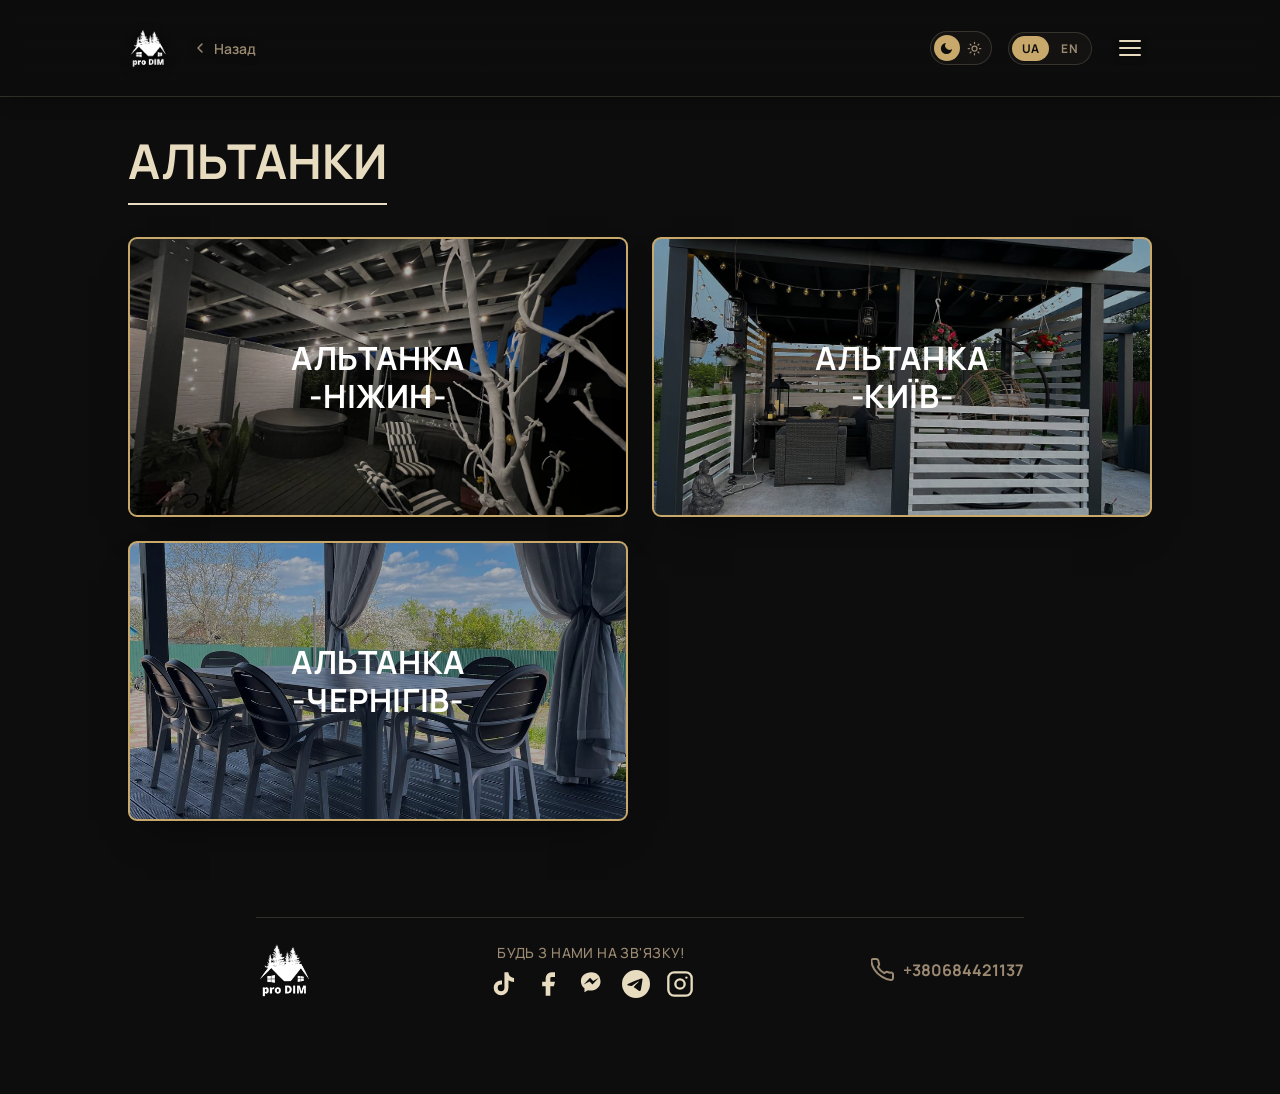
<file: altanka.html>
<!DOCTYPE html>
<html lang="uk">
<head>
<script>(function(){var t=localStorage.getItem("pd-theme");if(t==="light")document.documentElement.setAttribute("data-theme","light");})();</script>
  <meta charset="UTF-8">
  <meta name="viewport" content="width=device-width, initial-scale=1.0">
  <title>pro DIM — Альтанки</title>
  <meta name="description" content="Альтанки proDIM — дерев'яні альтанки під ключ: приклади реалізованих проєктів у різних містах.">
  <link rel="canonical" href="https://prodim.chernihiv.ua/altanka.html">
  <meta property="og:type" content="website">
  <meta property="og:title" content="pro DIM — Альтанки">
  <meta property="og:description" content="Альтанки proDIM — дерев'яні альтанки під ключ: приклади реалізованих проєктів у різних містах.">
  <meta property="og:image" content="https://prodim.chernihiv.ua/img/p-altanka.jpg">
  <meta property="og:url" content="https://prodim.chernihiv.ua/altanka.html">
  <meta name="twitter:card" content="summary_large_image">
  <link rel="apple-touch-icon" href="logo.png">
  <link rel="icon" href="logo.png" type="image/png">
  <link href="https://fonts.googleapis.com/css2?family=Manrope:wght@500;700&display=swap" rel="stylesheet">
  <link rel="stylesheet" href="common.css">
  <link rel="stylesheet" href="altanka.css">
<script src="i18n.js" defer></script>
<script src="theme.js" defer></script>
</head>
<body>

  <input type="checkbox" id="pd-nav-toggle" hidden>

  <header class="pd-header">
    <div class="pd-header-left">
    <a href="index.html" class="pd-logo"><img src="logo.png" alt="pro DIM"></a>
    <button class="pd-back" onclick="history.back()" aria-label="Назад" type="button">
      <svg width="16" height="16" viewBox="0 0 24 24" fill="none" stroke="currentColor" stroke-width="2.2" stroke-linecap="round" stroke-linejoin="round"><path d="M15 18l-6-6 6-6"/></svg>
      <span data-en="Back">Назад</span>
    </button>
    </div>
    <div class="pd-header-right">
    <div class="pd-theme-toggle">
      <span class="pd-theme-btn active" data-theme="dark" aria-label="Темна тема"><svg viewBox="0 0 24 24" fill="currentColor"><path d="M21 12.79A9 9 0 1111.21 3 7 7 0 0021 12.79z"/></svg></span>
      <span class="pd-theme-btn" data-theme="light" aria-label="Світла тема"><svg viewBox="0 0 24 24" fill="none" stroke="currentColor" stroke-width="2" stroke-linecap="round"><circle cx="12" cy="12" r="4"/><path d="M12 2v2M12 20v2M4.93 4.93l1.41 1.41M17.66 17.66l1.41 1.41M2 12h2M20 12h2M6.34 17.66l-1.41 1.41M19.07 4.93l-1.41 1.41"/></svg></span>
    </div>
    <div class="pd-lang-toggle">
      <span class="pd-lang-btn" data-lang="uk">UA</span>
      <span class="pd-lang-btn" data-lang="en">EN</span>
    </div>
    <label for="pd-nav-toggle" class="pd-burger" aria-label="Відкрити меню">
      <span></span><span></span><span></span>
    </label>
  </div>
  </header>

  <div class="pd-nav-overlay">
    <label for="pd-nav-toggle" class="pd-nav-bg" aria-label="Закрити меню"></label>
    <label for="pd-nav-toggle" class="pd-nav-close" aria-label="Закрити меню">
      <svg width="16" height="16" viewBox="0 0 24 24" fill="none" stroke="currentColor" stroke-width="2.4" stroke-linecap="round"><path d="M6 6l12 12M18 6L6 18"/></svg>
    </label>
    <nav class="pd-nav">
        <a href="index.html" data-en="Home">Головна</a>
        <a href="catalog.html" data-en="Catalog">Каталог</a>
        <a href="about.html" data-en="About us">Про нас</a>
        <a href="projects.html" data-en="Our Projects">Реалізовані проєкти</a>
        <a href="offer.html" data-en="Commercial Offer">Комерційна пропозиція</a>
        <a href="contact.html" data-en="Contact">Контакти</a>
    </nav>
  </div>


  <main class="pd-page">
    <h1 data-en="GAZEBOS">АЛЬТАНКИ</h1>
    <div class="grid">
      <a href="project.html?city=nizhyn" class="card" style="--bg:url('img/altanka-nizhyn.jpg')">
        <span data-en="GAZEBO<br>&minus;NIZHYN&minus;">АЛЬТАНКА<br>-НІЖИН-</span>
        <small></small>
      </a>
      <a href="project.html?city=kyiv" class="card" style="--bg:url('img/altanka-kyiv.jpg')">
        <span data-en="GAZEBO<br>&minus;KYIV&minus;">АЛЬТАНКА<br>-КИЇВ-</span>
        <small></small>
      </a>
      <a href="project.html?city=chernihiv" class="card center" style="--bg:url('img/altanka-chernihiv.jpg')">
        <span data-en="GAZEBO<br>&minus;CHERNIHIV&minus;">АЛЬТАНКА<br>-ЧЕРНІГІВ-</span>
        <small></small>
      </a>
    </div>
  </main>

  <footer class="pd-footer">
    <hr>
    <div class="pd-foot">
      <img src="logo.png" alt="pro DIM">
      <div class="pd-socials">
        <strong data-en="STAY IN TOUCH WITH US!">БУДЬ З НАМИ НА ЗВ'ЯЗКУ!</strong>
        <div class="pd-icons">
          <a href="https://www.tiktok.com/@prodim_?_r=1&_t=ZS-94xQqrTevDO" aria-label="TikTok"><svg width="28" height="28" viewBox="0 0 24 24" fill="currentColor"><path d="M19.59 6.69a4.83 4.83 0 01-3.77-4.25V2h-3.45v13.67a2.89 2.89 0 01-2.88 2.5 2.89 2.89 0 01-2.89-2.89 2.89 2.89 0 012.89-2.89c.28 0 .54.04.79.1V9.01a6.27 6.27 0 00-.79-.05 6.34 6.34 0 00-6.34 6.34 6.34 6.34 0 006.34 6.34 6.34 6.34 0 006.33-6.34V8.69a8.18 8.18 0 004.79 1.54V6.78a4.85 4.85 0 01-1.02-.09z"/></svg></a>
          <a href="https://www.facebook.com/share/18eHg71dXW/" aria-label="Facebook"><svg width="28" height="28" viewBox="0 0 24 24" fill="currentColor"><path d="M18 2h-3a5 5 0 00-5 5v3H7v4h3v8h4v-8h3l1-4h-4V7a1 1 0 011-1h3z"/></svg></a>
          <a href="viber://chat?number=%2B380684421138" aria-label="Viber"><svg width="28" height="28" viewBox="0 0 24 24" fill="currentColor"><path d="M11.4 2C6.27 2 2.5 5.28 2.5 9.64c0 2.44 1.15 4.64 3.04 6.09v3.27l2.97-1.63c.58.16 1.2.24 1.84.24h.05c5.13 0 8.9-3.28 8.9-7.64S16.53 2 11.4 2zm1 10.48l-2.55-2.72-4.98 2.72 5.48-5.82 2.61 2.72 4.91-2.72-5.47 5.82z"/></svg></a>
          <a href="https://t.me/makarenko93yuliia" aria-label="Telegram"><svg width="28" height="28" viewBox="0 0 24 24" fill="currentColor"><path d="M11.944 0A12 12 0 000 12a12 12 0 0012 12 12 12 0 0012-12A12 12 0 0012 0a12 12 0 00-.056 0zm4.962 7.224c.1-.002.321.023.465.14a.506.506 0 01.171.325c.016.093.036.306.02.472-.18 1.898-.96 6.502-1.36 8.627-.168.9-.499 1.201-.82 1.23-.696.065-1.225-.46-1.9-.902-1.056-.693-1.653-1.124-2.678-1.8-1.185-.78-.417-1.21.258-1.91.177-.184 3.247-2.977 3.307-3.23.007-.032.014-.15-.056-.212s-.174-.041-.249-.024c-.106.024-1.793 1.14-5.061 3.345-.48.33-.913.49-1.302.48-.428-.008-1.252-.241-1.865-.44-.752-.245-1.349-.374-1.297-.789.027-.216.325-.437.893-.663 3.498-1.524 5.83-2.529 6.998-3.014 3.332-1.386 4.025-1.627 4.476-1.635z"/></svg></a>
          <a href="https://www.instagram.com/_prodim_?igsh=MWplN2h5b3N5bXp5aQ==" aria-label="Instagram"><svg width="28" height="28" viewBox="0 0 24 24" fill="none" stroke="currentColor" stroke-width="2" stroke-linecap="round" stroke-linejoin="round"><rect x="2" y="2" width="20" height="20" rx="5"/><circle cx="12" cy="12" r="4"/><circle cx="17.5" cy="6.5" r="1" fill="currentColor" stroke="none"/></svg></a>
        </div>
      </div>
      <div class="pd-phone">
        <svg width="24" height="24" viewBox="0 0 24 24" fill="none" stroke="currentColor" stroke-width="2" stroke-linecap="round" stroke-linejoin="round"><path d="M22 16.92v3a2 2 0 01-2.18 2 19.79 19.79 0 01-8.63-3.07A19.5 19.5 0 013.4 11.5 19.79 19.79 0 01.34 2.84 2 2 0 012.33 1h3a2 2 0 012 1.72c.127.96.361 1.903.7 2.81a2 2 0 01-.45 2.11L6.91 8.9a16 16 0 006.29 6.29l1.27-.77a2 2 0 012.11-.45c.907.339 1.85.573 2.81.7A2 2 0 0122 16.92z"/></svg>
        <strong><a href="tel:+380684421137" class="pd-phone-n">+380684421137</a></strong>
      </div>
    </div>
  </footer>
</body>
</html>
</file>
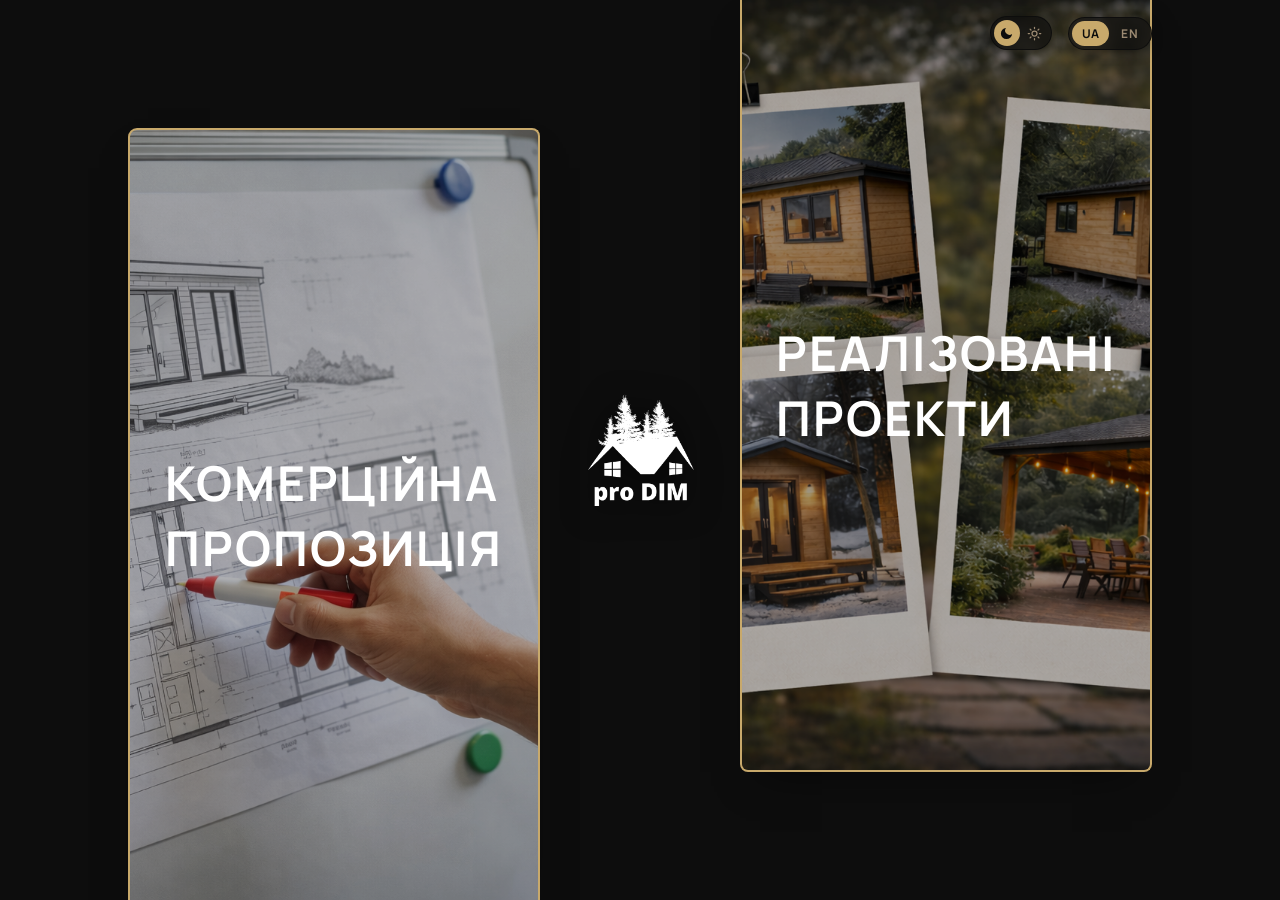
<file: catalog.html>
<!DOCTYPE html>
<html lang="uk">
<head>
<script>(function(){var t=localStorage.getItem("pd-theme");if(t==="light")document.documentElement.setAttribute("data-theme","light");})();</script>
  <meta charset="UTF-8">
  <meta name="viewport" content="width=device-width, initial-scale=1.0">
  <title>pro DIM — Каталог</title>
  <meta name="description" content="Каталог proDIM: комерційна пропозиція на модульні будинки та реалізовані проєкти — альтанки, дитячі майданчики, будиночки для саду.">
  <link rel="canonical" href="https://prodim.chernihiv.ua/catalog.html">
  <meta property="og:type" content="website">
  <meta property="og:title" content="pro DIM — Каталог">
  <meta property="og:description" content="Каталог proDIM: комерційна пропозиція на модульні будинки та реалізовані проєкти — альтанки, дитячі майданчики, будиночки для саду.">
  <meta property="og:image" content="https://prodim.chernihiv.ua/img/catalog.png">
  <meta property="og:url" content="https://prodim.chernihiv.ua/catalog.html">
  <meta name="twitter:card" content="summary_large_image">
  <link rel="apple-touch-icon" href="logo.png">
  <link rel="icon" href="logo.png" type="image/png">
  <link href="https://fonts.googleapis.com/css2?family=Manrope:wght@500;700&display=swap" rel="stylesheet">
  <link rel="stylesheet" href="common.css">
  <link rel="stylesheet" href="catalog.css">
<script src="i18n.js" defer></script>
<script src="theme.js" defer></script>
</head>
<body>

<div class="pd-floating-controls">
<div class="pd-theme-toggle">
  <span class="pd-theme-btn active" data-theme="dark" aria-label="Темна тема"><svg viewBox="0 0 24 24" fill="currentColor"><path d="M21 12.79A9 9 0 1111.21 3 7 7 0 0021 12.79z"/></svg></span>
  <span class="pd-theme-btn" data-theme="light" aria-label="Світла тема"><svg viewBox="0 0 24 24" fill="none" stroke="currentColor" stroke-width="2" stroke-linecap="round"><circle cx="12" cy="12" r="4"/><path d="M12 2v2M12 20v2M4.93 4.93l1.41 1.41M17.66 17.66l1.41 1.41M2 12h2M20 12h2M6.34 17.66l-1.41 1.41M19.07 4.93l-1.41 1.41"/></svg></span>
</div>

<div class="pd-lang-toggle">
  <span class="pd-lang-btn" data-lang="uk">UA</span>
  <span class="pd-lang-btn" data-lang="en">EN</span>
</div>
</div>


<a href="offer.html" class="card left" style="--bg:url('img/offer.png')">
    <span data-en="COMMERCIAL<br>OFFER">КОМЕРЦІЙНА<br>ПРОПОЗИЦІЯ</span>
    <small></small>
  </a>

  <a href="index.html" class="logo-wrap" aria-label="На головну">
    <img src="logo.png" alt="pro DIM">
  </a>

  <a href="projects.html" class="card right" style="--bg:url('img/projects.png')">
    <span data-en="OUR<br>PROJECTS">РЕАЛІЗОВАНІ<br>ПРОЕКТИ</span>
    <small></small>
  </a>
</body>
</html>
</file>
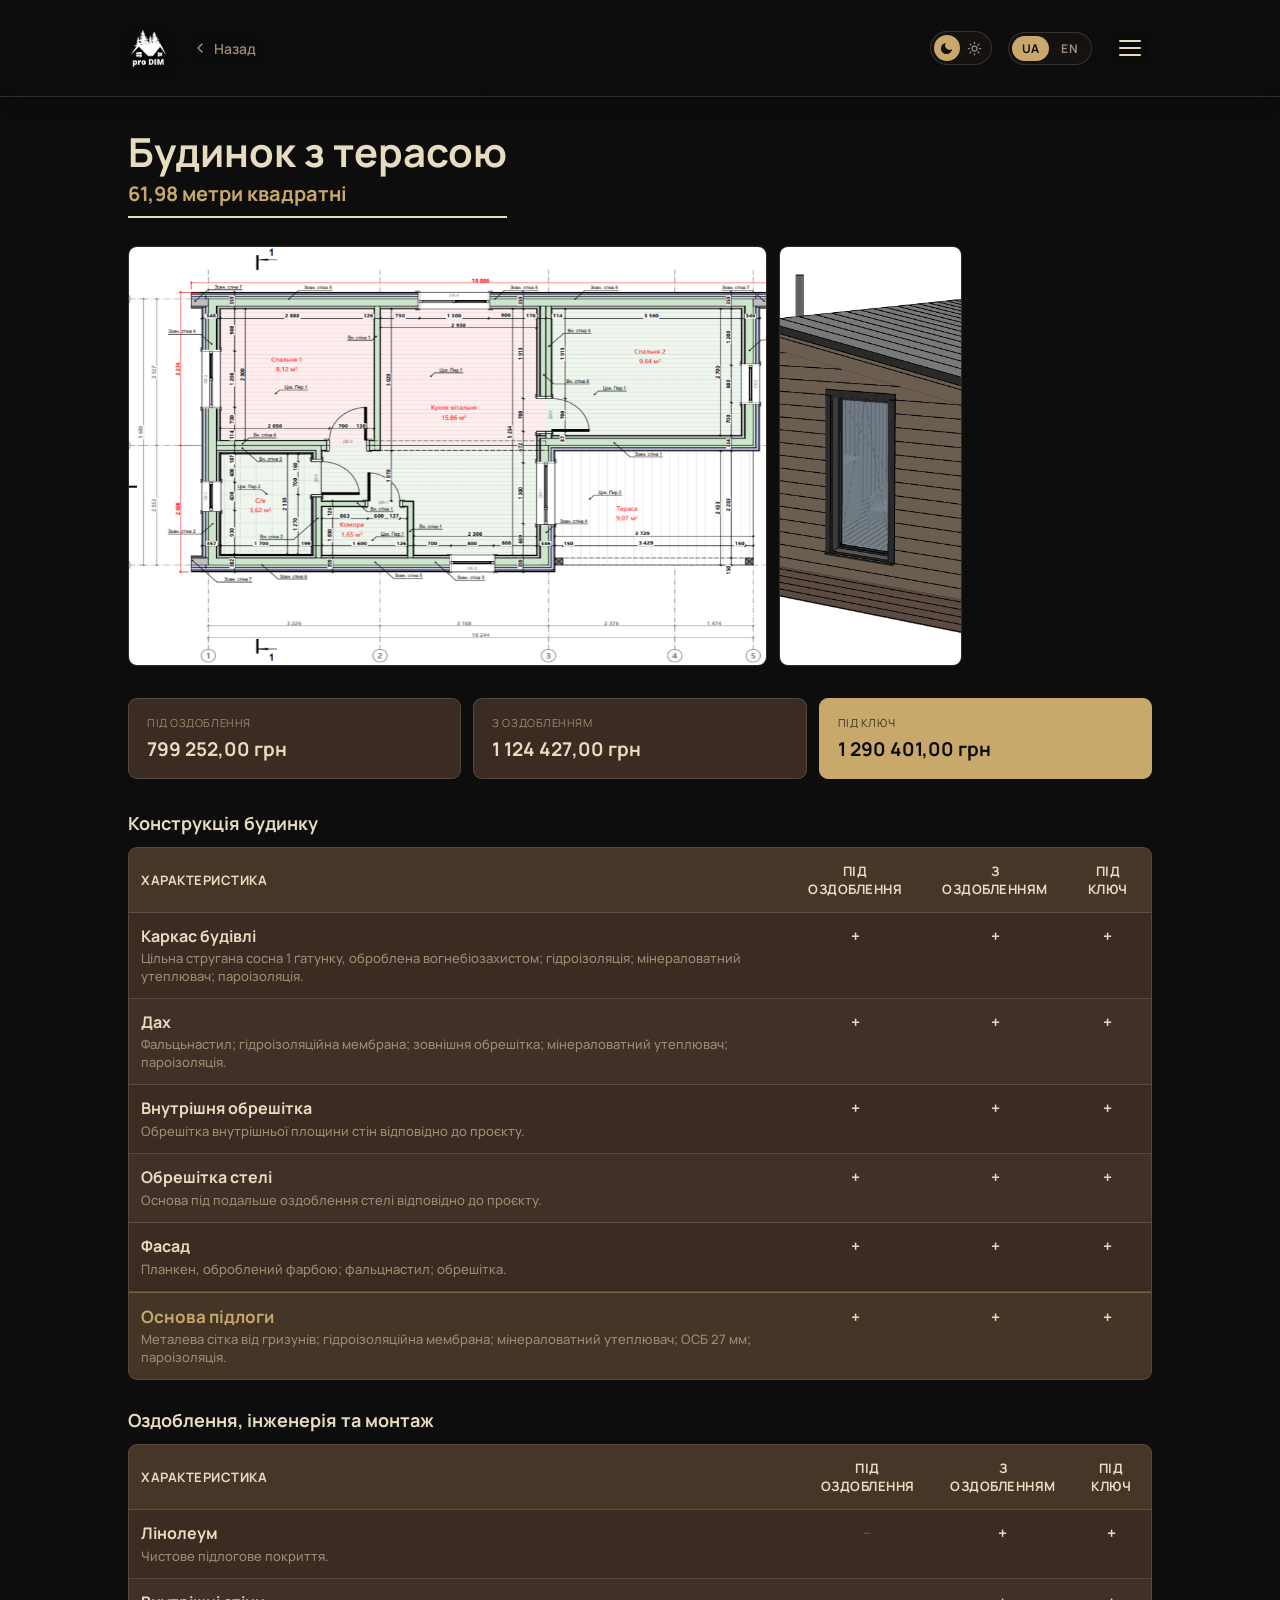
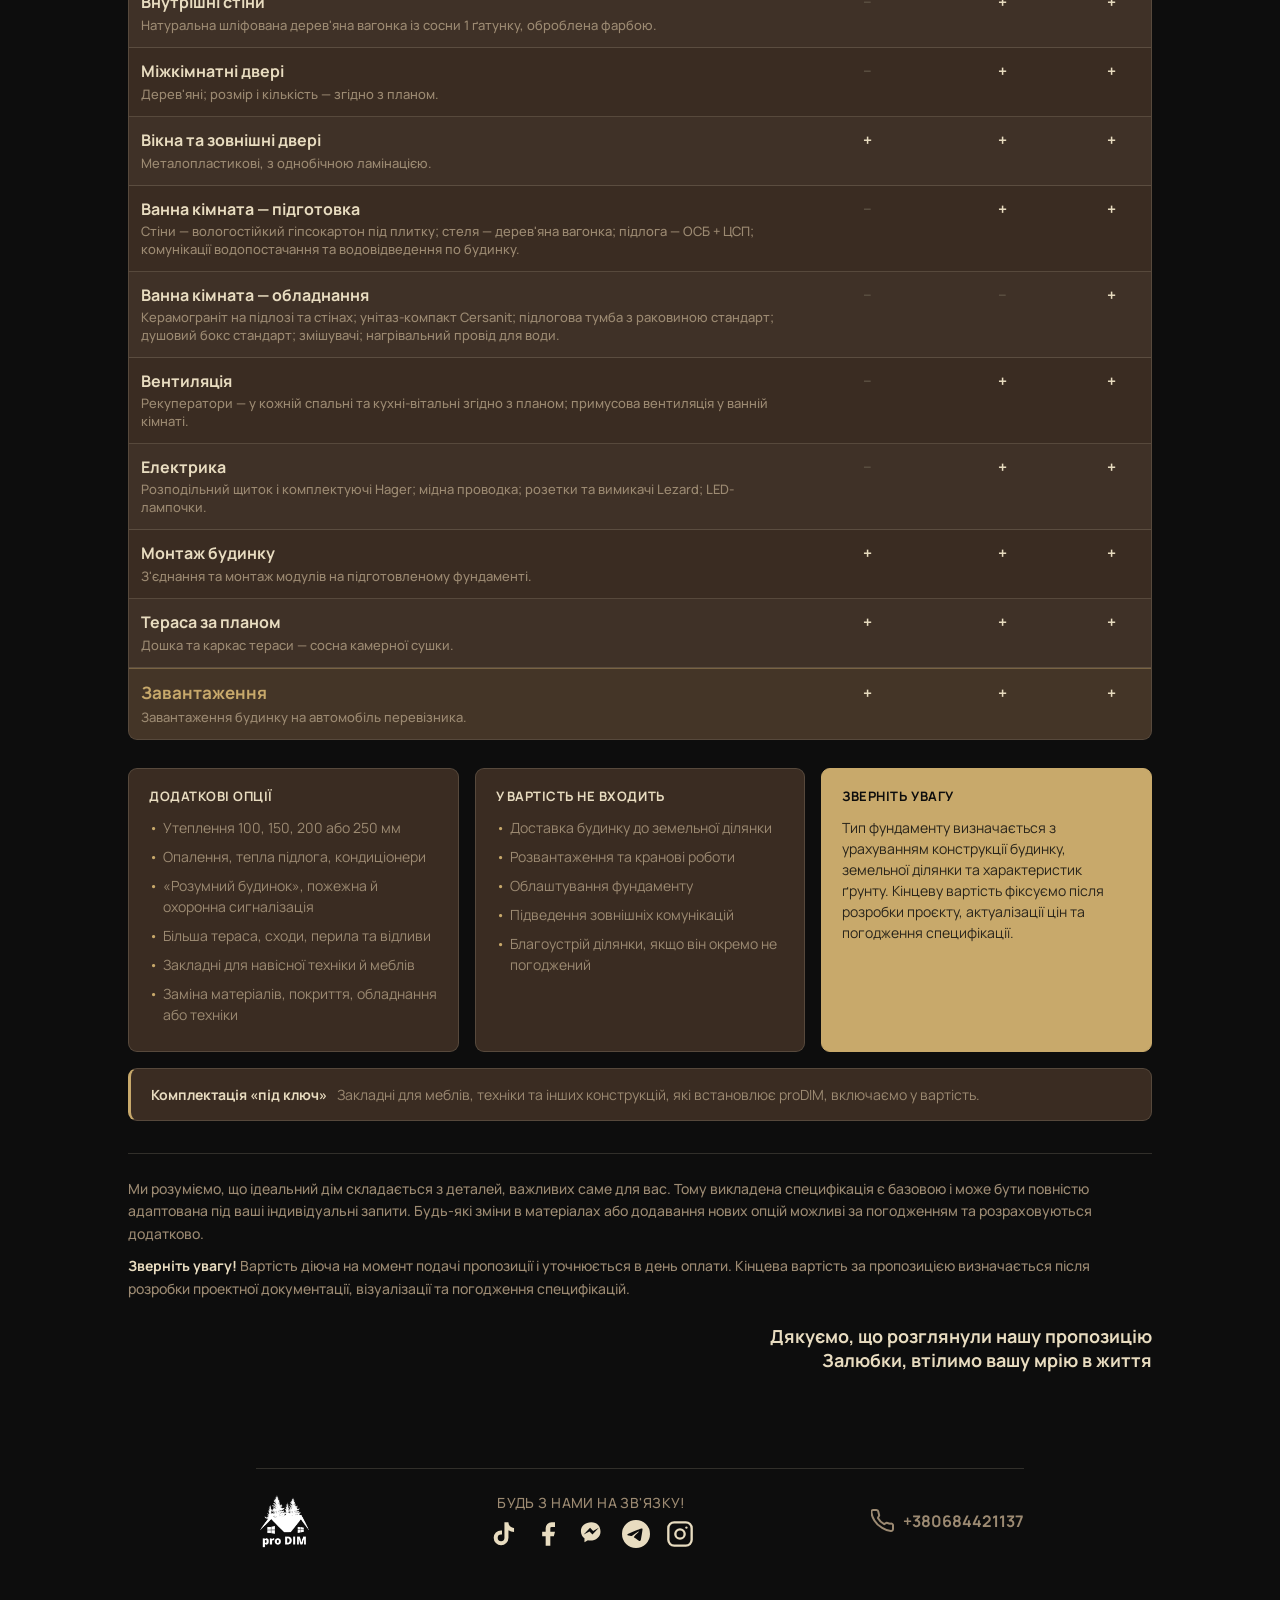
<file: house.html>
<!DOCTYPE html>
<html lang="uk">
<head>
<script>(function(){var t=localStorage.getItem("pd-theme");if(t==="light")document.documentElement.setAttribute("data-theme","light");})();</script>
<meta charset="UTF-8">
<meta name="viewport" content="width=device-width,initial-scale=1.0">
<title>pro DIM — Будинок</title>
  <meta name="description" content="Специфікації та ціни на модульні будинки proDIM — домокомплект, під оздоблення, з оздобленням або під ключ.">
  <link rel="canonical" href="https://prodim.chernihiv.ua/house.html">
  <meta property="og:type" content="website">
  <meta property="og:title" content="pro DIM — Будинок">
  <meta property="og:description" content="Специфікації та ціни на модульні будинки proDIM — домокомплект, під оздоблення, з оздобленням або під ключ.">
  <meta property="og:image" content="https://prodim.chernihiv.ua/logo.png">
  <meta property="og:url" content="https://prodim.chernihiv.ua/house.html">
  <meta name="twitter:card" content="summary_large_image">
  <link rel="apple-touch-icon" href="logo.png">
  <link rel="icon" href="logo.png" type="image/png">
<link href="https://fonts.googleapis.com/css2?family=Manrope:wght@500;700&display=swap" rel="stylesheet">
<link rel="stylesheet" href="common.css">
<link rel="stylesheet" href="house.css">
<script src="i18n.js" defer></script>
<script src="theme.js" defer></script>
</head>
<body>

<input type="checkbox" id="pd-nav-toggle" hidden>

  <header class="pd-header">
    <div class="pd-header-left">
    <a href="index.html" class="pd-logo"><img src="logo.png" alt="pro DIM"></a>
    <button class="pd-back" onclick="history.back()" aria-label="Назад" type="button">
      <svg width="16" height="16" viewBox="0 0 24 24" fill="none" stroke="currentColor" stroke-width="2.2" stroke-linecap="round" stroke-linejoin="round"><path d="M15 18l-6-6 6-6"/></svg>
      <span data-en="Back">Назад</span>
    </button>
    </div>
    <div class="pd-header-right">
    <div class="pd-theme-toggle">
      <span class="pd-theme-btn active" data-theme="dark" aria-label="Темна тема"><svg viewBox="0 0 24 24" fill="currentColor"><path d="M21 12.79A9 9 0 1111.21 3 7 7 0 0021 12.79z"/></svg></span>
      <span class="pd-theme-btn" data-theme="light" aria-label="Світла тема"><svg viewBox="0 0 24 24" fill="none" stroke="currentColor" stroke-width="2" stroke-linecap="round"><circle cx="12" cy="12" r="4"/><path d="M12 2v2M12 20v2M4.93 4.93l1.41 1.41M17.66 17.66l1.41 1.41M2 12h2M20 12h2M6.34 17.66l-1.41 1.41M19.07 4.93l-1.41 1.41"/></svg></span>
    </div>
    <div class="pd-lang-toggle">
      <span class="pd-lang-btn" data-lang="uk">UA</span>
      <span class="pd-lang-btn" data-lang="en">EN</span>
    </div>
    <label for="pd-nav-toggle" class="pd-burger" aria-label="Відкрити меню">
      <span></span><span></span><span></span>
    </label>
  </div>
  </header>

  <div class="pd-nav-overlay">
    <label for="pd-nav-toggle" class="pd-nav-bg" aria-label="Закрити меню"></label>
    <label for="pd-nav-toggle" class="pd-nav-close" aria-label="Закрити меню">
      <svg width="16" height="16" viewBox="0 0 24 24" fill="none" stroke="currentColor" stroke-width="2.4" stroke-linecap="round"><path d="M6 6l12 12M18 6L6 18"/></svg>
    </label>
    <nav class="pd-nav">
        <a href="index.html" data-en="Home">Головна</a>
        <a href="catalog.html" data-en="Catalog">Каталог</a>
        <a href="about.html" data-en="About us">Про нас</a>
        <a href="projects.html" data-en="Our Projects">Реалізовані проєкти</a>
        <a href="offer.html" data-en="Commercial Offer">Комерційна пропозиція</a>
        <a href="contact.html" data-en="Contact">Контакти</a>
    </nav>
  </div>


<main id="main-content" class="pd-page"></main>

 <footer class="pd-footer">
    <hr>
    <div class="pd-foot">
      <img src="logo.png" alt="pro DIM">
      <div class="pd-socials">
        <strong data-en="STAY IN TOUCH WITH US!">БУДЬ З НАМИ НА ЗВ'ЯЗКУ!</strong>
        <div class="pd-icons">
          <a href="https://www.tiktok.com/@prodim_?_r=1&_t=ZS-94xQqrTevDO" aria-label="TikTok"><svg width="28" height="28" viewBox="0 0 24 24" fill="currentColor"><path d="M19.59 6.69a4.83 4.83 0 01-3.77-4.25V2h-3.45v13.67a2.89 2.89 0 01-2.88 2.5 2.89 2.89 0 01-2.89-2.89 2.89 2.89 0 012.89-2.89c.28 0 .54.04.79.1V9.01a6.27 6.27 0 00-.79-.05 6.34 6.34 0 00-6.34 6.34 6.34 6.34 0 006.34 6.34 6.34 6.34 0 006.33-6.34V8.69a8.18 8.18 0 004.79 1.54V6.78a4.85 4.85 0 01-1.02-.09z"/></svg></a>
          <a href="https://www.facebook.com/share/18eHg71dXW/" aria-label="Facebook"><svg width="28" height="28" viewBox="0 0 24 24" fill="currentColor"><path d="M18 2h-3a5 5 0 00-5 5v3H7v4h3v8h4v-8h3l1-4h-4V7a1 1 0 011-1h3z"/></svg></a>
          <a href="viber://chat?number=%2B380684421138" aria-label="Viber"><svg width="28" height="28" viewBox="0 0 24 24" fill="currentColor"><path d="M11.4 2C6.27 2 2.5 5.28 2.5 9.64c0 2.44 1.15 4.64 3.04 6.09v3.27l2.97-1.63c.58.16 1.2.24 1.84.24h.05c5.13 0 8.9-3.28 8.9-7.64S16.53 2 11.4 2zm1 10.48l-2.55-2.72-4.98 2.72 5.48-5.82 2.61 2.72 4.91-2.72-5.47 5.82z"/></svg></a>
          <a href="https://t.me/makarenko93yuliia" aria-label="Telegram"><svg width="28" height="28" viewBox="0 0 24 24" fill="currentColor"><path d="M11.944 0A12 12 0 000 12a12 12 0 0012 12 12 12 0 0012-12A12 12 0 0012 0a12 12 0 00-.056 0zm4.962 7.224c.1-.002.321.023.465.14a.506.506 0 01.171.325c.016.093.036.306.02.472-.18 1.898-.96 6.502-1.36 8.627-.168.9-.499 1.201-.82 1.23-.696.065-1.225-.46-1.9-.902-1.056-.693-1.653-1.124-2.678-1.8-1.185-.78-.417-1.21.258-1.91.177-.184 3.247-2.977 3.307-3.23.007-.032.014-.15-.056-.212s-.174-.041-.249-.024c-.106.024-1.793 1.14-5.061 3.345-.48.33-.913.49-1.302.48-.428-.008-1.252-.241-1.865-.44-.752-.245-1.349-.374-1.297-.789.027-.216.325-.437.893-.663 3.498-1.524 5.83-2.529 6.998-3.014 3.332-1.386 4.025-1.627 4.476-1.635z"/></svg></a>
          <a href="https://www.instagram.com/_prodim_?igsh=MWplN2h5b3N5bXp5aQ==" aria-label="Instagram"><svg width="28" height="28" viewBox="0 0 24 24" fill="none" stroke="currentColor" stroke-width="2" stroke-linecap="round" stroke-linejoin="round"><rect x="2" y="2" width="20" height="20" rx="5"/><circle cx="12" cy="12" r="4"/><circle cx="17.5" cy="6.5" r="1" fill="currentColor" stroke="none"/></svg></a>
        </div>
      </div>
      <div class="pd-phone">
        <svg width="24" height="24" viewBox="0 0 24 24" fill="none" stroke="currentColor" stroke-width="2" stroke-linecap="round" stroke-linejoin="round"><path d="M22 16.92v3a2 2 0 01-2.18 2 19.79 19.79 0 01-8.63-3.07A19.5 19.5 0 013.4 11.5 19.79 19.79 0 01.34 2.84 2 2 0 012.33 1h3a2 2 0 012 1.72c.127.96.361 1.903.7 2.81a2 2 0 01-.45 2.11L6.91 8.9a16 16 0 006.29 6.29l1.27-.77a2 2 0 012.11-.45c.907.339 1.85.573 2.81.7A2 2 0 0122 16.92z"/></svg>
        <strong><a href="tel:+380684421137" class="pd-phone-n">+380684421137</a></strong>
      </div>
    </div>
  </footer>

<script>
const SHARED_TABLE_1 = {
  title: "Конструкція будинку", titleEn: "House construction",
  headers: ["Характеристика","Під оздоблення","З оздобленням","Під ключ"],
  headersEn: ["Feature","Ready for finishing","Finished","Turnkey"],
  rows: [
    {name:"Каркас будівлі", nameEn:"Building frame",
     desc:"Цільна стругана сосна 1 ґатунку, оброблена вогнебіозахистом; гідроізоляція; мінераловатний утеплювач; пароізоляція.",
     descEn:"Solid planed grade-1 pine, fire- and bio-protection treated; waterproofing; mineral wool insulation; vapor barrier.",
     vals:["+","+","+"]},
    {name:"Дах", nameEn:"Roof",
     desc:"Фальцьнастил; гідроізоляційна мембрана; зовнішня обрешітка; мінераловатний утеплювач; пароізоляція.",
     descEn:"Standing-seam roofing; waterproofing membrane; exterior battens; mineral wool insulation; vapor barrier.",
     vals:["+","+","+"]},
    {name:"Внутрішня обрешітка", nameEn:"Interior battens",
     desc:"Обрешітка внутрішньої площини стін відповідно до проєкту.",
     descEn:"Battens across the interior wall surface per the design.",
     vals:["+","+","+"]},
    {name:"Обрешітка стелі", nameEn:"Ceiling battens",
     desc:"Основа під подальше оздоблення стелі відповідно до проєкту.",
     descEn:"Base for further ceiling finishing per the design.",
     vals:["+","+","+"]},
    {name:"Фасад", nameEn:"Facade",
     desc:"Планкен, оброблений фарбою; фальцнастил; обрешітка.",
     descEn:"Painted plank cladding; standing-seam trim; battens.",
     vals:["+","+","+"]},
    {name:"Основа підлоги", nameEn:"Floor base",
     desc:"Металева сітка від гризунів; гідроізоляційна мембрана; мінераловатний утеплювач; ОСБ 27 мм; пароізоляція.",
     descEn:"Metal rodent mesh; waterproofing membrane; mineral wool insulation; 27mm OSB; vapor barrier.",
     vals:["+","+","+"]},
  ]
};

const SHARED_TABLE_2 = {
  title: "Оздоблення, інженерія та монтаж", titleEn: "Finishing, engineering and installation",
  headers: ["Характеристика","Під оздоблення","З оздобленням","Під ключ"],
  headersEn: ["Feature","Ready for finishing","Finished","Turnkey"],
  rows: [
    {name:"Лінолеум", nameEn:"Linoleum",
     desc:"Чистове підлогове покриття.", descEn:"Finish flooring.",
     vals:["−","+","+"]},
    {name:"Внутрішні стіни", nameEn:"Interior walls",
     desc:"Натуральна шліфована дерев'яна вагонка із сосни 1 ґатунку, оброблена фарбою.",
     descEn:"Natural sanded grade-1 pine paneling, painted.",
     vals:["−","+","+"]},
    {name:"Міжкімнатні двері", nameEn:"Interior doors",
     desc:"Дерев'яні; розмір і кількість — згідно з планом.",
     descEn:"Wooden; size and quantity per the floor plan.",
     vals:["−","+","+"]},
    {name:"Вікна та зовнішні двері", nameEn:"Windows and exterior doors",
     desc:"Металопластикові, з однобічною ламінацією.",
     descEn:"PVC, single-side laminated.",
     vals:["+","+","+"]},
    {name:"Ванна кімната — підготовка", nameEn:"Bathroom — preparation",
     desc:"Стіни — вологостійкий гіпсокартон під плитку; стеля — дерев'яна вагонка; підлога — ОСБ + ЦСП; комунікації водопостачання та водовідведення по будинку.",
     descEn:"Walls — moisture-resistant drywall for tiling; ceiling — wood paneling; floor — OSB + cement board; water supply and drainage routed through the house.",
     vals:["−","+","+"]},
    {name:"Ванна кімната — обладнання", nameEn:"Bathroom — fixtures",
     desc:"Керамограніт на підлозі та стінах; унітаз-компакт Cersanit; підлогова тумба з раковиною стандарт; душовий бокс стандарт; змішувачі; нагрівальний провід для води.",
     descEn:"Porcelain tile on floor and walls; Cersanit compact toilet; standard vanity with sink; standard shower enclosure; mixer taps; water heating cable.",
     vals:["−","−","+"]},
    {name:"Вентиляція", nameEn:"Ventilation",
     desc:"Рекуператори — у кожній спальні та кухні-вітальні згідно з планом; примусова вентиляція у ванній кімнаті.",
     descEn:"Heat-recovery units in every bedroom and the kitchen-living room per the plan; forced ventilation in the bathroom.",
     vals:["−","+","+"]},
    {name:"Електрика", nameEn:"Electrical",
     desc:"Розподільний щиток і комплектуючі Hager; мідна проводка; розетки та вимикачі Lezard; LED-лампочки.",
     descEn:"Hager distribution panel and components; copper wiring; Lezard outlets and switches; LED bulbs.",
     vals:["−","+","+"]},
    {name:"Монтаж будинку", nameEn:"House assembly",
     desc:"З'єднання та монтаж модулів на підготовленому фундаменті.",
     descEn:"Joining and installing the modules on the prepared foundation.",
     vals:["+","+","+"]},
    {name:"Тераса за планом", nameEn:"Terrace per plan",
     desc:"Дошка та каркас тераси — сосна камерної сушки.",
     descEn:"Decking boards and terrace frame — kiln-dried pine.",
     vals:["+","+","+"]},
    {name:"Завантаження", nameEn:"Loading",
     desc:"Завантаження будинку на автомобіль перевізника.",
     descEn:"Loading the house onto the carrier's truck.",
     vals:["+","+","+"]},
  ]
};

/* ── Сторінка 32: що можна змінити / що не входить / зверніть увагу (спільне для всіх) ── */
const CHANGE_INFO = {
  optionsTitle:"Додаткові опції", optionsTitleEn:"Additional options",
  options:[
    "Утеплення 100, 150, 200 або 250 мм",
    "Опалення, тепла підлога, кондиціонери",
    "«Розумний будинок», пожежна й охоронна сигналізація",
    "Більша тераса, сходи, перила та відливи",
    "Закладні для навісної техніки й меблів",
    "Заміна матеріалів, покриття, обладнання або техніки"
  ],
  optionsEn:[
    "100, 150, 200 or 250mm insulation",
    "Heating, underfloor heating, air conditioning",
    "Smart-home, fire and security alarm systems",
    "A larger terrace, stairs, railings and drip caps",
    "Embedded fixings for mounted equipment and furniture",
    "Substituting materials, finishes, equipment or appliances"
  ],
  notIncludedTitle:"У вартість не входить", notIncludedTitleEn:"Not included in the price",
  notIncluded:[
    "Доставка будинку до земельної ділянки",
    "Розвантаження та кранові роботи",
    "Облаштування фундаменту",
    "Підведення зовнішніх комунікацій",
    "Благоустрій ділянки, якщо він окремо не погоджений"
  ],
  notIncludedEn:[
    "Delivering the house to the plot",
    "Unloading and crane work",
    "Foundation works",
    "Bringing utilities to the site",
    "Landscaping, unless separately agreed"
  ],
  attentionTitle:"Зверніть увагу", attentionTitleEn:"Please note",
  attentionText:"Тип фундаменту визначається з урахуванням конструкції будинку, земельної ділянки та характеристик ґрунту. Кінцеву вартість фіксуємо після розробки проєкту, актуалізації цін та погодження специфікації.",
  attentionTextEn:"The foundation type is determined based on the house design, the plot, and soil characteristics. The final price is fixed after the design is developed, prices are updated, and the specification is agreed.",
  turnkeyTitle:"Комплектація «під ключ»", turnkeyTitleEn:"\u201cTurnkey\u201d package",
  turnkeyText:"Закладні для меблів, техніки та інших конструкцій, які встановлює proDIM, включаємо у вартість.",
  turnkeyTextEn:"We include in the price the embedded fixings for furniture, appliances and other fittings that proDIM installs."
};

const SHARED_NOTICE = [
  "Ми розуміємо, що ідеальний дім складається з деталей, важливих саме для вас. Тому викладена специфікація є базовою і може бути повністю адаптована під ваші індивідуальні запити. Будь-які зміни в матеріалах або додавання нових опцій можливі за погодженням та розраховуються додатково.",
  "<strong>Зверніть увагу!</strong> Вартість діюча на момент подачі пропозиції і уточнюється в день оплати. Кінцева вартість за пропозицією визначається після розробки проектної документації, візуалізації та погодження специфікацій."
];
const SHARED_NOTICE_EN = [
  "We understand that a perfect home is made of details that matter to you specifically. So this specification is a baseline and can be fully adapted to your individual requests. Any changes to materials or added options are possible by agreement and are calculated separately.",
  "<strong>Please note!</strong> Pricing is valid at the time the offer is issued and is confirmed on the day of payment. The final price is determined after the design documentation, visualization and specification are agreed upon."
];
const SHARED_THANKS = "Дякуємо, що розглянули нашу пропозицію\nЗалюбки, втілимо вашу мрію в життя";
const SHARED_THANKS_EN = "Thank you for reviewing our offer\nWe'd love to bring your dream to life";

const DATA = {
  house61: {
    title: "Будинок з терасою", subtitle: "61,98 метри квадратні",
    titleEn: "House with a terrace", subtitleEn: "61.98 m\u00b2",
    media: ["img/spec-61.png"],
    price: ["799 252,00","1 124 427,00","1 290 401,00"],
    extraText: [
      {type:"h3",text:"Додаткові опції:",textEn:"Additional options:"},
      {type:"ul",items:["Утеплення 150 мм – 172 255,00 грн","Утеплення 200 мм – 344 511,00 грн"],
       itemsEn:["150mm insulation \u2014 UAH 172,255.00","200mm insulation \u2014 UAH 344,511.00"]},
      {type:"h3",text:"У вартість не входить:",textEn:"Not included in the price:"},
      {type:"ul",items:["Розвантаження будинку","Фундамент (Металеві паль/бетоновані труби, геотекстиль, щебінь, бетонування) – орієнтовна вартість 79 500,00 грн","Тераса (Терасна дошка, сосна камерної сушки/фундамент під терасу; каркас тераси – сосна камерної сушки)"],
       itemsEn:["Unloading the house","Foundation (steel piles/concrete-filled pipes, geotextile, gravel, concreting) \u2014 estimated cost UAH 79,500.00","Terrace (decking boards, kiln-dried pine / terrace foundation; terrace frame \u2014 kiln-dried pine)"]},
    ],
    extraImg: "img/spec-61(2).png",
    notice: SHARED_NOTICE, noticeEn: SHARED_NOTICE_EN,
    thanks: SHARED_THANKS, thanksEn: SHARED_THANKS_EN
  },
  house29: {
    title: "Будинок з одного модуля", subtitle: "29,75 метри квадратні",
    titleEn: "Single-module house", subtitleEn: "29.75 m\u00b2",
    media: ["img/spec-29.png"],
    price: ["449 400,00","632 238,00","725 561,00"],
    extraText: [
      {type:"h3",text:"Додаткові опції:",textEn:"Additional options:"},
      {type:"ul",items:["Утеплення 150 мм – 96 855,00 грн","Утеплення 200 мм – 193 710,00 грн"],
       itemsEn:["150mm insulation \u2014 UAH 96,855.00","200mm insulation \u2014 UAH 193,710.00"]},
      {type:"h3",text:"У вартість не входить:",textEn:"Not included in the price:"},
      {type:"ul",items:["Розвантаження будинку","Фундамент (Металеві паль/бетоновані труби, геотекстиль, щебінь, бетонування) – орієнтовна вартість 44 625,00 грн","Тераса (Терасна дошка, сосна камерної сушки/фундамент під терасу; каркас тераси – сосна камерної сушки)"],
       itemsEn:["Unloading the house","Foundation (steel piles/concrete-filled pipes, geotextile, gravel, concreting) \u2014 estimated cost UAH 44,625.00","Terrace (decking boards, kiln-dried pine / terrace foundation; terrace frame \u2014 kiln-dried pine)"]},
    ],
    notice: SHARED_NOTICE, noticeEn: SHARED_NOTICE_EN,
    thanks: SHARED_THANKS, thanksEn: SHARED_THANKS_EN
  },
  house24: {
    title: "Будинок з одного модуля", subtitle: "24 метри квадратні",
    titleEn: "Single-module house", subtitleEn: "24 m\u00b2",
    media: ["img/spec-24.png"],
    price: ["362 541,00","510 041,00","585 327,00"],
    extraText: [
      {type:"h3",text:"Додаткові опції:",textEn:"Additional options:"},
      {type:"ul",items:["Утеплення 150 мм – 78 135,00 грн","Утеплення 200 мм – 156 270,00 грн"],
       itemsEn:["150mm insulation \u2014 UAH 78,135.00","200mm insulation \u2014 UAH 156,270.00"]},
      {type:"h3",text:"У вартість не входить:",textEn:"Not included in the price:"},
      {type:"ul",items:["Розвантаження будинку","Фундамент (Металеві паль/бетоновані труби, геотекстиль, щебінь, бетонування) – орієнтовна вартість 36 000,00 грн","Тераса (Терасна дошка, сосна камерної сушки/фундамент під терасу; каркас тераси – сосна камерної сушки)"],
       itemsEn:["Unloading the house","Foundation (steel piles/concrete-filled pipes, geotextile, gravel, concreting) \u2014 estimated cost UAH 36,000.00","Terrace (decking boards, kiln-dried pine / terrace foundation; terrace frame \u2014 kiln-dried pine)"]},
    ],
    notice: SHARED_NOTICE, noticeEn: SHARED_NOTICE_EN,
    thanks: SHARED_THANKS, thanksEn: SHARED_THANKS_EN
  },
  house84: {
    title: "Будинок з терасою", subtitle: "84,83 метри квадратні",
    titleEn: "House with a terrace", subtitleEn: "84.83 m\u00b2",
    media: ["img/spec-84.png"],
    price: ["1 095 750,00","1 541 550,00","1 829 098,00"],
    extraText: [
      {type:"h3",text:"Додаткові опції:",textEn:"Additional options:"},
      {type:"ul",items:["Утеплення 150 мм – 236 200,00 грн","Утеплення 200 мм – 472 300,00 грн"],
       itemsEn:["150mm insulation \u2014 UAH 236,200.00","200mm insulation \u2014 UAH 472,300.00"]},
      {type:"h3",text:"У вартість не входить:",textEn:"Not included in the price:"},
      {type:"ul",items:["Розвантаження будинку","Фундамент (Металеві паль/бетоновані труби, геотекстиль, щебінь, бетонування) – орієнтовна вартість 109 500,00 грн","Тераса (Терасна дошка, сосна камерної сушки/фундамент під терасу; каркас тераси – сосна камерної сушки)"],
       itemsEn:["Unloading the house","Foundation (steel piles/concrete-filled pipes, geotextile, gravel, concreting) \u2014 estimated cost UAH 109,500.00","Terrace (decking boards, kiln-dried pine / terrace foundation; terrace frame \u2014 kiln-dried pine)"]},
    ],
    extraImg: "img/spec-84(2).png",
    notice: SHARED_NOTICE, noticeEn: SHARED_NOTICE_EN,
    thanks: SHARED_THANKS, thanksEn: SHARED_THANKS_EN
  },

  /* ===== 8 нових моделей — з каталогу proDIM 2026 ===== */
  mini: {
    title:"МІНІ", subtitle:"22,40 метри квадратні", titleEn:"MINI", subtitleEn:"22.40 m\u00b2",
    tagline:"Мінімум площі — усе необхідне для проживання",
    taglineEn:"Minimal footprint — everything you need to live",
    description:"Найкомпактніший будинок у каталозі. Підійде для дачі, гостьового проживання, орендного бізнесу або першого власного простору.",
    descriptionEn:"The most compact house in the catalog. Great for a country house, guest stays, rental business, or your first own space.",
    dims:"7,00 × 3,20 м", dimsEn:"7.00 \u00d7 3.20 m", terrace:"немає", terraceEn:"none", bedrooms:"студія", bedroomsEn:"studio",
    rooms:"Житлова зона - 15,33 м²; санвузол - 2,63 м².",
    roomsEn:"Living area \u2014 15.33 m\u00b2; bathroom \u2014 2.63 m\u00b2.",
    advantages:"Один модуль; швидкий монтаж; зручний формат для невеликої ділянки.",
    advantagesEn:"One module; fast installation; a convenient format for a small plot.",
    insulation:"150 мм", insulationEn:"150 mm",
    media:["img/models/mini-cover.jpg"],
    blueprint: "img/models/mini-blueprint.jpg",
    price:["497 816,00","753 762,00","873 555,00"],
    notice: SHARED_NOTICE, noticeEn: SHARED_NOTICE_EN,
    thanks: SHARED_THANKS, thanksEn: SHARED_THANKS_EN
  },
  ruta: {
    title:"РУТА", subtitle:"32,20 метри квадратні", titleEn:"RUTA", subtitleEn:"32.20 m\u00b2",
    tagline:"Окрема спальня у компактному форматі",
    taglineEn:"A separate bedroom in a compact format",
    description:"Практичний будинок для однієї людини або пари. Є окрема спальня, кухня-вітальня, санвузол і невеликий передпокій.",
    descriptionEn:"A practical house for one person or a couple. Features a separate bedroom, kitchen-living room, bathroom and a small entryway.",
    dims:"3,30 × 9,02 м", dimsEn:"3.30 \u00d7 9.02 m", terrace:"немає", terraceEn:"none", bedrooms:"1", bedroomsEn:"1",
    rooms:"Спальня - 7,08 м²; кухня-вітальня - 11,37 м²; санвузол - 2,73 м²; передпокій - 2,17 м².",
    roomsEn:"Bedroom \u2014 7.08 m\u00b2; kitchen-living room \u2014 11.37 m\u00b2; bathroom \u2014 2.73 m\u00b2; entryway \u2014 2.17 m\u00b2.",
    advantages:"Один модуль; окрема спальня; повноцінна кухня-вітальня.",
    advantagesEn:"One module; a separate bedroom; a full kitchen-living room.",
    insulation:"стіни 150 мм; дах і підлога 200 мм", insulationEn:"walls 150 mm; roof and floor 200 mm",
    media:["img/models/ruta-cover.jpg"],
    blueprint: "img/models/ruta-blueprint.jpg",
    price:["667 903,00","1 011 297,00","1 142 978,00"],
    notice: SHARED_NOTICE, noticeEn: SHARED_NOTICE_EN,
    thanks: SHARED_THANKS, thanksEn: SHARED_THANKS_EN
  },
  lishchyna: {
    title:"ЛІЩИНА", subtitle:"36,05 метри квадратні", titleEn:"LISHCHYNA", subtitleEn:"36.05 m\u00b2",
    tagline:"Одна спальня та простора відкрита тераса",
    taglineEn:"One bedroom and a spacious open terrace",
    description:"Компактний будинок для відпочинку, орендного бізнесу або проживання пари. Велика тераса продовжує кухню-вітальню.",
    descriptionEn:"A compact house for a getaway, rental business, or a couple. A large terrace extends the kitchen-living room.",
    dims:"6,65 × 7,60 м", dimsEn:"6.65 \u00d7 7.60 m", terrace:"16,51 м²", terraceEn:"16.51 m\u00b2", bedrooms:"1", bedroomsEn:"1",
    rooms:"Спальня - 9,00 м²; кухня-вітальня - 13,70 м²; санвузол - 4,32 м²; тераса - 16,51 м².",
    roomsEn:"Bedroom \u2014 9.00 m\u00b2; kitchen-living room \u2014 13.70 m\u00b2; bathroom \u2014 4.32 m\u00b2; terrace \u2014 16.51 m\u00b2.",
    advantages:"Велика тераса; окрема спальня; зручний формат для бази відпочинку.",
    advantagesEn:"A large terrace; a separate bedroom; a convenient format for a rental retreat.",
    insulation:"150 мм", insulationEn:"150 mm",
    media:["img/models/lishchyna-cover.jpg"],
    blueprint: "img/models/lishchyna-blueprint.jpg",
    extraImg:"img/models/lishchyna-realized.jpg",
    gallery: ["img/models/lishchyna-detail-tl.jpg","img/models/lishchyna-detail-tr.jpg","img/models/lishchyna-detail-bl.jpg","img/models/lishchyna-detail-br.jpg"],
    price:["846 821,00","1 231 273,00","1 368 535,00"],
    notice: SHARED_NOTICE, noticeEn: SHARED_NOTICE_EN,
    thanks: SHARED_THANKS, thanksEn: SHARED_THANKS_EN
  },
  verba: {
    title:"ВЕРБА", subtitle:"42,84 метри квадратні", titleEn:"VERBA", subtitleEn:"42.84 m\u00b2",
    tagline:"Простора кухня-вітальня та велика тераса",
    taglineEn:"A spacious kitchen-living room and a large terrace",
    description:"Збалансований проєкт з окремою спальнею, просторою кухнею-вітальнею та великою терасою для щоденного відпочинку.",
    descriptionEn:"A balanced design with a separate bedroom, a spacious kitchen-living room, and a large terrace for everyday relaxation.",
    dims:"7,30 × 8,06 м", dimsEn:"7.30 \u00d7 8.06 m", terrace:"18,12 м²", terraceEn:"18.12 m\u00b2", bedrooms:"1", bedroomsEn:"1",
    rooms:"Спальня - 11,47 м²; кухня-вітальня - 16,69 м²; санвузол - 4,80 м²; тераса - 18,12 м².",
    roomsEn:"Bedroom \u2014 11.47 m\u00b2; kitchen-living room \u2014 16.69 m\u00b2; bathroom \u2014 4.80 m\u00b2; terrace \u2014 18.12 m\u00b2.",
    advantages:"Простора спальня; велика тераса; комфортний сімейний формат.",
    advantagesEn:"A spacious bedroom; a large terrace; a comfortable family format.",
    insulation:"150 мм", insulationEn:"150 mm",
    media:["img/models/verba-cover.jpg"],
    blueprint: "img/models/verba-blueprint.jpg",
    extraImg:"img/models/verba-realized.jpg",
    gallery: ["img/models/verba-detail-top.jpg","img/models/verba-detail-bottom.jpg"],
    price:["997 322,00","1 454 185,00","1 601 290,00"],
    notice: SHARED_NOTICE, noticeEn: SHARED_NOTICE_EN,
    thanks: SHARED_THANKS, thanksEn: SHARED_THANKS_EN
  },
  cheremsha: {
    title:"ЧЕРЕМША", subtitle:"52,91 метри квадратні", titleEn:"CHEREMSHA", subtitleEn:"52.91 m\u00b2",
    tagline:"Дві спальні, комора та тераса",
    taglineEn:"Two bedrooms, a storage room and a terrace",
    description:"Компактний сімейний будинок із двома окремими спальнями. Комора доповнює планування, а тераса поєднує кухню-вітальню з подвір'ям.",
    descriptionEn:"A compact family house with two separate bedrooms. A storage room rounds out the layout, and a terrace connects the kitchen-living room to the yard.",
    dims:"5,68 × 10,24 м", dimsEn:"5.68 \u00d7 10.24 m", terrace:"9,07 м²", terraceEn:"9.07 m\u00b2", bedrooms:"2", bedroomsEn:"2",
    rooms:"Спальні - 8,12 і 9,64 м²; кухня-вітальня - 15,86 м²; санвузол - 3,62 м²; комора - 1,65 м²; тераса - 9,07 м².",
    roomsEn:"Bedrooms \u2014 8.12 and 9.64 m\u00b2; kitchen-living room \u2014 15.86 m\u00b2; bathroom \u2014 3.62 m\u00b2; storage room \u2014 1.65 m\u00b2; terrace \u2014 9.07 m\u00b2.",
    advantages:"Дві спальні; окрема комора; компактне сімейне планування.",
    advantagesEn:"Two bedrooms; a separate storage room; a compact family layout.",
    insulation:"стіни 150 мм; дах і підлога 200 мм", insulationEn:"walls 150 mm; roof and floor 200 mm",
    media:["img/models/cheremsha-cover.jpg"],
    blueprint: "img/models/cheremsha-blueprint.jpg",
    extraImg:"img/models/cheremsha-realized.jpg",
    gallery: ["img/models/cheremsha-detail-1-top.jpg","img/models/cheremsha-detail-1-bottom.jpg","img/models/cheremsha-detail-2-top.jpg","img/models/cheremsha-detail-2-bottom.jpg"],
    price:["1 151 897,00","1 716 151,00","1 877 855,00"],
    notice: SHARED_NOTICE, noticeEn: SHARED_NOTICE_EN,
    thanks: SHARED_THANKS, thanksEn: SHARED_THANKS_EN
  },
  obriy: {
    title:"ОБРІЙ", subtitle:"70,17 метри квадратні", titleEn:"OBRIY", subtitleEn:"70.17 m\u00b2",
    tagline:"Широкі проходи та простір для комфортного пересування",
    taglineEn:"Wide passages and room for comfortable movement",
    description:"Проєкт розроблений з урахуванням потреб маломобільних людей: простора кухня-вітальня, збільшений санвузол і можливість безпорогового виходу.",
    descriptionEn:"Designed with the needs of people with limited mobility in mind: a spacious kitchen-living room, an enlarged bathroom, and a step-free exit.",
    dims:"7,51 × 11,30 м", dimsEn:"7.51 \u00d7 11.30 m", terrace:"18,63 м²", terraceEn:"18.63 m\u00b2", bedrooms:"1", bedroomsEn:"1",
    rooms:"Спальня - 16,04 м²; кухня-вітальня - 27,67 м²; санвузол - 11,26 м²; тераса - 18,63 м².",
    roomsEn:"Bedroom \u2014 16.04 m\u00b2; kitchen-living room \u2014 27.67 m\u00b2; bathroom \u2014 11.26 m\u00b2; terrace \u2014 18.63 m\u00b2.",
    advantages:"Збільшений санвузол; широкі проходи; можливість безпорогового виходу.",
    advantagesEn:"An enlarged bathroom; wide passages; a step-free exit.",
    insulation:"стіни 150 мм; дах і підлога 200 мм", insulationEn:"walls 150 mm; roof and floor 200 mm",
    media:["img/models/obriy-cover.jpg"],
    blueprint: "img/models/obriy-blueprint.jpg",
    extraImg:"img/models/obriy-realized.jpg",
    gallery: ["img/models/obriy-detail-1-tl.jpg","img/models/obriy-detail-1-tr.jpg","img/models/obriy-detail-1-bl.jpg","img/models/obriy-detail-1-br.jpg","img/models/obriy-detail-2-tl.jpg","img/models/obriy-detail-2-tr.jpg","img/models/obriy-detail-2-bl.jpg","img/models/obriy-detail-2-br.jpg"],
    price:["1 567 270,00","2 315 591,00","2 782 317,00"],
    notice: SHARED_NOTICE, noticeEn: SHARED_NOTICE_EN,
    thanks: SHARED_THANKS, thanksEn: SHARED_THANKS_EN
  },
  rodyna: {
    title:"РОДИНА", subtitle:"100,01 метри квадратні", titleEn:"RODYNA", subtitleEn:"100.01 m\u00b2",
    tagline:"Дві спальні, гардероб і кухня-вітальня майже 29 м²",
    taglineEn:"Two bedrooms, a walk-in closet and a nearly 29 m\u00b2 kitchen-living room",
    description:"Сімейний будинок із двома рівноцінними спальнями, окремим гардеробом і великою кухнею-вітальнею. Тераса стає літньою їдальнею або зоною відпочинку.",
    descriptionEn:"A family house with two equal bedrooms, a separate walk-in closet and a large kitchen-living room. The terrace becomes a summer dining area or a place to relax.",
    dims:"9,00 × 13,00 м", dimsEn:"9.00 \u00d7 13.00 m", terrace:"26,10 м²", terraceEn:"26.10 m\u00b2", bedrooms:"2", bedroomsEn:"2",
    rooms:"Спальні - по 11,44 м²; кухня-вітальня - 28,76 м²; гардероб - 5,05 м²; санвузол - 5,11 м²; тераса - 26,10 м²; ганок - 4,76 м².",
    roomsEn:"Bedrooms \u2014 11.44 m\u00b2 each; kitchen-living room \u2014 28.76 m\u00b2; walk-in closet \u2014 5.05 m\u00b2; bathroom \u2014 5.11 m\u00b2; terrace \u2014 26.10 m\u00b2; porch \u2014 4.76 m\u00b2.",
    advantages:"Дві рівноцінні спальні; гардероб; велика кухня-вітальня.",
    advantagesEn:"Two equal bedrooms; a walk-in closet; a large kitchen-living room.",
    insulation:"стіни 150 мм; дах і підлога 200 мм", insulationEn:"walls 150 mm; roof and floor 200 mm",
    media:["img/models/rodyna-cover.jpg"],
    blueprint: "img/models/rodyna-blueprint.jpg",
    extraImg:"img/models/rodyna-realized.jpg",
    gallery: ["img/models/rodyna-detail-1-tl.jpg","img/models/rodyna-detail-1-tr.jpg","img/models/rodyna-detail-1-bl.jpg","img/models/rodyna-detail-1-br.jpg","img/models/rodyna-detail-2-tl.jpg","img/models/rodyna-detail-2-tr.jpg","img/models/rodyna-detail-2-bl.jpg","img/models/rodyna-detail-2-br.jpg"],
    price:["2 231 041,00","3 297 588,00","3 527 574,00"],
    notice: SHARED_NOTICE, noticeEn: SHARED_NOTICE_EN,
    thanks: SHARED_THANKS, thanksEn: SHARED_THANKS_EN
  },
  dibrova: {
    title:"ДІБРОВА", subtitle:"192,00 метри квадратні", titleEn:"DIBROVA", subtitleEn:"192.00 m\u00b2",
    tagline:"Три спальні, дві тераси та повний набір допоміжних приміщень",
    taglineEn:"Three bedrooms, two terraces and a full set of utility rooms",
    description:"Просторий будинок для великої родини: три спальні з гардеробами, два санвузли, пральня, котельня, комора та кухня-вітальня понад 54 м².",
    descriptionEn:"A spacious house for a large family: three bedrooms with walk-in closets, two bathrooms, a laundry room, a boiler room, a storage room, and a kitchen-living room over 54 m\u00b2.",
    dims:"15,88 × 21,78 м", dimsEn:"15.88 \u00d7 21.78 m", terrace:"133,34 м²", terraceEn:"133.34 m\u00b2", bedrooms:"3", bedroomsEn:"3",
    rooms:"3 спальні; 3 гардероби; кухня-вітальня - 54,49 м²; 2 санвузли; пральня; котельня; комора; тераси - 109,44 і 23,90 м².",
    roomsEn:"3 bedrooms; 3 walk-in closets; kitchen-living room \u2014 54.49 m\u00b2; 2 bathrooms; laundry room; boiler room; storage room; terraces \u2014 109.44 and 23.90 m\u00b2.",
    advantages:"Три спальні; два санвузли; пральня, котельня та комора; дві тераси.",
    advantagesEn:"Three bedrooms; two bathrooms; a laundry room, boiler room and storage room; two terraces.",
    insulation:"200 мм", insulationEn:"200 mm",
    media:["img/models/dibrova-cover.jpg"],
    blueprint: "img/models/dibrova-blueprint.jpg",
    extraImg:"img/models/dibrova-interior.jpg",
    price:["4 782 569,00","6 830 135,00","7 233 480,00"],
    notice: SHARED_NOTICE, noticeEn: SHARED_NOTICE_EN,
    thanks: SHARED_THANKS, thanksEn: SHARED_THANKS_EN
  },
};

const project = new URLSearchParams(location.search).get('project') || 'house61';
const d = DATA[project] || DATA.house61;

function formatPriceEn(uaPrice){
  const clean = String(uaPrice).trim();
  const parts = clean.split(',');
  const intPart = parts[0].trim().replace(/\s+/g, ',');
  const decPart = parts[1] || '00';
  return `${intPart}.${decPart}`;
}

// TABLE — приймає одну з двох спільних таблиць, рендерить з заголовком-секцією
function buildTable(table, lang){
  const wrap=document.createElement('div'); wrap.className='table-block';
  const h3=document.createElement('h3'); h3.className='table-title';
  h3.textContent = lang==='en' ? table.titleEn : table.title;
  wrap.appendChild(h3);

  const scroll=document.createElement('div'); scroll.style.overflowX='auto';
  const t=document.createElement('table'); t.className='spec-table';
  const thead=document.createElement('thead');
  const hr=document.createElement('tr');
  const headers = lang==='en' ? table.headersEn : table.headers;
  headers.forEach(h=>{ const th=document.createElement('th'); th.textContent=h; hr.appendChild(th); });
  thead.appendChild(hr); t.appendChild(thead);
  const tbody=document.createElement('tbody');

  table.rows.forEach(row=>{
    const tr=document.createElement('tr');
    const td0=document.createElement('td');
    const name = lang==='en' ? row.nameEn : row.name;
    const desc = lang==='en' ? row.descEn : row.desc;
    td0.innerHTML=`<strong>${name}</strong>${desc?'<br><span class="note">'+desc+'</span>':''}`;
    tr.appendChild(td0);
    row.vals.forEach(v=>{
      const td=document.createElement('td');
      td.innerHTML = v==='+' ? '<span class="plus">+</span>' : v==='−' ? '<span class="minus">−</span>' : v;
      tr.appendChild(td);
    });
    tbody.appendChild(tr);
  });

  t.appendChild(tbody); scroll.appendChild(t); wrap.appendChild(scroll); return wrap;
}

// ЦІНА — три картки, як в оригінальному каталозі (а не рядок таблиці)
function buildPriceBoxes(lang){
  const wrap=document.createElement('div'); wrap.className='price-boxes';
  const labels = lang==='en'
    ? ['Ready for finishing','Finished','Turnkey']
    : ['Під оздоблення','З оздобленням','Під ключ'];
  d.price.forEach((v,i)=>{
    const box=document.createElement('div'); box.className='price-box'+(i===2?' price-box-main':'');
    const lbl=document.createElement('span'); lbl.textContent=labels[i];
    const val=document.createElement('strong'); val.textContent=(lang==='en'?formatPriceEn(v):v)+(lang==='en'?' UAH':' грн');
    box.appendChild(lbl); box.appendChild(val);
    wrap.appendChild(box);
  });
  return wrap;
}

// СТОРІНКА 32: додаткові опції / не входить / зверніть увагу — спільне для всіх моделей
function buildChangeInfo(lang){
  const wrap=document.createElement('div'); wrap.className='change-info';

  const col1=document.createElement('div'); col1.className='change-col';
  const h1_=document.createElement('h4'); h1_.textContent = lang==='en'?CHANGE_INFO.optionsTitleEn:CHANGE_INFO.optionsTitle;
  const ul1=document.createElement('ul');
  (lang==='en'?CHANGE_INFO.optionsEn:CHANGE_INFO.options).forEach(t=>{const li=document.createElement('li');li.textContent=t;ul1.appendChild(li);});
  col1.appendChild(h1_); col1.appendChild(ul1);

  const col2=document.createElement('div'); col2.className='change-col';
  const h2_=document.createElement('h4'); h2_.textContent = lang==='en'?CHANGE_INFO.notIncludedTitleEn:CHANGE_INFO.notIncludedTitle;
  const ul2=document.createElement('ul');
  (lang==='en'?CHANGE_INFO.notIncludedEn:CHANGE_INFO.notIncluded).forEach(t=>{const li=document.createElement('li');li.textContent=t;ul2.appendChild(li);});
  col2.appendChild(h2_); col2.appendChild(ul2);

  const col3=document.createElement('div'); col3.className='change-col change-attention';
  const h3_=document.createElement('h4'); h3_.textContent = lang==='en'?CHANGE_INFO.attentionTitleEn:CHANGE_INFO.attentionTitle;
  const p3=document.createElement('p'); p3.textContent = lang==='en'?CHANGE_INFO.attentionTextEn:CHANGE_INFO.attentionText;
  col3.appendChild(h3_); col3.appendChild(p3);

  wrap.appendChild(col1); wrap.appendChild(col2); wrap.appendChild(col3);

  const turnkey=document.createElement('div'); turnkey.className='change-turnkey';
  turnkey.innerHTML = `<strong>${lang==='en'?CHANGE_INFO.turnkeyTitleEn:CHANGE_INFO.turnkeyTitle}</strong><span>${lang==='en'?CHANGE_INFO.turnkeyTextEn:CHANGE_INFO.turnkeyText}</span>`;

  const outer=document.createElement('div');
  outer.appendChild(wrap);
  outer.appendChild(turnkey);
  return outer;
}

// TEXT (додаткові опції / що не входить) — тільки якщо є в моделі
function buildExtra(lang){
  if(!d.extraText) return null;
  const div=document.createElement('div'); div.className='extra';
  d.extraText.forEach(item=>{
    if(item.type==='h3'){
      const h=document.createElement('h3');
      h.textContent = lang==='en' ? item.textEn : item.text;
      div.appendChild(h);
    } else if(item.type==='ul'){
      const ul=document.createElement('ul');
      const items = lang==='en' ? item.itemsEn : item.items;
      items.forEach(li=>{
        const l=document.createElement('li');
        l.textContent = li;
        ul.appendChild(l);
      });
      div.appendChild(ul);
    }
  });
  return div;
}

// ІНФО-БЛОК (площа/склад приміщень/переваги/утеплення) — для нових моделей з каталогу
function buildInfo(lang){
  if(!d.rooms) return null;
  const div=document.createElement('div'); div.className='house-info';

  if(d.tagline){
    const p=document.createElement('p'); p.className='tagline';
    p.textContent = lang==='en' ? d.taglineEn : d.tagline;
    div.appendChild(p);
  }
  if(d.description){
    const p=document.createElement('p'); p.className='description';
    p.textContent = lang==='en' ? d.descriptionEn : d.description;
    div.appendChild(p);
  }

  const specs=document.createElement('div'); specs.className='mini-specs';
  const items = [
    [lang==='en'?'Dimensions':'Габарит', lang==='en'?d.dimsEn:d.dims],
    [lang==='en'?'Terrace':'Тераса', lang==='en'?d.terraceEn:d.terrace],
    [lang==='en'?'Bedrooms':'Спальні', lang==='en'?d.bedroomsEn:d.bedrooms],
  ];
  items.forEach(([label,val])=>{
    const box=document.createElement('div'); box.className='mini-spec';
    box.innerHTML = `<span>${label}</span><strong>${val}</strong>`;
    specs.appendChild(box);
  });
  div.appendChild(specs);

  const roomsBlock=document.createElement('div'); roomsBlock.className='rooms-block';
  const h4a=document.createElement('h4'); h4a.textContent = lang==='en'?'Room composition':'Склад приміщень';
  const pa=document.createElement('p'); pa.textContent = lang==='en'?d.roomsEn:d.rooms;
  roomsBlock.appendChild(h4a); roomsBlock.appendChild(pa);
  div.appendChild(roomsBlock);

  if(d.advantages){
    const advBlock=document.createElement('div'); advBlock.className='rooms-block';
    const h4b=document.createElement('h4'); h4b.textContent = lang==='en'?'Advantages':'Переваги';
    const pb=document.createElement('p'); pb.textContent = lang==='en'?d.advantagesEn:d.advantages;
    advBlock.appendChild(h4b); advBlock.appendChild(pb);
    div.appendChild(advBlock);
  }

  if(d.insulation){
    const insBox=document.createElement('div'); insBox.className='insulation-box';
    insBox.innerHTML = `<span>${lang==='en'?'Insulation':'Утеплення'}</span><strong>${lang==='en'?d.insulationEn:d.insulation}</strong>`;
    div.appendChild(insBox);
  }

  return div;
}

// HERO: головне фото + мініатюри інших фото праворуч (не додає висоти сторінці)
function buildHero(lang, title){
  const extras = [];
  if(d.extraImg) extras.push(d.extraImg);
  if(d.gallery) extras.push(...d.gallery);

  if(!extras.length){
    const img=document.createElement('img');
    img.src=d.media[0]; img.alt=title; img.className='single-img';
    return img;
  }

  const wrap=document.createElement('div'); wrap.className='hero-wrap';
  const mainImg=document.createElement('img');
  mainImg.src=d.media[0]; mainImg.alt=title; mainImg.className='hero-main';
  wrap.appendChild(mainImg);

  const thumbs=document.createElement('div'); thumbs.className='hero-thumbs';
  thumbs.classList.add(extras.length>=5 ? 'many' : 'few');
  const photoWord = lang==='en' ? 'photo' : 'фото';
  extras.slice(0,5).forEach((src,i)=>{
    const im=document.createElement('img');
    im.src=src; im.alt=`${title} — ${photoWord} ${i+1}`; im.loading='lazy';
    thumbs.appendChild(im);
  });
  wrap.appendChild(thumbs);
  return wrap;
}

// ASSEMBLE (перебудовується при кожній зміні мови)
const main=document.getElementById('main-content');

function render(){
  const lang = window.pdCurrentLang ? window.pdCurrentLang() : 'uk';
  main.innerHTML = '';

  const title = lang==='en' ? d.titleEn : d.title;
  const subtitle = lang==='en' ? d.subtitleEn : d.subtitle;
  document.title = 'pro DIM — ' + title;

  const h1=document.createElement('h1');
  h1.innerHTML=`${title}<small>${subtitle}</small>`;
  main.appendChild(h1);

  const img=buildHero(lang, title);
  main.appendChild(img);

  const info = buildInfo(lang);
  if(info) main.appendChild(info);

  main.appendChild(buildPriceBoxes(lang));

  main.appendChild(buildTable(SHARED_TABLE_1, lang));
  main.appendChild(buildTable(SHARED_TABLE_2, lang));

  if(d.blueprint){
    const bp=document.createElement('img');
    bp.src=d.blueprint;
    bp.alt = title + (lang==='en' ? ' — floor plan' : ' — креслення планування');
    bp.className='blueprint-img';
    bp.loading='lazy';
    main.appendChild(bp);
  }

  main.appendChild(buildChangeInfo(lang));

  const notice=document.createElement('div'); notice.className='notice';
  const noticeArr = lang==='en' ? d.noticeEn : d.notice;
  noticeArr.forEach(n=>{
    const p=document.createElement('p');
    p.innerHTML=n;
    notice.appendChild(p);
  });
  main.appendChild(notice);

  const thanksText = lang==='en' ? d.thanksEn : d.thanks;
  if(thanksText){
    const t=document.createElement('p');
    t.className='thanks';
    t.style.whiteSpace='pre-line';
    t.textContent=thanksText;
    main.appendChild(t);
  }
}

render();
window.pdOnLangChange = render;

</script>
</body>
</html>
</file>
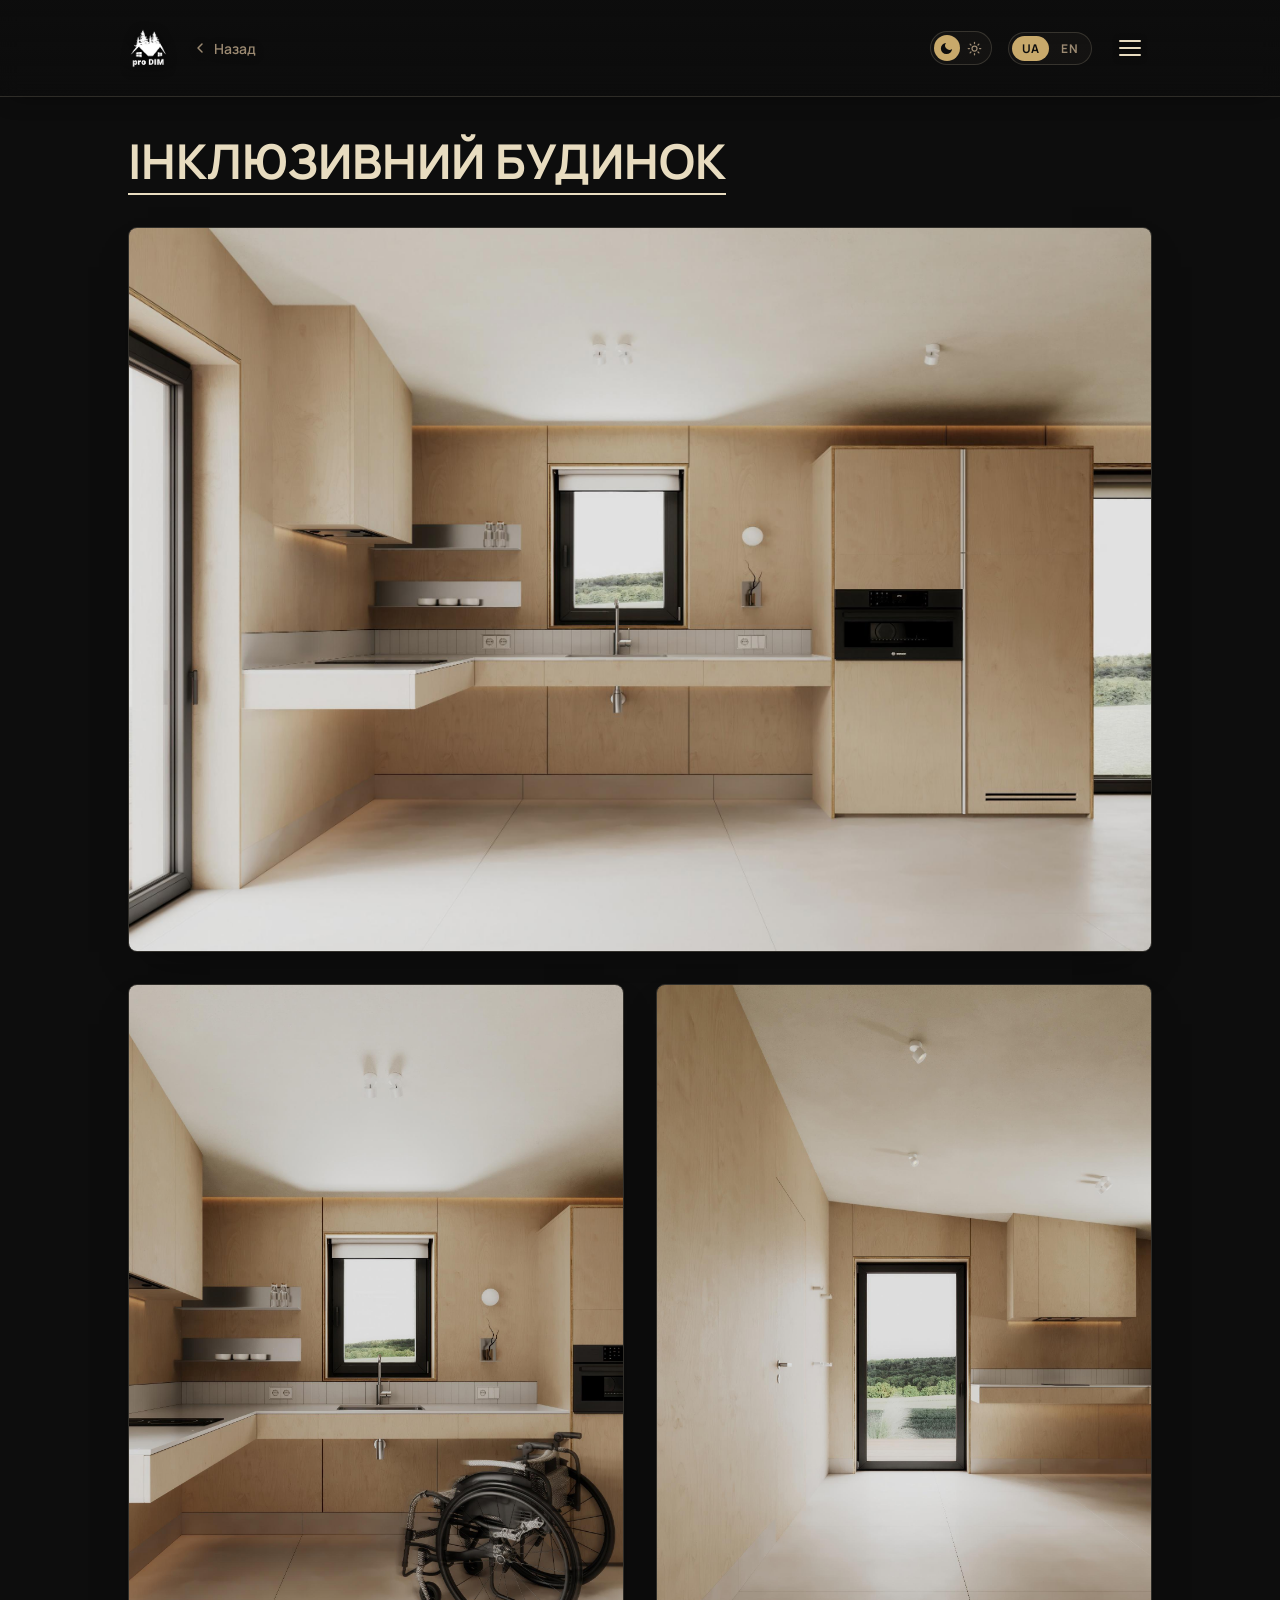
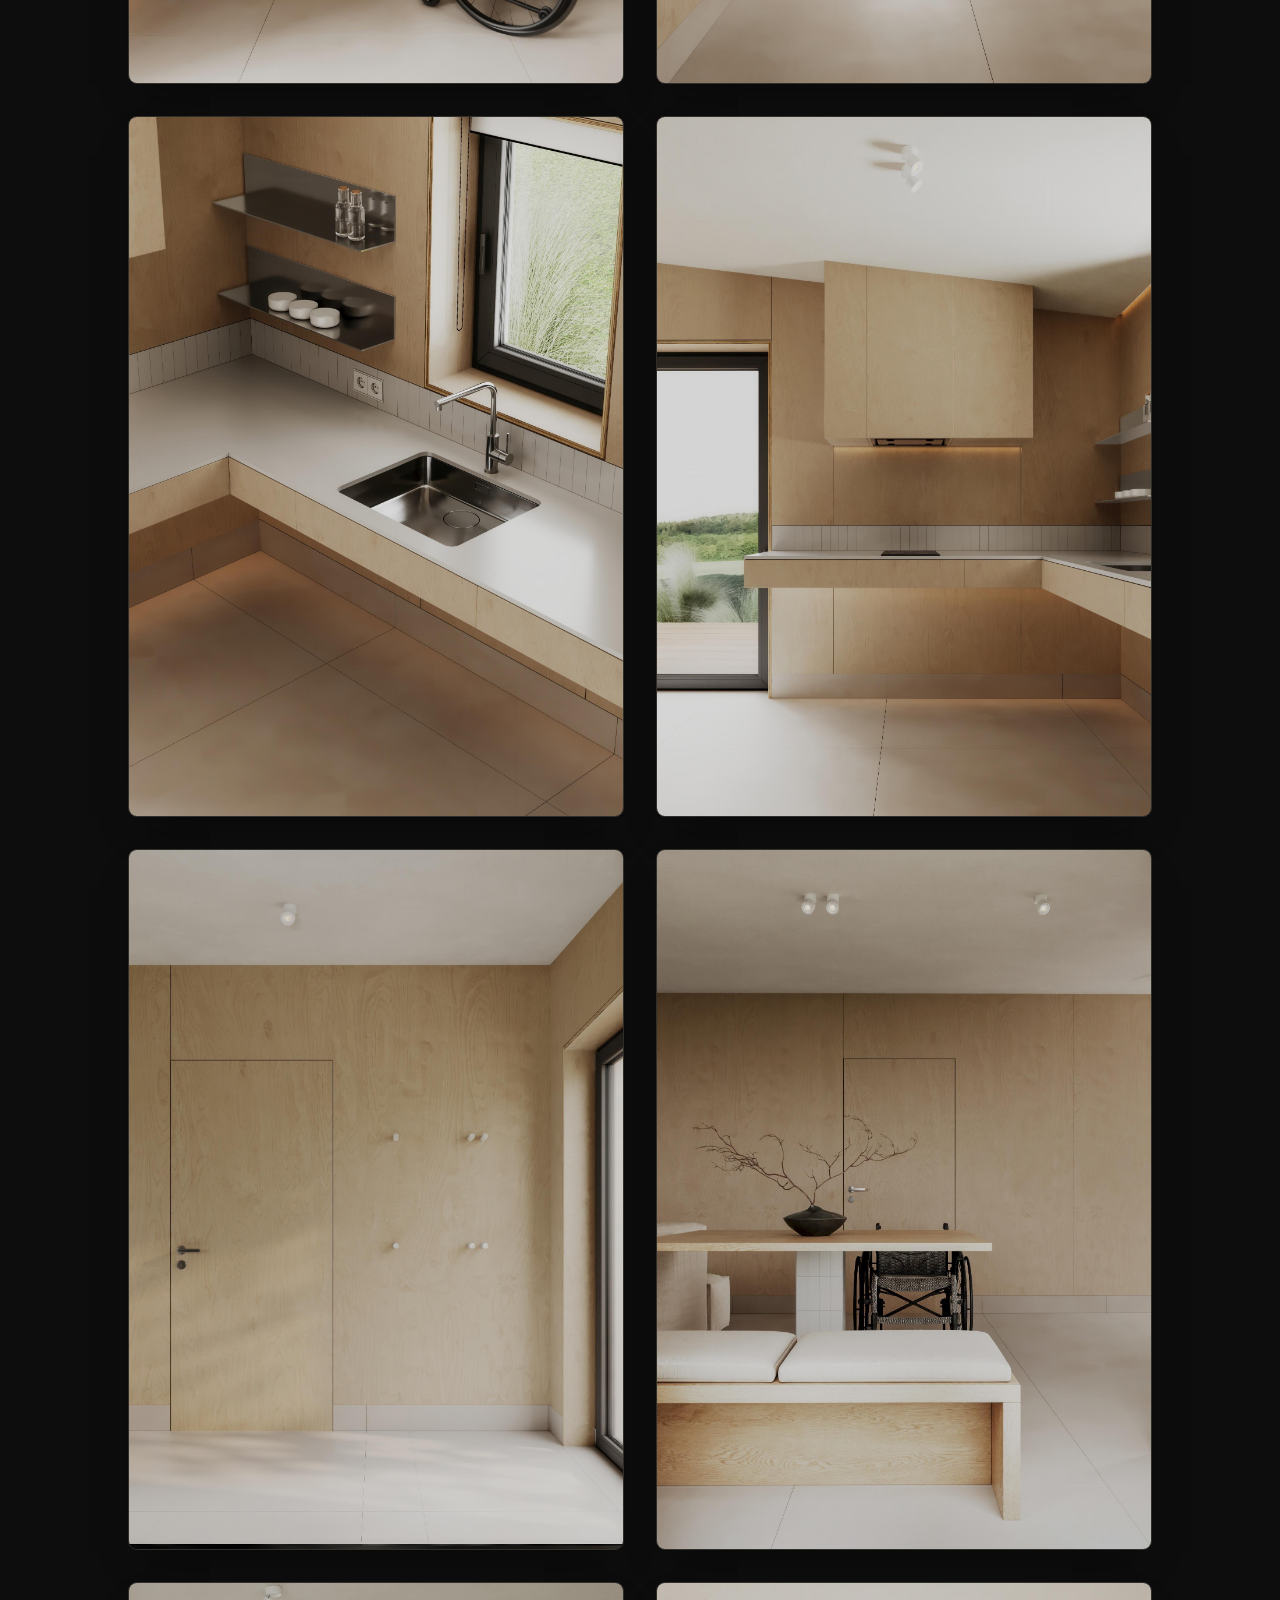
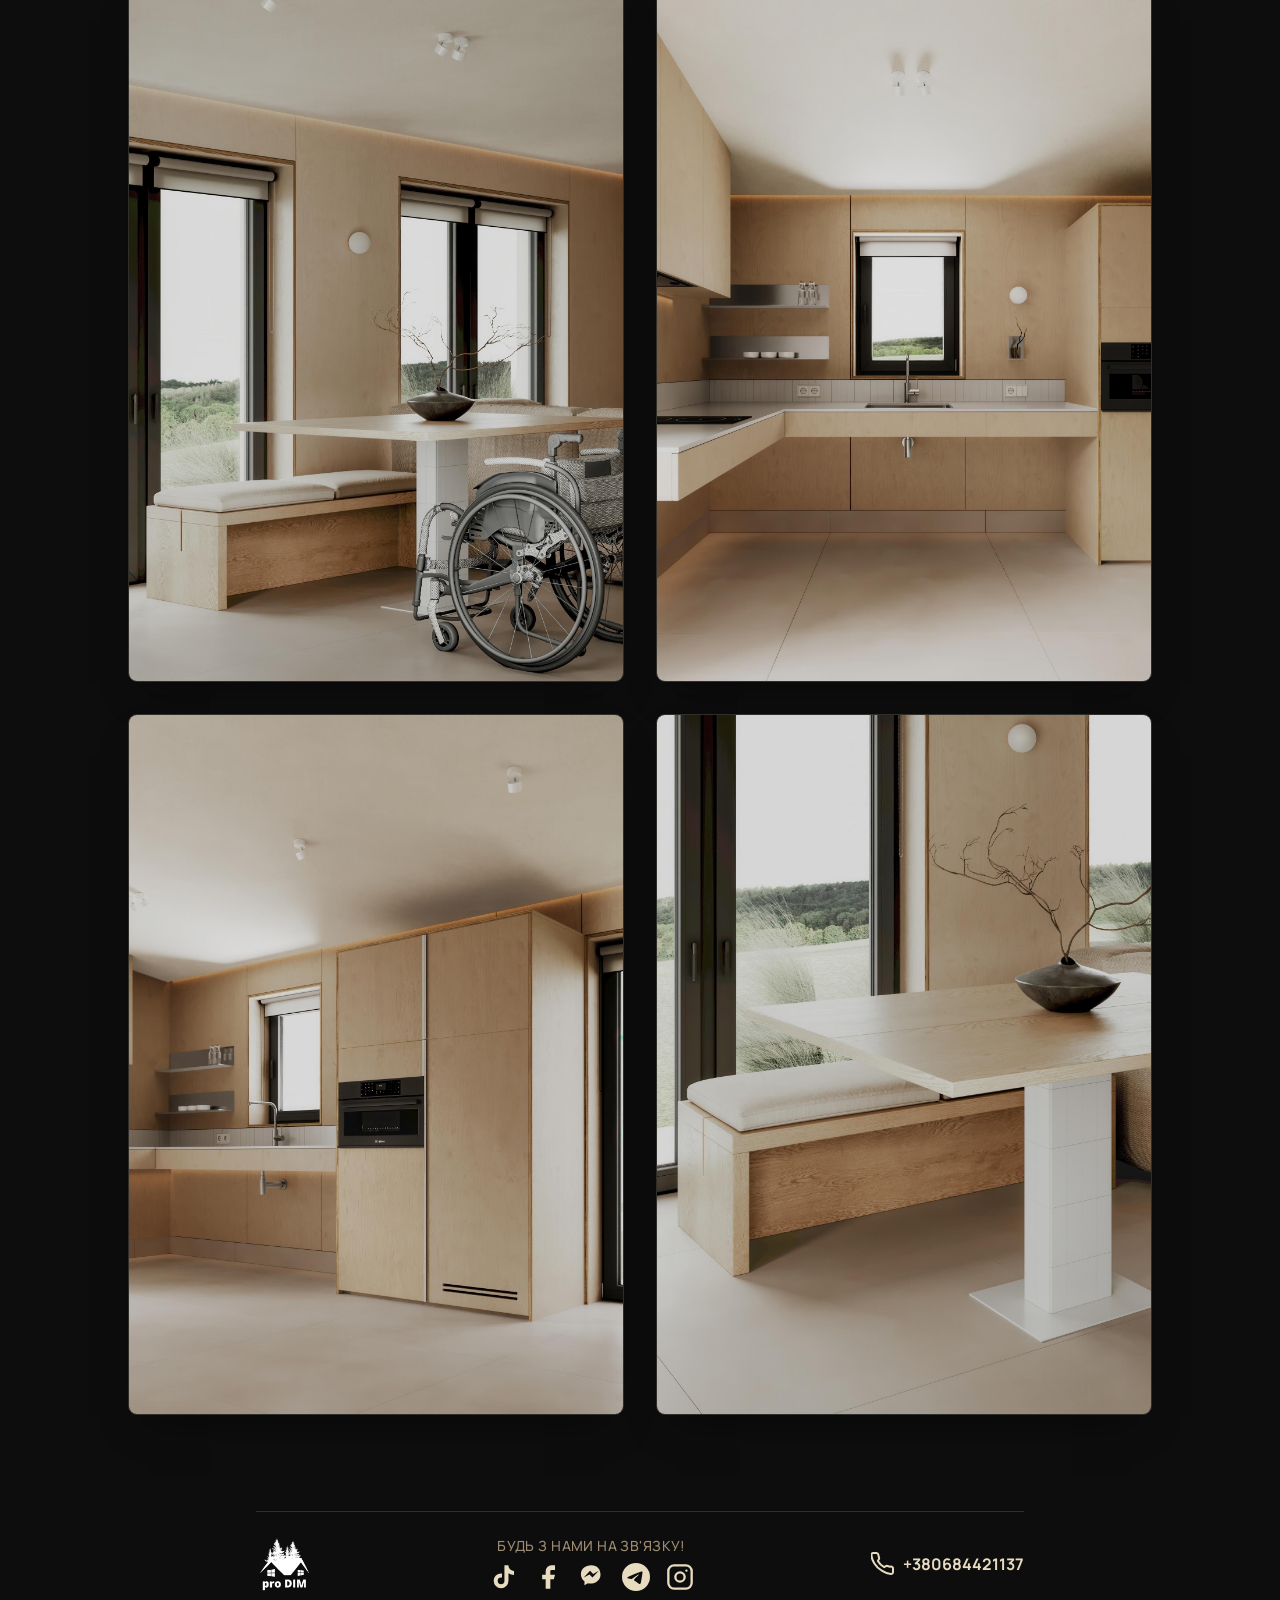
<file: inclusive.html>
<!DOCTYPE html>
<html lang="uk">
<head>
<script>(function(){var t=localStorage.getItem("pd-theme");if(t==="light")document.documentElement.setAttribute("data-theme","light");})();</script>
<meta charset="UTF-8">
<meta name="viewport" content="width=device-width, initial-scale=1.0">
<title>Інклюзивний будинок</title>
  <meta name="description" content="Інклюзивний будинок proDIM — модульне житло, адаптоване для людей з інвалідністю: без порогів і з широкими прорізами.">
  <link rel="canonical" href="https://prodim.chernihiv.ua/inclusive.html">
  <meta property="og:type" content="website">
  <meta property="og:title" content="pro DIM — Інклюзивний будинок">
  <meta property="og:description" content="Інклюзивний будинок proDIM — модульне житло, адаптоване для людей з інвалідністю: без порогів і з широкими прорізами.">
  <meta property="og:image" content="https://prodim.chernihiv.ua/logo.png">
  <meta property="og:url" content="https://prodim.chernihiv.ua/inclusive.html">
  <meta name="twitter:card" content="summary_large_image">
  <link rel="apple-touch-icon" href="logo.png">
  <link rel="icon" href="logo.png" type="image/png">

<link href="https://fonts.googleapis.com/css2?family=Manrope:wght@700&display=swap" rel="stylesheet">
  <link rel="stylesheet" href="common.css">
  <link rel="stylesheet" href="inclusive.css">

<script src="i18n.js" defer></script>
<script src="theme.js" defer></script>
</head>

<body>

  <input type="checkbox" id="pd-nav-toggle" hidden>

  <header class="pd-header">
    <div class="pd-header-left">
    <a href="index.html" class="pd-logo"><img src="logo.png" alt="pro DIM"></a>
    <button class="pd-back" onclick="history.back()" aria-label="Назад" type="button">
      <svg width="16" height="16" viewBox="0 0 24 24" fill="none" stroke="currentColor" stroke-width="2.2" stroke-linecap="round" stroke-linejoin="round"><path d="M15 18l-6-6 6-6"/></svg>
      <span data-en="Back">Назад</span>
    </button>
    </div>
    <div class="pd-header-right">
    <div class="pd-theme-toggle">
      <span class="pd-theme-btn active" data-theme="dark" aria-label="Темна тема"><svg viewBox="0 0 24 24" fill="currentColor"><path d="M21 12.79A9 9 0 1111.21 3 7 7 0 0021 12.79z"/></svg></span>
      <span class="pd-theme-btn" data-theme="light" aria-label="Світла тема"><svg viewBox="0 0 24 24" fill="none" stroke="currentColor" stroke-width="2" stroke-linecap="round"><circle cx="12" cy="12" r="4"/><path d="M12 2v2M12 20v2M4.93 4.93l1.41 1.41M17.66 17.66l1.41 1.41M2 12h2M20 12h2M6.34 17.66l-1.41 1.41M19.07 4.93l-1.41 1.41"/></svg></span>
    </div>
    <div class="pd-lang-toggle">
      <span class="pd-lang-btn" data-lang="uk">UA</span>
      <span class="pd-lang-btn" data-lang="en">EN</span>
    </div>
    <label for="pd-nav-toggle" class="pd-burger" aria-label="Відкрити меню">
      <span></span><span></span><span></span>
    </label>
  </div>
  </header>

  <div class="pd-nav-overlay">
    <label for="pd-nav-toggle" class="pd-nav-bg" aria-label="Закрити меню"></label>
    <label for="pd-nav-toggle" class="pd-nav-close" aria-label="Закрити меню">
      <svg width="16" height="16" viewBox="0 0 24 24" fill="none" stroke="currentColor" stroke-width="2.4" stroke-linecap="round"><path d="M6 6l12 12M18 6L6 18"/></svg>
    </label>
    <nav class="pd-nav">
        <a href="index.html" data-en="Home">Головна</a>
        <a href="catalog.html" data-en="Catalog">Каталог</a>
        <a href="about.html" data-en="About us">Про нас</a>
        <a href="projects.html" data-en="Our Projects">Реалізовані проєкти</a>
        <a href="offer.html" data-en="Commercial Offer">Комерційна пропозиція</a>
        <a href="contact.html" data-en="Contact">Контакти</a>
    </nav>
  </div>


<main class="pd-page">
<h1 data-en="INCLUSIVE HOME">ІНКЛЮЗИВНИЙ БУДИНОК</h1>

<section class="gallery">

  <!-- 1 велике -->
  <img src="img/inclusive/inclusiv (11).jpg" alt="Візуалізація кухні інклюзивного будинку proDIM — стільниця на різній висоті та вбудована техніка">

  <!-- 10 картинок (5 рядів по 2) -->
  <div class="row">
    <img src="img/inclusive/inclusiv (1).jpg" alt="Кухня інклюзивного будинку proDIM: занижена робоча поверхня та вільний простір для інвалідного візка">
    <img src="img/inclusive/inclusiv (2).jpg" alt="Кухня інклюзивного будинку proDIM, вигляд з іншого ракурсу">
  </div>

  <div class="row">
    <img src="img/inclusive/inclusiv (3).jpg" alt="Кухонна зона інклюзивного будинку proDIM з вбудованою духовою шафою">
    <img src="img/inclusive/inclusiv (4).jpg" alt="Кухня інклюзивного будинку proDIM — зона миття та зберігання">
  </div>

  <div class="row">
    <img src="img/inclusive/inclusiv (5).jpg" alt="Широкий дверний проріз без порога в інклюзивному будинку proDIM">
    <img src="img/inclusive/inclusiv (6).jpg" alt="Коридор інклюзивного будинку proDIM з дерев'яним оздобленням">
  </div>

  <div class="row">
    <img src="img/inclusive/inclusiv (7).jpg" alt="Кухня інклюзивного будинку proDIM, загальний вигляд">
    <img src="img/inclusive/inclusiv (8).jpg" alt="Кухня інклюзивного будинку proDIM — робоча стільниця та техніка">
  </div>

  <div class="row">
    <img src="img/inclusive/inclusiv (9).jpg" alt="Кухня інклюзивного будинку proDIM з вбудованою мікрохвильовою піччю">
    <img src="img/inclusive/inclusiv (10).jpg" alt="Кухня інклюзивного будинку proDIM, вид на вікно та стільницю">
  </div>

</section>
</main>

<footer class="pd-footer">
    <hr>
    <div class="pd-foot">
      <img src="logo.png" alt="pro DIM">
      <div class="pd-socials">
        <strong data-en="STAY IN TOUCH WITH US!">БУДЬ З НАМИ НА ЗВ'ЯЗКУ!</strong>
        <div class="pd-icons">
          <a href="https://www.tiktok.com/@prodim_?_r=1&_t=ZS-94xQqrTevDO" aria-label="TikTok"><svg width="28" height="28" viewBox="0 0 24 24" fill="currentColor"><path d="M19.59 6.69a4.83 4.83 0 01-3.77-4.25V2h-3.45v13.67a2.89 2.89 0 01-2.88 2.5 2.89 2.89 0 01-2.89-2.89 2.89 2.89 0 012.89-2.89c.28 0 .54.04.79.1V9.01a6.27 6.27 0 00-.79-.05 6.34 6.34 0 00-6.34 6.34 6.34 6.34 0 006.34 6.34 6.34 6.34 0 006.33-6.34V8.69a8.18 8.18 0 004.79 1.54V6.78a4.85 4.85 0 01-1.02-.09z"/></svg></a>
          <a href="https://www.facebook.com/share/18eHg71dXW/" aria-label="Facebook"><svg width="28" height="28" viewBox="0 0 24 24" fill="currentColor"><path d="M18 2h-3a5 5 0 00-5 5v3H7v4h3v8h4v-8h3l1-4h-4V7a1 1 0 011-1h3z"/></svg></a>
          <a href="viber://chat?number=%2B380684421138" aria-label="Viber"><svg width="28" height="28" viewBox="0 0 24 24" fill="currentColor"><path d="M11.4 2C6.27 2 2.5 5.28 2.5 9.64c0 2.44 1.15 4.64 3.04 6.09v3.27l2.97-1.63c.58.16 1.2.24 1.84.24h.05c5.13 0 8.9-3.28 8.9-7.64S16.53 2 11.4 2zm1 10.48l-2.55-2.72-4.98 2.72 5.48-5.82 2.61 2.72 4.91-2.72-5.47 5.82z"/></svg></a>
          <a href="https://t.me/makarenko93yuliia" aria-label="Telegram"><svg width="28" height="28" viewBox="0 0 24 24" fill="currentColor"><path d="M11.944 0A12 12 0 000 12a12 12 0 0012 12 12 12 0 0012-12A12 12 0 0012 0a12 12 0 00-.056 0zm4.962 7.224c.1-.002.321.023.465.14a.506.506 0 01.171.325c.016.093.036.306.02.472-.18 1.898-.96 6.502-1.36 8.627-.168.9-.499 1.201-.82 1.23-.696.065-1.225-.46-1.9-.902-1.056-.693-1.653-1.124-2.678-1.8-1.185-.78-.417-1.21.258-1.91.177-.184 3.247-2.977 3.307-3.23.007-.032.014-.15-.056-.212s-.174-.041-.249-.024c-.106.024-1.793 1.14-5.061 3.345-.48.33-.913.49-1.302.48-.428-.008-1.252-.241-1.865-.44-.752-.245-1.349-.374-1.297-.789.027-.216.325-.437.893-.663 3.498-1.524 5.83-2.529 6.998-3.014 3.332-1.386 4.025-1.627 4.476-1.635z"/></svg></a>
          <a href="https://www.instagram.com/_prodim_?igsh=MWplN2h5b3N5bXp5aQ==" aria-label="Instagram"><svg width="28" height="28" viewBox="0 0 24 24" fill="none" stroke="currentColor" stroke-width="2" stroke-linecap="round" stroke-linejoin="round"><rect x="2" y="2" width="20" height="20" rx="5"/><circle cx="12" cy="12" r="4"/><circle cx="17.5" cy="6.5" r="1" fill="currentColor" stroke="none"/></svg></a>
        </div>
      </div>
      <div class="pd-phone">
        <svg width="24" height="24" viewBox="0 0 24 24" fill="none" stroke="currentColor" stroke-width="2" stroke-linecap="round" stroke-linejoin="round"><path d="M22 16.92v3a2 2 0 01-2.18 2 19.79 19.79 0 01-8.63-3.07A19.5 19.5 0 013.4 11.5 19.79 19.79 0 01.34 2.84 2 2 0 012.33 1h3a2 2 0 012 1.72c.127.96.361 1.903.7 2.81a2 2 0 01-.45 2.11L6.91 8.9a16 16 0 006.29 6.29l1.27-.77a2 2 0 012.11-.45c.907.339 1.85.573 2.81.7A2 2 0 0122 16.92z"/></svg>
        <strong><a href="tel:+380684421137" class="pd-phone-n">+380684421137</a></strong>
      </div>
    </div>
  </footer>

</body>
</html>
</file>
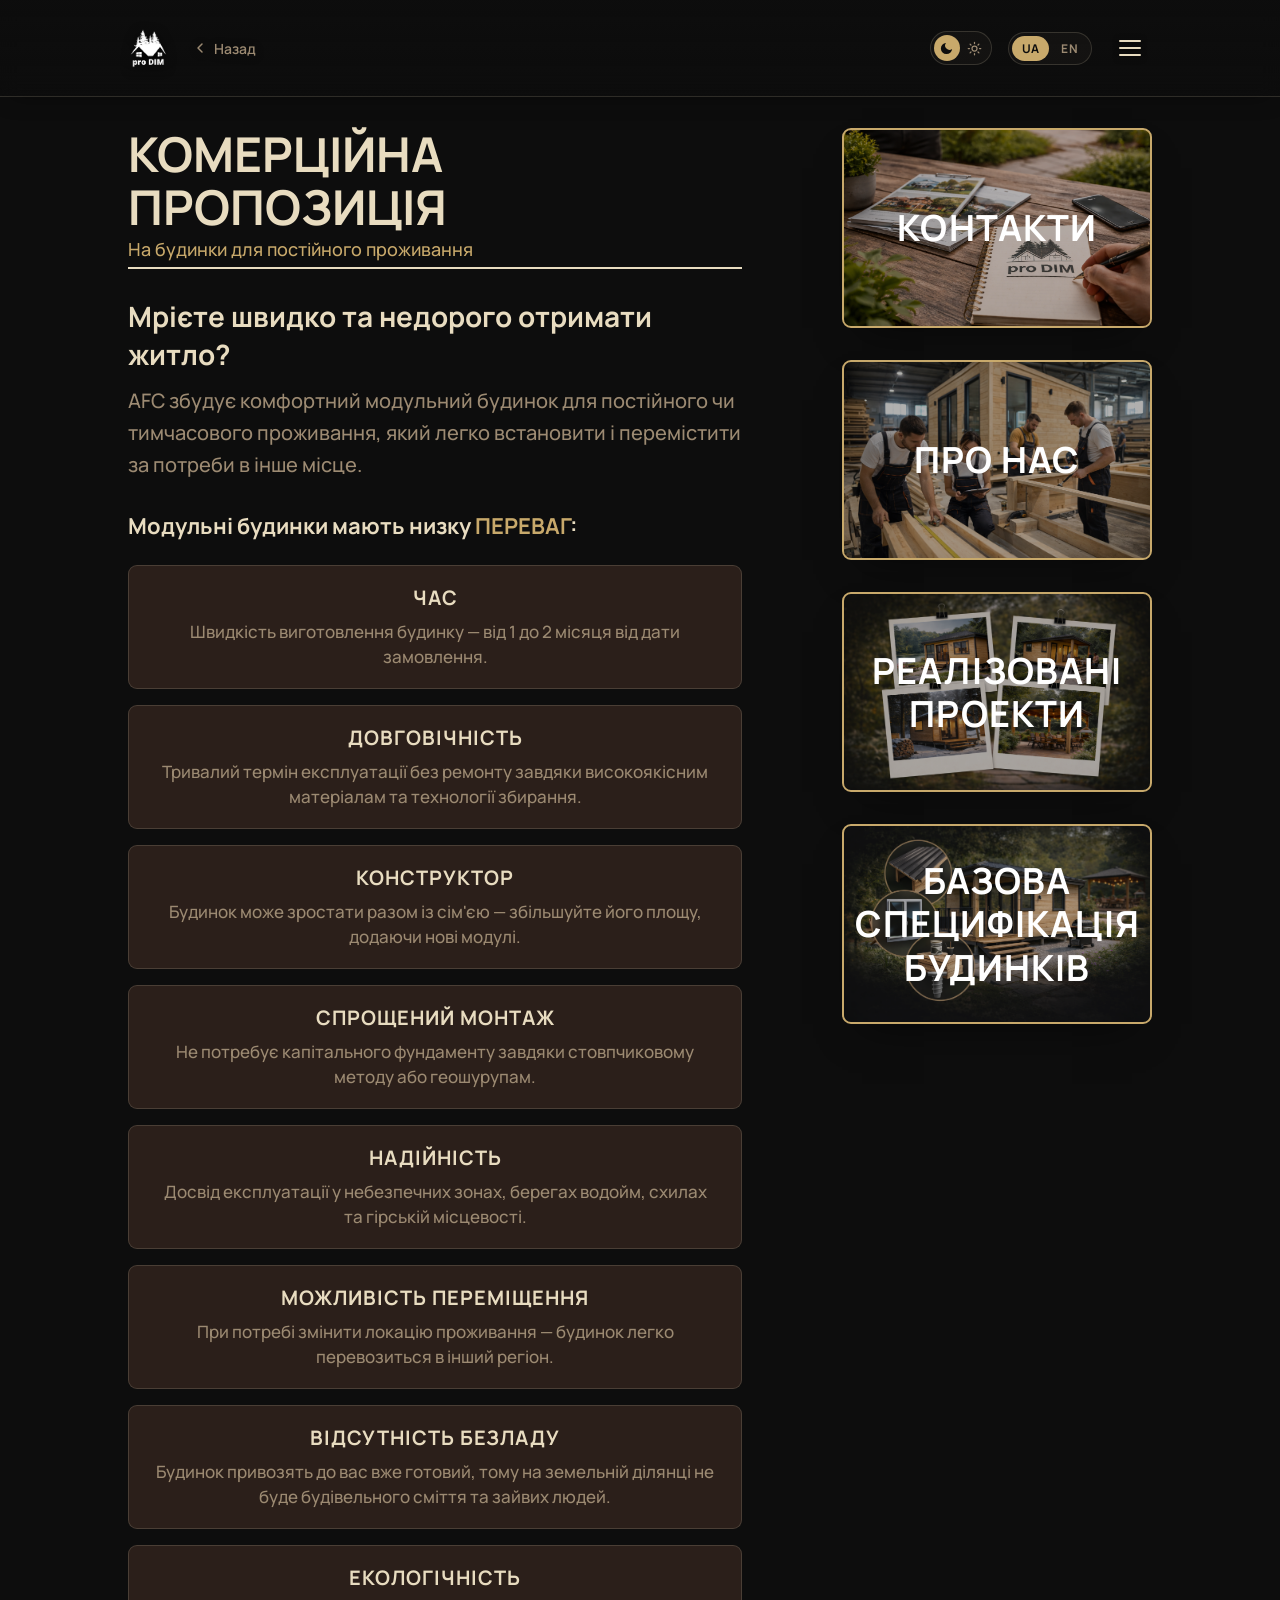
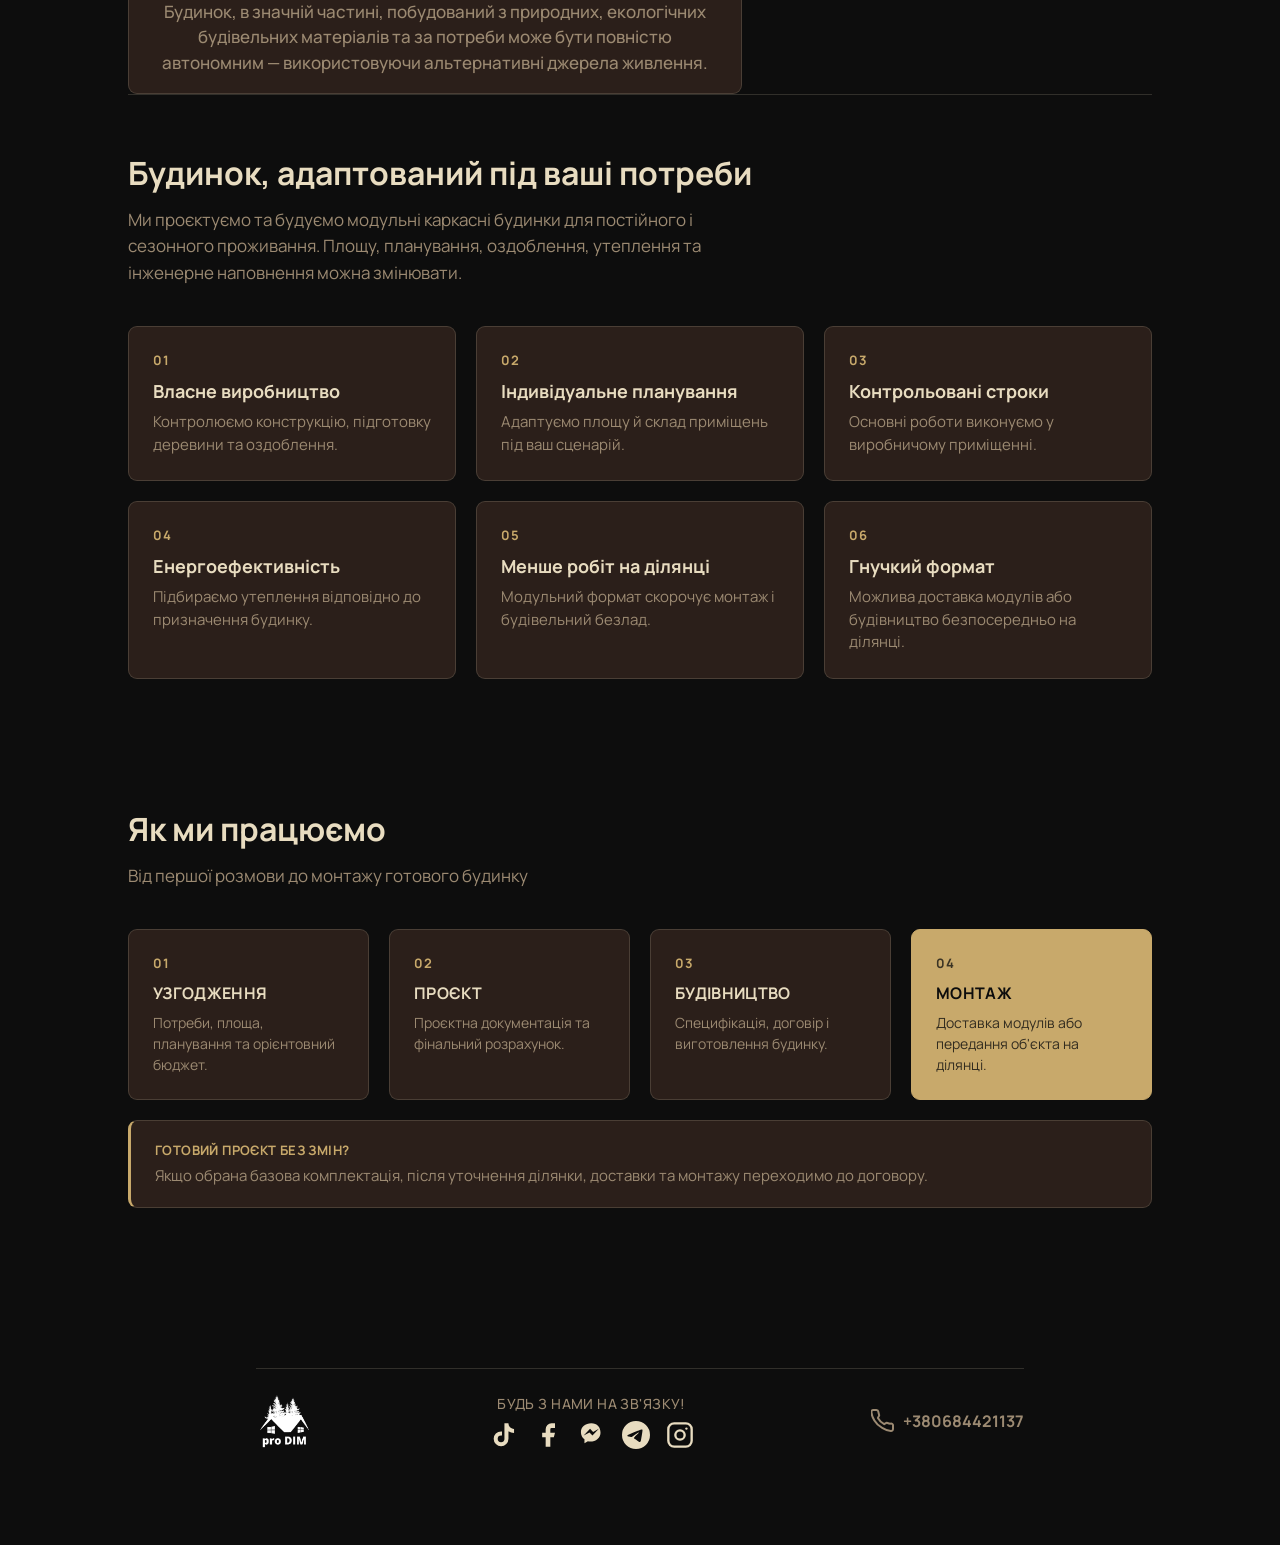
<file: offer.html>
<!DOCTYPE html>
<html lang="uk">
<head>
<script>(function(){var t=localStorage.getItem("pd-theme");if(t==="light")document.documentElement.setAttribute("data-theme","light");})();</script>
  <meta charset="UTF-8">
  <meta name="viewport" content="width=device-width, initial-scale=1.0">
  <title>pro DIM — Комерційна пропозиція</title>
  <meta name="description" content="Комерційна пропозиція proDIM на модульні будинки для постійного проживання — переваги, терміни та умови співпраці.">
  <link rel="canonical" href="https://prodim.chernihiv.ua/offer.html">
  <meta property="og:type" content="website">
  <meta property="og:title" content="pro DIM — Комерційна пропозиція">
  <meta property="og:description" content="Комерційна пропозиція proDIM на модульні будинки для постійного проживання — переваги, терміни та умови співпраці.">
  <meta property="og:image" content="https://prodim.chernihiv.ua/img/offer.png">
  <meta property="og:url" content="https://prodim.chernihiv.ua/offer.html">
  <meta name="twitter:card" content="summary_large_image">
  <link rel="apple-touch-icon" href="logo.png">
  <link rel="icon" href="logo.png" type="image/png">
  <link href="https://fonts.googleapis.com/css2?family=Manrope:wght@500;700&display=swap" rel="stylesheet">
  <link rel="stylesheet" href="common.css">
  <link rel="stylesheet" href="offer.css">
<script src="i18n.js" defer></script>
<script src="theme.js" defer></script>
</head>
<body>

    <input type="checkbox" id="pd-nav-toggle" hidden>

  <header class="pd-header">
    <div class="pd-header-left">
    <a href="index.html" class="pd-logo"><img src="logo.png" alt="pro DIM"></a>
    <button class="pd-back" onclick="history.back()" aria-label="Назад" type="button">
      <svg width="16" height="16" viewBox="0 0 24 24" fill="none" stroke="currentColor" stroke-width="2.2" stroke-linecap="round" stroke-linejoin="round"><path d="M15 18l-6-6 6-6"/></svg>
      <span data-en="Back">Назад</span>
    </button>
    </div>
    <div class="pd-header-right">
    <div class="pd-theme-toggle">
      <span class="pd-theme-btn active" data-theme="dark" aria-label="Темна тема"><svg viewBox="0 0 24 24" fill="currentColor"><path d="M21 12.79A9 9 0 1111.21 3 7 7 0 0021 12.79z"/></svg></span>
      <span class="pd-theme-btn" data-theme="light" aria-label="Світла тема"><svg viewBox="0 0 24 24" fill="none" stroke="currentColor" stroke-width="2" stroke-linecap="round"><circle cx="12" cy="12" r="4"/><path d="M12 2v2M12 20v2M4.93 4.93l1.41 1.41M17.66 17.66l1.41 1.41M2 12h2M20 12h2M6.34 17.66l-1.41 1.41M19.07 4.93l-1.41 1.41"/></svg></span>
    </div>
    <div class="pd-lang-toggle">
      <span class="pd-lang-btn" data-lang="uk">UA</span>
      <span class="pd-lang-btn" data-lang="en">EN</span>
    </div>
    <label for="pd-nav-toggle" class="pd-burger" aria-label="Відкрити меню">
      <span></span><span></span><span></span>
    </label>
  </div>
  </header>

  <div class="pd-nav-overlay">
    <label for="pd-nav-toggle" class="pd-nav-bg" aria-label="Закрити меню"></label>
    <label for="pd-nav-toggle" class="pd-nav-close" aria-label="Закрити меню">
      <svg width="16" height="16" viewBox="0 0 24 24" fill="none" stroke="currentColor" stroke-width="2.4" stroke-linecap="round"><path d="M6 6l12 12M18 6L6 18"/></svg>
    </label>
    <nav class="pd-nav">
        <a href="index.html" data-en="Home">Головна</a>
        <a href="catalog.html" data-en="Catalog">Каталог</a>
        <a href="about.html" data-en="About us">Про нас</a>
        <a href="projects.html" data-en="Our Projects">Реалізовані проєкти</a>
        <a href="offer.html" data-en="Commercial Offer">Комерційна пропозиція</a>
        <a href="contact.html" data-en="Contact">Контакти</a>
    </nav>
  </div>

<main class="pd-page">
    <article>
      <h1 data-en="COMMERCIAL OFFER<br><span>For permanent-residence homes</span>">КОМЕРЦІЙНА ПРОПОЗИЦІЯ<br><span>На будинки для постійного проживання</span></h1>

      <h2 data-en="Dreaming of affordable housing, fast?">Мрієте швидко та недорого отримати житло?</h2>
      <p data-en="AFC builds a comfortable modular home for permanent or temporary living, easy to install and relocate whenever needed.">AFC збудує комфортний модульний будинок для постійного чи тимчасового проживання, який легко встановити і перемістити за потреби в інше місце.</p>

      <p class="lead"><strong data-en='Modular homes offer a range of <mark>ADVANTAGES</mark>:'>Модульні будинки мають низку <mark>ПЕРЕВАГ</mark>:</strong></p>

      <ul>
        <li data-en='<strong>TIME</strong><span>Production takes 1 to 2 months from the order date.</span>'>
          <strong>ЧАС</strong>
          <span>Швидкість виготовлення будинку — від 1 до 2 місяця від дати замовлення.</span>
        </li>
        <li data-en='<strong>DURABILITY</strong><span>A long service life with no repairs, thanks to high-quality materials and assembly technology.</span>'>
          <strong>ДОВГОВІЧНІСТЬ</strong>
          <span>Тривалий термін експлуатації без ремонту завдяки високоякісним матеріалам та технології збирання.</span>
        </li>
        <li data-en="<strong>MODULAR BY DESIGN</strong><span>The house can grow with your family &mdash; expand it by adding new modules.</span>">
          <strong>КОНСТРУКТОР</strong>
          <span>Будинок може зростати разом із сім'єю — збільшуйте його площу, додаючи нові модулі.</span>
        </li>
        <li data-en="<strong>EASY INSTALLATION</strong><span>No heavy foundation needed &mdash; pile or screw-pile footings do the job.</span>">
          <strong>СПРОЩЕНИЙ МОНТАЖ</strong>
          <span>Не потребує капітального фундаменту завдяки стовпчиковому методу або геошурупам.</span>
        </li>
        <li data-en="<strong>RELIABILITY</strong><span>Proven in demanding conditions &mdash; waterfronts, slopes and mountain terrain.</span>">
          <strong>НАДІЙНІСТЬ</strong>
          <span>Досвід експлуатації у небезпечних зонах, берегах водойм, схилах та гірській місцевості.</span>
        </li>
        <li data-en="<strong>RELOCATABLE</strong><span>Need to move? The house is easily transported to another region.</span>">
          <strong>МОЖЛИВІСТЬ ПЕРЕМІЩЕННЯ</strong>
          <span>При потребі змінити локацію проживання — будинок легко перевозиться в інший регіон.</span>
        </li>
        <li data-en="<strong>NO MESS</strong><span>The house arrives ready-made, so there&rsquo;s no construction debris or extra crews on site.</span>">
          <strong>ВІДСУТНІСТЬ БЕЗЛАДУ</strong>
          <span>Будинок привозять до вас вже готовий, тому на земельній ділянці не буде будівельного сміття та зайвих людей.</span>
        </li>
        <li data-en="<strong>ECO-FRIENDLY</strong><span>Built largely from natural, eco-friendly materials, and can go fully off-grid with alternative power sources.</span>">
          <strong>ЕКОЛОГІЧНІСТЬ</strong>
          <span>Будинок, в значній частині, побудований з природних, екологічних будівельних матеріалів та за потреби може бути повністю автономним — використовуючи альтернативні джерела живлення.</span>
        </li>
      </ul>
    </article>

    <aside>
      <a href="contact.html" class="card" style="--bg:url('img/contact.png')">
        <span data-en="CONTACT">КОНТАКТИ</span>
        <small></small>
      </a>
      <a href="about.html" class="card" style="--bg:url('img/about.png')">
        <span data-en="ABOUT US">ПРО НАС</span>
        <small></small>
      </a>
      <a href="projects.html" class="card" style="--bg:url('img/projects.png')">
        <span data-en="OUR<br>PROJECTS">РЕАЛІЗОВАНІ<br>ПРОЕКТИ</span>
        <small></small>
      </a>
      <a href="spec.html" class="card" style="--bg:url('img/spec.png')">
        <span data-en="BASIC<br>HOME<br>SPECS">БАЗОВА<br>СПЕЦИФІКАЦІЯ<br>БУДИНКІВ</span>
        <small></small>
      </a>
    </aside>
  </main>

  <section class="offer-extra">
    <div class="offer-extra-head">
      <h2 data-en="A house adapted to your needs">Будинок, адаптований під ваші потреби</h2>
      <p data-en="We design and build modular frame houses for year-round and seasonal living. Area, layout, finishing, insulation and engineering can all be adjusted.">Ми проєктуємо та будуємо модульні каркасні будинки для постійного і сезонного проживання. Площу, планування, оздоблення, утеплення та інженерне наповнення можна змінювати.</p>
    </div>
    <div class="approach-grid">
      <div class="approach-card">
        <span class="num">01</span>
        <h3 data-en="Own production">Власне виробництво</h3>
        <p data-en="We control the construction, timber preparation and finishing.">Контролюємо конструкцію, підготовку деревини та оздоблення.</p>
      </div>
      <div class="approach-card">
        <span class="num">02</span>
        <h3 data-en="Individual planning">Індивідуальне планування</h3>
        <p data-en="We adapt the area and room layout to your scenario.">Адаптуємо площу й склад приміщень під ваш сценарій.</p>
      </div>
      <div class="approach-card">
        <span class="num">03</span>
        <h3 data-en="Controlled timelines">Контрольовані строки</h3>
        <p data-en="Core work happens in our production facility.">Основні роботи виконуємо у виробничому приміщенні.</p>
      </div>
      <div class="approach-card">
        <span class="num">04</span>
        <h3 data-en="Energy efficiency">Енергоефективність</h3>
        <p data-en="We match insulation to the purpose of the house.">Підбираємо утеплення відповідно до призначення будинку.</p>
      </div>
      <div class="approach-card">
        <span class="num">05</span>
        <h3 data-en="Less work on site">Менше робіт на ділянці</h3>
        <p data-en="The modular format shortens installation and cuts construction mess.">Модульний формат скорочує монтаж і будівельний безлад.</p>
      </div>
      <div class="approach-card">
        <span class="num">06</span>
        <h3 data-en="Flexible format">Гнучкий формат</h3>
        <p data-en="Modules can be delivered, or the house can be built directly on site.">Можлива доставка модулів або будівництво безпосередньо на ділянці.</p>
      </div>
    </div>
  </section>

  <section class="offer-extra">
    <div class="offer-extra-head">
      <h2 data-en="How we work">Як ми працюємо</h2>
      <p data-en="From the first conversation to installing the finished house">Від першої розмови до монтажу готового будинку</p>
    </div>
    <div class="process-grid">
      <div class="process-card">
        <span class="num">01</span>
        <h3 data-en="AGREEMENT">УЗГОДЖЕННЯ</h3>
        <p data-en="Needs, area, layout and an estimated budget.">Потреби, площа, планування та орієнтовний бюджет.</p>
      </div>
      <div class="process-card">
        <span class="num">02</span>
        <h3 data-en="DESIGN">ПРОЄКТ</h3>
        <p data-en="Design documentation and final calculation.">Проєктна документація та фінальний розрахунок.</p>
      </div>
      <div class="process-card">
        <span class="num">03</span>
        <h3 data-en="CONSTRUCTION">БУДІВНИЦТВО</h3>
        <p data-en="Specification, contract and manufacturing the house.">Специфікація, договір і виготовлення будинку.</p>
      </div>
      <div class="process-card accent">
        <span class="num">04</span>
        <h3 data-en="INSTALLATION">МОНТАЖ</h3>
        <p data-en="Delivering the modules or handing over the finished house on site.">Доставка модулів або передання об'єкта на ділянці.</p>
      </div>
    </div>
    <div class="process-note">
      <strong data-en="A ready-made project, unchanged?">Готовий проєкт без змін?</strong>
      <p data-en="If a base configuration is chosen, once the site, delivery and installation are confirmed, we move straight to the contract.">Якщо обрана базова комплектація, після уточнення ділянки, доставки та монтажу переходимо до договору.</p>
    </div>
  </section>

  <footer class="pd-footer">
    <hr>
    <div class="pd-foot">
      <img src="logo.png" alt="pro DIM">
      <div class="pd-socials">
        <strong data-en="STAY IN TOUCH WITH US!">БУДЬ З НАМИ НА ЗВ'ЯЗКУ!</strong>
        <div class="pd-icons">
          <a href="https://www.tiktok.com/@prodim_?_r=1&_t=ZS-94xQqrTevDO" aria-label="TikTok"><svg width="28" height="28" viewBox="0 0 24 24" fill="currentColor"><path d="M19.59 6.69a4.83 4.83 0 01-3.77-4.25V2h-3.45v13.67a2.89 2.89 0 01-2.88 2.5 2.89 2.89 0 01-2.89-2.89 2.89 2.89 0 012.89-2.89c.28 0 .54.04.79.1V9.01a6.27 6.27 0 00-.79-.05 6.34 6.34 0 00-6.34 6.34 6.34 6.34 0 006.34 6.34 6.34 6.34 0 006.33-6.34V8.69a8.18 8.18 0 004.79 1.54V6.78a4.85 4.85 0 01-1.02-.09z"/></svg></a>
          <a href="https://www.facebook.com/share/18eHg71dXW/" aria-label="Facebook"><svg width="28" height="28" viewBox="0 0 24 24" fill="currentColor"><path d="M18 2h-3a5 5 0 00-5 5v3H7v4h3v8h4v-8h3l1-4h-4V7a1 1 0 011-1h3z"/></svg></a>
          <a href="viber://chat?number=%2B380684421138" aria-label="Viber"><svg width="28" height="28" viewBox="0 0 24 24" fill="currentColor"><path d="M11.4 2C6.27 2 2.5 5.28 2.5 9.64c0 2.44 1.15 4.64 3.04 6.09v3.27l2.97-1.63c.58.16 1.2.24 1.84.24h.05c5.13 0 8.9-3.28 8.9-7.64S16.53 2 11.4 2zm1 10.48l-2.55-2.72-4.98 2.72 5.48-5.82 2.61 2.72 4.91-2.72-5.47 5.82z"/></svg></a>
          <a href="https://t.me/makarenko93yuliia" aria-label="Telegram"><svg width="28" height="28" viewBox="0 0 24 24" fill="currentColor"><path d="M11.944 0A12 12 0 000 12a12 12 0 0012 12 12 12 0 0012-12A12 12 0 0012 0a12 12 0 00-.056 0zm4.962 7.224c.1-.002.321.023.465.14a.506.506 0 01.171.325c.016.093.036.306.02.472-.18 1.898-.96 6.502-1.36 8.627-.168.9-.499 1.201-.82 1.23-.696.065-1.225-.46-1.9-.902-1.056-.693-1.653-1.124-2.678-1.8-1.185-.78-.417-1.21.258-1.91.177-.184 3.247-2.977 3.307-3.23.007-.032.014-.15-.056-.212s-.174-.041-.249-.024c-.106.024-1.793 1.14-5.061 3.345-.48.33-.913.49-1.302.48-.428-.008-1.252-.241-1.865-.44-.752-.245-1.349-.374-1.297-.789.027-.216.325-.437.893-.663 3.498-1.524 5.83-2.529 6.998-3.014 3.332-1.386 4.025-1.627 4.476-1.635z"/></svg></a>
          <a href="https://www.instagram.com/_prodim_?igsh=MWplN2h5b3N5bXp5aQ==" aria-label="Instagram"><svg width="28" height="28" viewBox="0 0 24 24" fill="none" stroke="currentColor" stroke-width="2" stroke-linecap="round" stroke-linejoin="round"><rect x="2" y="2" width="20" height="20" rx="5"/><circle cx="12" cy="12" r="4"/><circle cx="17.5" cy="6.5" r="1" fill="currentColor" stroke="none"/></svg></a>
        </div>
      </div>
      <div class="pd-phone">
        <svg width="24" height="24" viewBox="0 0 24 24" fill="none" stroke="currentColor" stroke-width="2" stroke-linecap="round" stroke-linejoin="round"><path d="M22 16.92v3a2 2 0 01-2.18 2 19.79 19.79 0 01-8.63-3.07A19.5 19.5 0 013.4 11.5 19.79 19.79 0 01.34 2.84 2 2 0 012.33 1h3a2 2 0 012 1.72c.127.96.361 1.903.7 2.81a2 2 0 01-.45 2.11L6.91 8.9a16 16 0 006.29 6.29l1.27-.77a2 2 0 012.11-.45c.907.339 1.85.573 2.81.7A2 2 0 0122 16.92z"/></svg>
        <strong><a href="tel:+380684421137" class="pd-phone-n">+380684421137</a></strong>
      </div>
    </div>
  </footer>

</body>
</html>
</file>
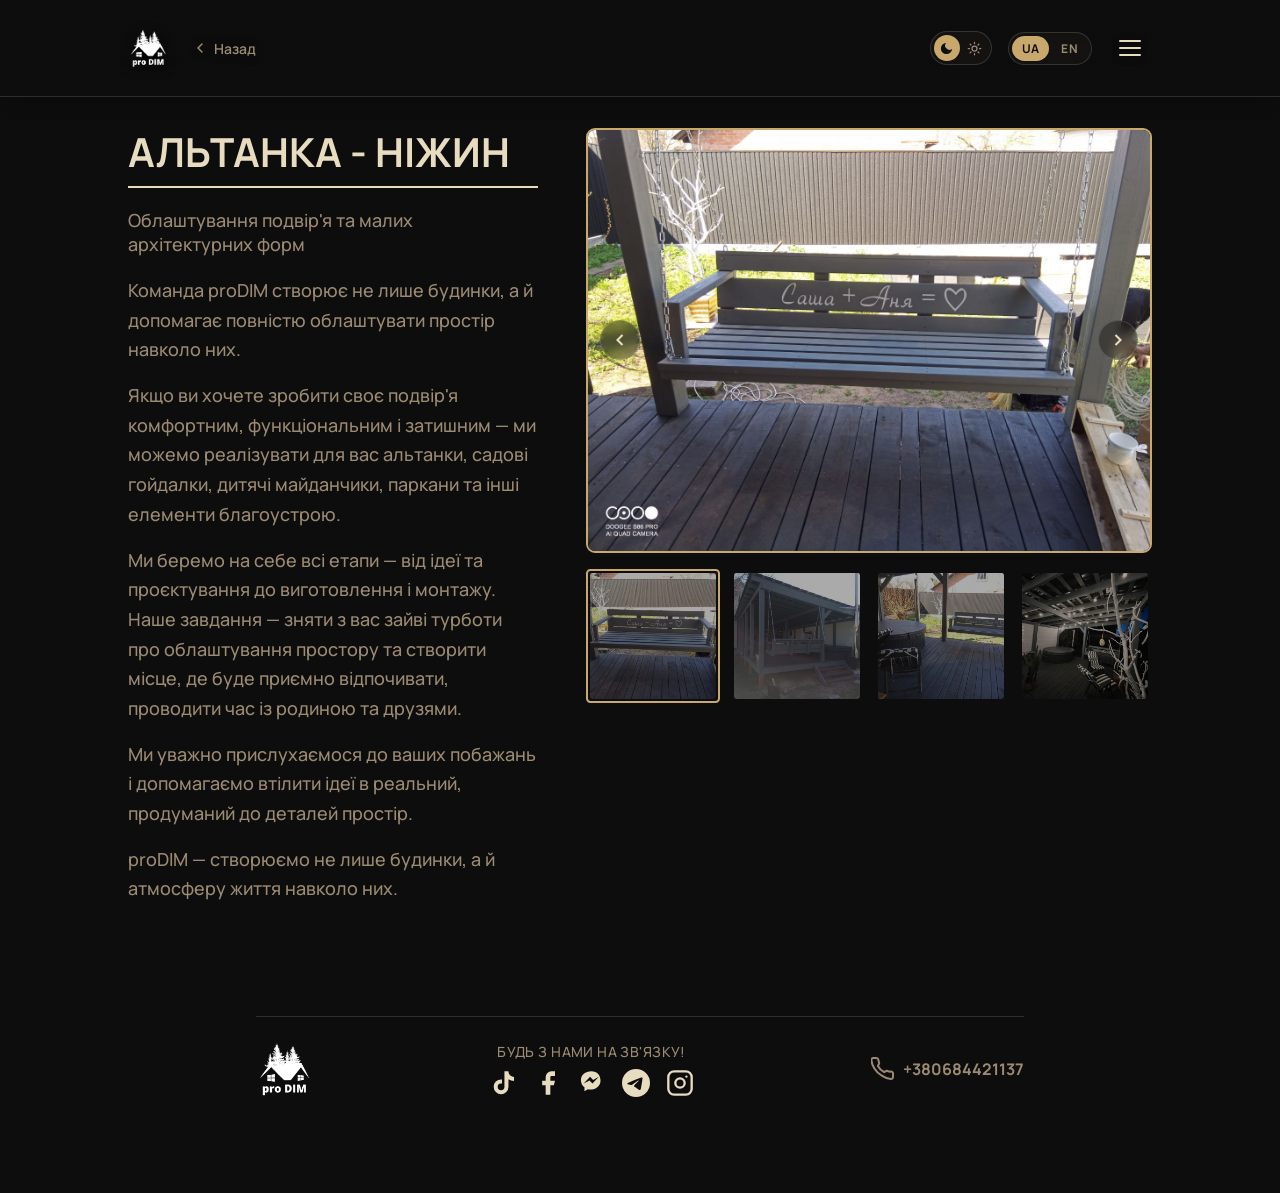
<file: project.html>
<!DOCTYPE html>
<html lang="uk">
<head>
<script>(function(){var t=localStorage.getItem("pd-theme");if(t==="light")document.documentElement.setAttribute("data-theme","light");})();</script>
  <meta charset="UTF-8">
  <meta name="viewport" content="width=device-width, initial-scale=1.0">
  <title>pro DIM — Проект</title>
  <meta name="description" content="Фото та деталі реалізованого проєкту proDIM — модульний будинок, альтанка чи дитячий майданчик для наших клієнтів.">
  <link rel="canonical" href="https://prodim.chernihiv.ua/project.html">
  <meta property="og:type" content="website">
  <meta property="og:title" content="pro DIM — Проєкт">
  <meta property="og:description" content="Фото та деталі реалізованого проєкту proDIM — модульний будинок, альтанка чи дитячий майданчик для наших клієнтів.">
  <meta property="og:image" content="https://prodim.chernihiv.ua/logo.png">
  <meta property="og:url" content="https://prodim.chernihiv.ua/project.html">
  <meta name="twitter:card" content="summary_large_image">
  <link rel="apple-touch-icon" href="logo.png">
  <link rel="icon" href="logo.png" type="image/png">
  <link href="https://fonts.googleapis.com/css2?family=Manrope:wght@500;700&display=swap" rel="stylesheet">
  <link rel="stylesheet" href="common.css">
  <link rel="stylesheet" href="project.css">
<script src="i18n.js" defer></script>
<script src="theme.js" defer></script>
</head>
<body>

  <input type="checkbox" id="pd-nav-toggle" hidden>

  <header class="pd-header">
    <div class="pd-header-left">
    <a href="index.html" class="pd-logo"><img src="logo.png" alt="pro DIM"></a>
    <button class="pd-back" onclick="history.back()" aria-label="Назад" type="button">
      <svg width="16" height="16" viewBox="0 0 24 24" fill="none" stroke="currentColor" stroke-width="2.2" stroke-linecap="round" stroke-linejoin="round"><path d="M15 18l-6-6 6-6"/></svg>
      <span data-en="Back">Назад</span>
    </button>
    </div>
    <div class="pd-header-right">
    <div class="pd-theme-toggle">
      <span class="pd-theme-btn active" data-theme="dark" aria-label="Темна тема"><svg viewBox="0 0 24 24" fill="currentColor"><path d="M21 12.79A9 9 0 1111.21 3 7 7 0 0021 12.79z"/></svg></span>
      <span class="pd-theme-btn" data-theme="light" aria-label="Світла тема"><svg viewBox="0 0 24 24" fill="none" stroke="currentColor" stroke-width="2" stroke-linecap="round"><circle cx="12" cy="12" r="4"/><path d="M12 2v2M12 20v2M4.93 4.93l1.41 1.41M17.66 17.66l1.41 1.41M2 12h2M20 12h2M6.34 17.66l-1.41 1.41M19.07 4.93l-1.41 1.41"/></svg></span>
    </div>
    <div class="pd-lang-toggle">
      <span class="pd-lang-btn" data-lang="uk">UA</span>
      <span class="pd-lang-btn" data-lang="en">EN</span>
    </div>
    <label for="pd-nav-toggle" class="pd-burger" aria-label="Відкрити меню">
      <span></span><span></span><span></span>
    </label>
  </div>
  </header>

  <div class="pd-nav-overlay">
    <label for="pd-nav-toggle" class="pd-nav-bg" aria-label="Закрити меню"></label>
    <label for="pd-nav-toggle" class="pd-nav-close" aria-label="Закрити меню">
      <svg width="16" height="16" viewBox="0 0 24 24" fill="none" stroke="currentColor" stroke-width="2.4" stroke-linecap="round"><path d="M6 6l12 12M18 6L6 18"/></svg>
    </label>
    <nav class="pd-nav">
        <a href="index.html" data-en="Home">Головна</a>
        <a href="catalog.html" data-en="Catalog">Каталог</a>
        <a href="about.html" data-en="About us">Про нас</a>
        <a href="projects.html" data-en="Our Projects">Реалізовані проєкти</a>
        <a href="offer.html" data-en="Commercial Offer">Комерційна пропозиція</a>
        <a href="contact.html" data-en="Contact">Контакти</a>
    </nav>
  </div>


  <div class="lightbox" id="lightbox">
    <div class="lightbox-content">

      <button class="arrow prev" id="lb-prev">
        <svg viewBox="0 0 24 24">
          <path d="M15 6l-6 6 6 6"/>
        </svg>
      </button>

      <div id="lightbox-media"></div>

      <button class="arrow next" id="lb-next">
        <svg viewBox="0 0 24 24">
          <path d="M9 6l6 6-6 6"/>
        </svg>
      </button>

      <button class="lightbox-close" id="lb-close">✕</button>

    </div>
  </div>

  <main class="pd-page">
    <div class="content">
      <div class="text-col">
        <h1 id="proj-title"></h1>
        <p id="proj-subtitle" class="subtitle"></p>
        <div id="proj-text"></div>
      </div>
      <div class="gallery-col">
        <div class="gallery-main">
          <button class="arrow prev" id="prev" aria-label="Попереднє">
  <svg viewBox="0 0 24 24">
    <path d="M15 6l-6 6 6 6"/>
  </svg>
</button>
          <div id="main-media"></div>
          <button class="arrow next" id="next" aria-label="Наступне">
  <svg viewBox="0 0 24 24">
    <path d="M9 6l6 6-6 6"/>
  </svg>
</button>
        </div>
        <div class="thumbs" id="thumbs"></div>
      </div>
    </div>
  </main>

  <footer class="pd-footer">
    <hr>
    <div class="pd-foot">
      <img src="logo.png" alt="pro DIM">
      <div class="pd-socials">
        <strong data-en="STAY IN TOUCH WITH US!">БУДЬ З НАМИ НА ЗВ'ЯЗКУ!</strong>
        <div class="pd-icons">
          <a href="https://www.tiktok.com/@prodim_?_r=1&_t=ZS-94xQqrTevDO" aria-label="TikTok"><svg width="28" height="28" viewBox="0 0 24 24" fill="currentColor"><path d="M19.59 6.69a4.83 4.83 0 01-3.77-4.25V2h-3.45v13.67a2.89 2.89 0 01-2.88 2.5 2.89 2.89 0 01-2.89-2.89 2.89 2.89 0 012.89-2.89c.28 0 .54.04.79.1V9.01a6.27 6.27 0 00-.79-.05 6.34 6.34 0 00-6.34 6.34 6.34 6.34 0 006.34 6.34 6.34 6.34 0 006.33-6.34V8.69a8.18 8.18 0 004.79 1.54V6.78a4.85 4.85 0 01-1.02-.09z"/></svg></a>
          <a href="https://www.facebook.com/share/18eHg71dXW/" aria-label="Facebook"><svg width="28" height="28" viewBox="0 0 24 24" fill="currentColor"><path d="M18 2h-3a5 5 0 00-5 5v3H7v4h3v8h4v-8h3l1-4h-4V7a1 1 0 011-1h3z"/></svg></a>
          <a href="viber://chat?number=%2B380684421138" aria-label="Viber"><svg width="28" height="28" viewBox="0 0 24 24" fill="currentColor"><path d="M11.4 2C6.27 2 2.5 5.28 2.5 9.64c0 2.44 1.15 4.64 3.04 6.09v3.27l2.97-1.63c.58.16 1.2.24 1.84.24h.05c5.13 0 8.9-3.28 8.9-7.64S16.53 2 11.4 2zm1 10.48l-2.55-2.72-4.98 2.72 5.48-5.82 2.61 2.72 4.91-2.72-5.47 5.82z"/></svg></a>
          <a href="https://t.me/makarenko93yuliia" aria-label="Telegram"><svg width="28" height="28" viewBox="0 0 24 24" fill="currentColor"><path d="M11.944 0A12 12 0 000 12a12 12 0 0012 12 12 12 0 0012-12A12 12 0 0012 0a12 12 0 00-.056 0zm4.962 7.224c.1-.002.321.023.465.14a.506.506 0 01.171.325c.016.093.036.306.02.472-.18 1.898-.96 6.502-1.36 8.627-.168.9-.499 1.201-.82 1.23-.696.065-1.225-.46-1.9-.902-1.056-.693-1.653-1.124-2.678-1.8-1.185-.78-.417-1.21.258-1.91.177-.184 3.247-2.977 3.307-3.23.007-.032.014-.15-.056-.212s-.174-.041-.249-.024c-.106.024-1.793 1.14-5.061 3.345-.48.33-.913.49-1.302.48-.428-.008-1.252-.241-1.865-.44-.752-.245-1.349-.374-1.297-.789.027-.216.325-.437.893-.663 3.498-1.524 5.83-2.529 6.998-3.014 3.332-1.386 4.025-1.627 4.476-1.635z"/></svg></a>
          <a href="https://www.instagram.com/_prodim_?igsh=MWplN2h5b3N5bXp5aQ==" aria-label="Instagram"><svg width="28" height="28" viewBox="0 0 24 24" fill="none" stroke="currentColor" stroke-width="2" stroke-linecap="round" stroke-linejoin="round"><rect x="2" y="2" width="20" height="20" rx="5"/><circle cx="12" cy="12" r="4"/><circle cx="17.5" cy="6.5" r="1" fill="currentColor" stroke="none"/></svg></a>
        </div>
      </div>
      <div class="pd-phone">
        <svg width="24" height="24" viewBox="0 0 24 24" fill="none" stroke="currentColor" stroke-width="2" stroke-linecap="round" stroke-linejoin="round"><path d="M22 16.92v3a2 2 0 01-2.18 2 19.79 19.79 0 01-8.63-3.07A19.5 19.5 0 013.4 11.5 19.79 19.79 0 01.34 2.84 2 2 0 012.33 1h3a2 2 0 012 1.72c.127.96.361 1.903.7 2.81a2 2 0 01-.45 2.11L6.91 8.9a16 16 0 006.29 6.29l1.27-.77a2 2 0 012.11-.45c.907.339 1.85.573 2.81.7A2 2 0 0122 16.92z"/></svg>
        <strong><a href="tel:+380684421137" class="pd-phone-n">+380684421137</a></strong>
      </div>
    </div>
  </footer>

  <script>
    const DATA = {
      nizhyn: {
        title: "АЛЬТАНКА - НІЖИН",
        subtitle: "Облаштування подвір'я та малих архітектурних форм",
        text: [
          "Команда proDIM створює не лише будинки, а й допомагає повністю облаштувати простір навколо них.",
          "Якщо ви хочете зробити своє подвір'я комфортним, функціональним і затишним — ми можемо реалізувати для вас альтанки, садові гойдалки, дитячі майданчики, паркани та інші елементи благоустрою.",
          "Ми беремо на себе всі етапи — від ідеї та проєктування до виготовлення і монтажу. Наше завдання — зняти з вас зайві турботи про облаштування простору та створити місце, де буде приємно відпочивати, проводити час із родиною та друзями.",
          "Ми уважно прислухаємося до ваших побажань і допомагаємо втілити ідеї в реальний, продуманий до деталей простір.",
          "proDIM — створюємо не лише будинки, а й атмосферу життя навколо них."
        ],
        media: Array.from({length: 10}, (_, i) => ({
  type: "image",
  src: `img/nizhyn/nizhyn (${i + 1}).jpg` }))
      },
      kyiv: {
        title: "АЛЬТАНКА - КИЇВ",
        subtitle: "Облаштування подвір'я та малих архітектурних форм",
        text: [
          "Команда proDIM створює не лише будинки, а й допомагає повністю облаштувати простір навколо них.",
          "Якщо ви хочете зробити своє подвір'я комфортним, функціональним і затишним — ми можемо реалізувати для вас альтанки, садові гойдалки, дитячі майданчики, паркани та інші елементи благоустрою.",
          "Ми беремо на себе всі етапи — від ідеї та проєктування до виготовлення і монтажу. Наше завдання — зняти з вас зайві турботи про облаштування простору та створити місце, де буде приємно відпочивати, проводити час із родиною та друзями.",
          "Ми уважно прислухаємося до ваших побажань і допомагаємо втілити ідеї в реальний, продуманий до деталей простір.",
          "proDIM — створюємо не лише будинки, а й атмосферу життя навколо них."
        ],
        media: [
  ...Array.from({length: 6}, (_, i) => ({
    type: "image",
    src: `img/kyiv/kyiv (${i + 1}).jpg`
  })),
  ...Array.from({length: 3}, (_, i) => ({
    type: "video",
    src: `img/kyiv/kyiv (${i + 1}).mov`
  })),
  ...Array.from({length: 7}, (_, i) => ({
    type: "video",
    src: `img/kyiv/kyiv (${i + 1}).mp4`
  }))
]
      },
      chernihiv: {
        title: "АЛЬТАНКА - ЧЕРНІГІВ",
        subtitle: "Облаштування подвір'я та малих архітектурних форм",
        text: [
          "Команда proDIM створює не лише будинки, а й допомагає повністю облаштувати простір навколо них.",
          "Якщо ви хочете зробити своє подвір'я комфортним, функціональним і затишним — ми можемо реалізувати для вас альтанки, садові гойдалки, дитячі майданчики, паркани та інші елементи благоустрою.",
          "Ми беремо на себе всі етапи — від ідеї та проєктування до виготовлення і монтажу. Наше завдання — зняти з вас зайві турботи про облаштування простору та створити місце, де буде приємно відпочивати, проводити час із родиною та друзями.",
          "Ми уважно прислухаємося до ваших побажань і допомагаємо втілити ідеї в реальний, продуманий до деталей простір.",
          "proDIM — створюємо не лише будинки, а й атмосферу життя навколо них."
        ],
        media: [
  ...Array.from({length: 9}, (_, i) => ({
    type: "image",
    src: `img/chernihiv/chernihiv (${i + 1}).jpg`
  })),
  ...Array.from({length: 2}, (_, i) => ({
    type: "video",
    src: `img/chernihiv/chernihiv (${i + 1}).mp4`
  }))]
      },
      banket: {
        title: "БАНКЕТНИЙ ЗАЛ -НІЖИН-",
        subtitle: "Банкетний зал — 123 м²",
        text: [
          "Ми реалізували цей проєкт всього за 2 місяці — від концепції до готового простору.",
          "Загальна площа об’єкта — 123 м², і він призначений для проведення святкових подій, урочистостей та важливих для вас моментів.",
          "Це просторий, світлий та функціональний банкетний зал, де сучасний дизайн поєднується з комфортом. Завдяки модульному підходу реалізованого будинку, приміщення було швидко змонтовано без зайвого будівельного безладу на ділянці.",
          "Цей проект демонструє наш підхід: швидко, якісно та з увагою до деталей — для того, щоб кожна подія була особливою."
        ],
        media: Array.from({length: 45}, (_, i) => ({
  type: "image",
  src: `img/banket/banket (${i + 1}).jpg` }))
      },
      mykulychyn: {
        title: "БУДИНОК -МИКУЛИЧИН-",
        subtitle: "Будинок у Карпатах — 62 м²",
        text: [
          "Цей проєкт ми реалізували високо в горах Карпат. Будинок був виготовлений на Чернігівщині та доставлений у гірську місцевість, що стало окремим логістичним викликом для нашої команди.",
          "Загальна площа — 62 м². Будівництво виконано під ключ — від виробництва модулів до повного монтажу та готовності до проживання.",
          "Проєкт демонструє головні переваги модульної технології: можливість транспортування на значні відстані, швидкий монтаж і надійність конструкції навіть у складних природних умовах.",
          "proDIM — будуємо там, де інші лише планують."
        ],
        media: Array.from({length: 63}, (_, i) => ({
  type: "image",
  src: `img/mykulychyn/mykulychyn (${i + 1}).jpg` }))
      },
      khotynivka: {
        title: "БУДИНОК -ХОТИНІВКА-",
        subtitle: "Облаштування подвір'я та малих архітектурних форм",
        text: [
          "Команда proDIM створює не лише будинки, а й допомагає повністю облаштувати простір навколо них.",
          "Якщо ви хочете зробити своє подвір'я комфортним, функціональним і затишним — ми можемо реалізувати для вас альтанки, садові гойдалки, дитячі майданчики, паркани та інші елементи благоустрою.",
          "Ми беремо на себе всі етапи — від ідеї та проєктування до виготовлення і монтажу. Наше завдання — зняти з вас зайві турботи про облаштування простору та створити місце, де буде приємно відпочивати, проводити час із родиною та друзями.",
          "Ми уважно прислухаємося до ваших побажань і допомагаємо втілити ідеї в реальний, продуманий до деталей простір.",
          "proDIM — створюємо не лише будинки, а й атмосферу життя навколо них."
        ],
        media: [
        ]
      },
      nosivka: {
        title: "БУДИНОК -НОСІВКА-",
        subtitle: "Сімейний будинок — 120 м² з терасою та укриттям",
        text: [
          "Просторий будинок площею 120 м², створений для комфортного та безпечного проживання сім’ї. У цьому проєкті ми особливу увагу приділили не лише зручному плануванню, а й питанню безпеки.",
          "Будинок має повноцінне укриття, розраховане на дві кімнати, що забезпечує додатковий рівень захисту та спокою для родини. Це рішення стало важливою частиною концепції — адже сучасний дім має бути не лише комфортним, а й надійним.",
          "Проєкт також включає велику терасу для відпочинку та окрему гардеробну, що додає функціональності у повсякденному житті.",
          "Цей об’єкт демонструє наш підхід: поєднання затишку, продуманості та безпеки в одному просторі.",
          "proDIM — будуємо дім, у якому спокійно жити."
        ],
        media: Array.from({length: 80}, (_, i) => ({
  type: "image",
  src: `img/nosivka/nosivka (${i + 1}).jpg` }))
      },
      playground: {
        title: "ДИТЯЧІ МАЙДАНЧИКИ",
        subtitle: "Облаштування подвір'я та малих архітектурних форм",
        text: [
          "Команда proDIM створює не лише будинки, а й допомагає повністю облаштувати простір навколо них.",
          "Якщо ви хочете зробити своє подвір'я комфортним, функціональним і затишним — ми можемо реалізувати для вас альтанки, садові гойдалки, дитячі майданчики, паркани та інші елементи благоустрою.",
          "Ми беремо на себе всі етапи — від ідеї та проєктування до виготовлення і монтажу. Наше завдання — зняти з вас зайві турботи про облаштування простору та створити місце, де буде приємно відпочивати, проводити час із родиною та друзями.",
          "Ми уважно прислухаємося до ваших побажань і допомагаємо втілити ідеї в реальний, продуманий до деталей простір.",
          "proDIM — створюємо не лише будинки, а й атмосферу життя навколо них."
        ],
        media: Array.from({length: 26}, (_, i) => ({
  type: "image",
  src: `img/playground/playground (${i + 1}).jpg` }))
      },
      garden: {
        title: "САДОВІ ВИРОБИ",
        subtitle: "Облаштування подвір'я та малих архітектурних форм",
        text: [
          "Команда proDIM створює не лише будинки, а й допомагає повністю облаштувати простір навколо них.",
          "Якщо ви хочете зробити своє подвір'я комфортним, функціональним і затишним — ми можемо реалізувати для вас альтанки, садові гойдалки, дитячі майданчики, паркани та інші елементи благоустрою.",
          "Ми беремо на себе всі етапи — від ідеї та проєктування до виготовлення і монтажу. Наше завдання — зняти з вас зайві турботи про облаштування простору та створити місце, де буде приємно відпочивати, проводити час із родиною та друзями.",
          "Ми уважно прислухаємося до ваших побажань і допомагаємо втілити ідеї в реальний, продуманий до деталей простір.",
          "proDIM — створюємо не лише будинки, а й атмосферу життя навколо них."
        ],
        media: [
  ...Array.from({length: 168}, (_, i) => ({
    type: "image",
    src: `img/garden/garden (${i + 1}).jpg`
  })),
  ...Array.from({length: 20}, (_, i) => ({
    type: "video",
    src: `img/garden/garden (${i + 1}).mp4`
  }))
]
      }
    };

    const city = new URLSearchParams(location.search).get('city') || 'nizhyn';
const d = DATA[city];

const GENERIC_TEXT_EN = [
  "The proDIM team doesn't just build houses — we help fully furnish the space around them.",
  "If you want your yard to be comfortable, functional and cozy, we can build gazebos, garden swings, playgrounds, fences and other landscaping elements for you.",
  "We handle every stage — from the initial idea and design to manufacturing and installation. Our goal is to take the hassle of space planning off your hands and create a place that's a pleasure to relax in with family and friends.",
  "We listen closely to your wishes and help turn ideas into a real space, thought through down to the smallest detail.",
  "proDIM — we create not just houses, but the atmosphere of life around them."
];

const TRANSLATIONS = {
  nizhyn:      { title: "GAZEBO \u2212 NIZHYN",       subtitle: "Yard and small architectural forms", text: GENERIC_TEXT_EN },
  kyiv:        { title: "GAZEBO \u2212 KYIV",         subtitle: "Yard and small architectural forms", text: GENERIC_TEXT_EN },
  chernihiv:   { title: "GAZEBO \u2212 CHERNIHIV",     subtitle: "Yard and small architectural forms", text: GENERIC_TEXT_EN },
  khotynivka:  { title: "HOUSE \u2212 KHOTYNIVKA",     subtitle: "Yard and small architectural forms", text: GENERIC_TEXT_EN },
  playground:  { title: "PLAYGROUNDS",                subtitle: "Yard and small architectural forms", text: GENERIC_TEXT_EN },
  garden:      { title: "GARDEN STRUCTURES",           subtitle: "Yard and small architectural forms", text: GENERIC_TEXT_EN },
  banket: {
    title: "BANQUET HALL \u2212 NIZHYN",
    subtitle: "Banquet hall \u2014 123 m\u00b2",
    text: [
      "We completed this project in just 2 months \u2014 from concept to a finished space.",
      "The total area is 123 m\u00b2, and it's designed for celebrations, ceremonies and moments that matter to you.",
      "It's a spacious, bright and functional banquet hall where modern design meets comfort. Thanks to the modular approach, the space was assembled quickly, without construction mess on site.",
      "This project shows our approach: fast, high-quality, and detail-focused \u2014 so every event feels special."
    ]
  },
  mykulychyn: {
    title: "HOUSE \u2212 MYKULYCHYN",
    subtitle: "A house in the Carpathians \u2014 62 m\u00b2",
    text: [
      "We built this project high up in the Carpathian mountains. The house was manufactured in the Chernihiv region and delivered to the mountains \u2014 a logistics challenge in its own right.",
      "Total area \u2014 62 m\u00b2. Built turnkey, from module production to full installation and move-in readiness.",
      "The project shows the key advantages of modular technology: transport over long distances, fast assembly, and reliability even in difficult natural conditions.",
      "proDIM \u2014 we build where others only plan."
    ]
  },
  nosivka: {
    title: "HOUSE \u2212 NOSIVKA",
    subtitle: "Family home \u2014 120 m\u00b2 with a terrace and shelter",
    text: [
      "A spacious 120 m\u00b2 home built for a family's comfortable, safe living. In this project we paid special attention not only to a convenient layout but also to safety.",
      "The house includes a full shelter sized for two rooms, giving the family extra protection and peace of mind. This was a key part of the concept \u2014 a modern home should be both comfortable and reliable.",
      "The project also includes a large terrace for relaxing and a separate walk-in closet, adding everyday functionality.",
      "This project shows our approach: comfort, thoughtful design and safety in one space.",
      "proDIM \u2014 we build a home you can live in peacefully."
    ]
  }
};

function renderProjectText(){
  const lang = window.pdCurrentLang ? window.pdCurrentLang() : 'uk';
  const tr = TRANSLATIONS[city];
  const title = (lang === 'en' && tr) ? tr.title : d.title;
  const subtitle = (lang === 'en' && tr) ? tr.subtitle : d.subtitle;
  const textArr = (lang === 'en' && tr) ? tr.text : d.text;

  document.getElementById('proj-title').textContent = title;
  document.getElementById('proj-subtitle').textContent = subtitle;

  const textEl = document.getElementById('proj-text');
  textEl.innerHTML = "";
  textArr.forEach(t => {
    const p = document.createElement('p');
    p.textContent = t;
    textEl.appendChild(p);
  });
}
renderProjectText();
window.pdOnLangChange = renderProjectText;

const MEDIA_PER_PAGE = 4;
let cur = 0;
let page = 0;

const mainMedia = document.getElementById('main-media');
const thumbsEl = document.getElementById('thumbs');

const pages = getPages(d.media);

function renderThumbs() {
  thumbsEl.innerHTML = "";

  pages[page].forEach((item, i) => {
    const index = page * MEDIA_PER_PAGE + i;

    const el = document.createElement('div');
    el.className = "thumb-item";

    if (item.type === "image") {
      const img = document.createElement('img');
      img.src = item.src;
      el.appendChild(img);
    } else {
      const video = document.createElement('video');
      video.src = item.src;
      video.muted = true;
      video.playsInline = true;
      el.appendChild(video);
    }

    el.onclick = () => setMedia(index);

    if (index === cur) el.classList.add('active');

    thumbsEl.appendChild(el);
  });
}

function setMedia(i) {
  cur = (i + d.media.length) % d.media.length;
  page = Math.floor(cur / MEDIA_PER_PAGE);

  const item = d.media[cur];

  mainMedia.innerHTML = "";

  if (item.type === "image") {
    const img = document.createElement('img');
    img.src = item.src;
    mainMedia.appendChild(img);
  } else {
    const video = document.createElement('video');
    video.src = item.src;
    video.controls = true;
    video.autoplay = true;
    video.playsInline = true;
    mainMedia.appendChild(video);
  }

  renderThumbs();
}

function getPages(arr) {
  const pages = [];
  for (let i = 0; i < arr.length; i += MEDIA_PER_PAGE) {
    pages.push(arr.slice(i, i + MEDIA_PER_PAGE));
  }
  return pages;
}

document.getElementById('prev').onclick = () => {
  setMedia(cur - 1);
};

document.getElementById('next').onclick = () => {
  setMedia(cur + 1);
};

setMedia(0);
const lightbox = document.getElementById('lightbox');
const lbMedia = document.getElementById('lightbox-media');

// відкриття по кліку на головне медіа
mainMedia.onclick = () => {
  openLightbox();
};

function openLightbox() {
  lightbox.classList.add('active');
  renderLightboxMedia();
}

function closeLightbox() {
  lightbox.classList.remove('active');
  lbMedia.innerHTML = "";
}

function renderLightboxMedia() {
  const item = d.media[cur];

  lbMedia.innerHTML = "";

  if (item.type === "image") {
    const img = document.createElement('img');
    img.src = item.src;
    lbMedia.appendChild(img);
  } else {
    const video = document.createElement('video');
    video.src = item.src;
    video.controls = true;
    video.autoplay = true;
    lbMedia.appendChild(video);
  }
}

// кнопки
document.getElementById('lb-prev').onclick = () => {
  setMedia(cur - 1);
  renderLightboxMedia();
};

document.getElementById('lb-next').onclick = () => {
  setMedia(cur + 1);
  renderLightboxMedia();
};

// закриття
document.getElementById('lb-close').onclick = closeLightbox;

// клік по фону
lightbox.onclick = (e) => {
  if (e.target === lightbox) closeLightbox();
};

// ESC
document.addEventListener('keydown', (e) => {
  if (e.key === "Escape") closeLightbox();
});
const video = document.createElement('video');
video.src = item.src;
video.controls = true;
video.autoplay = true;
video.playsInline = true;
video.style.maxHeight = "100%";
video.style.maxWidth = "100%";
</script>
</body>
</html>
</file>
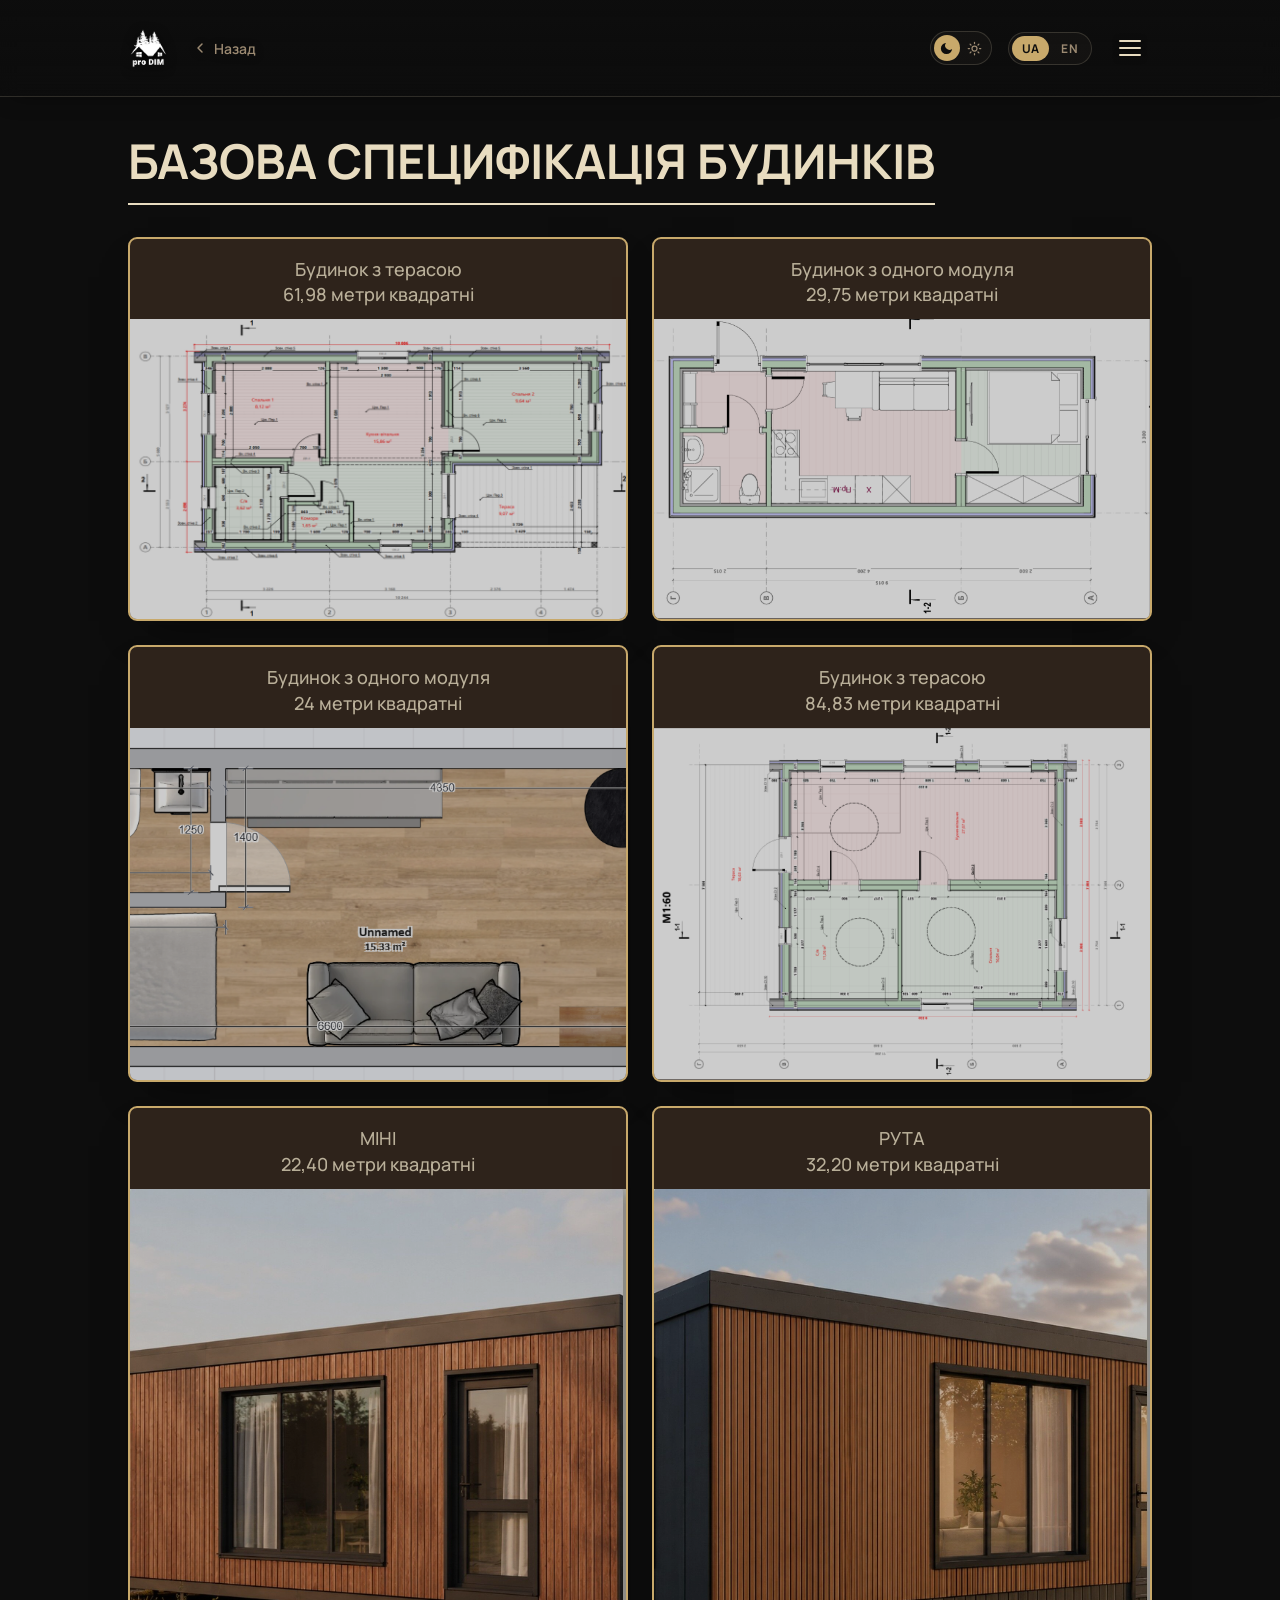
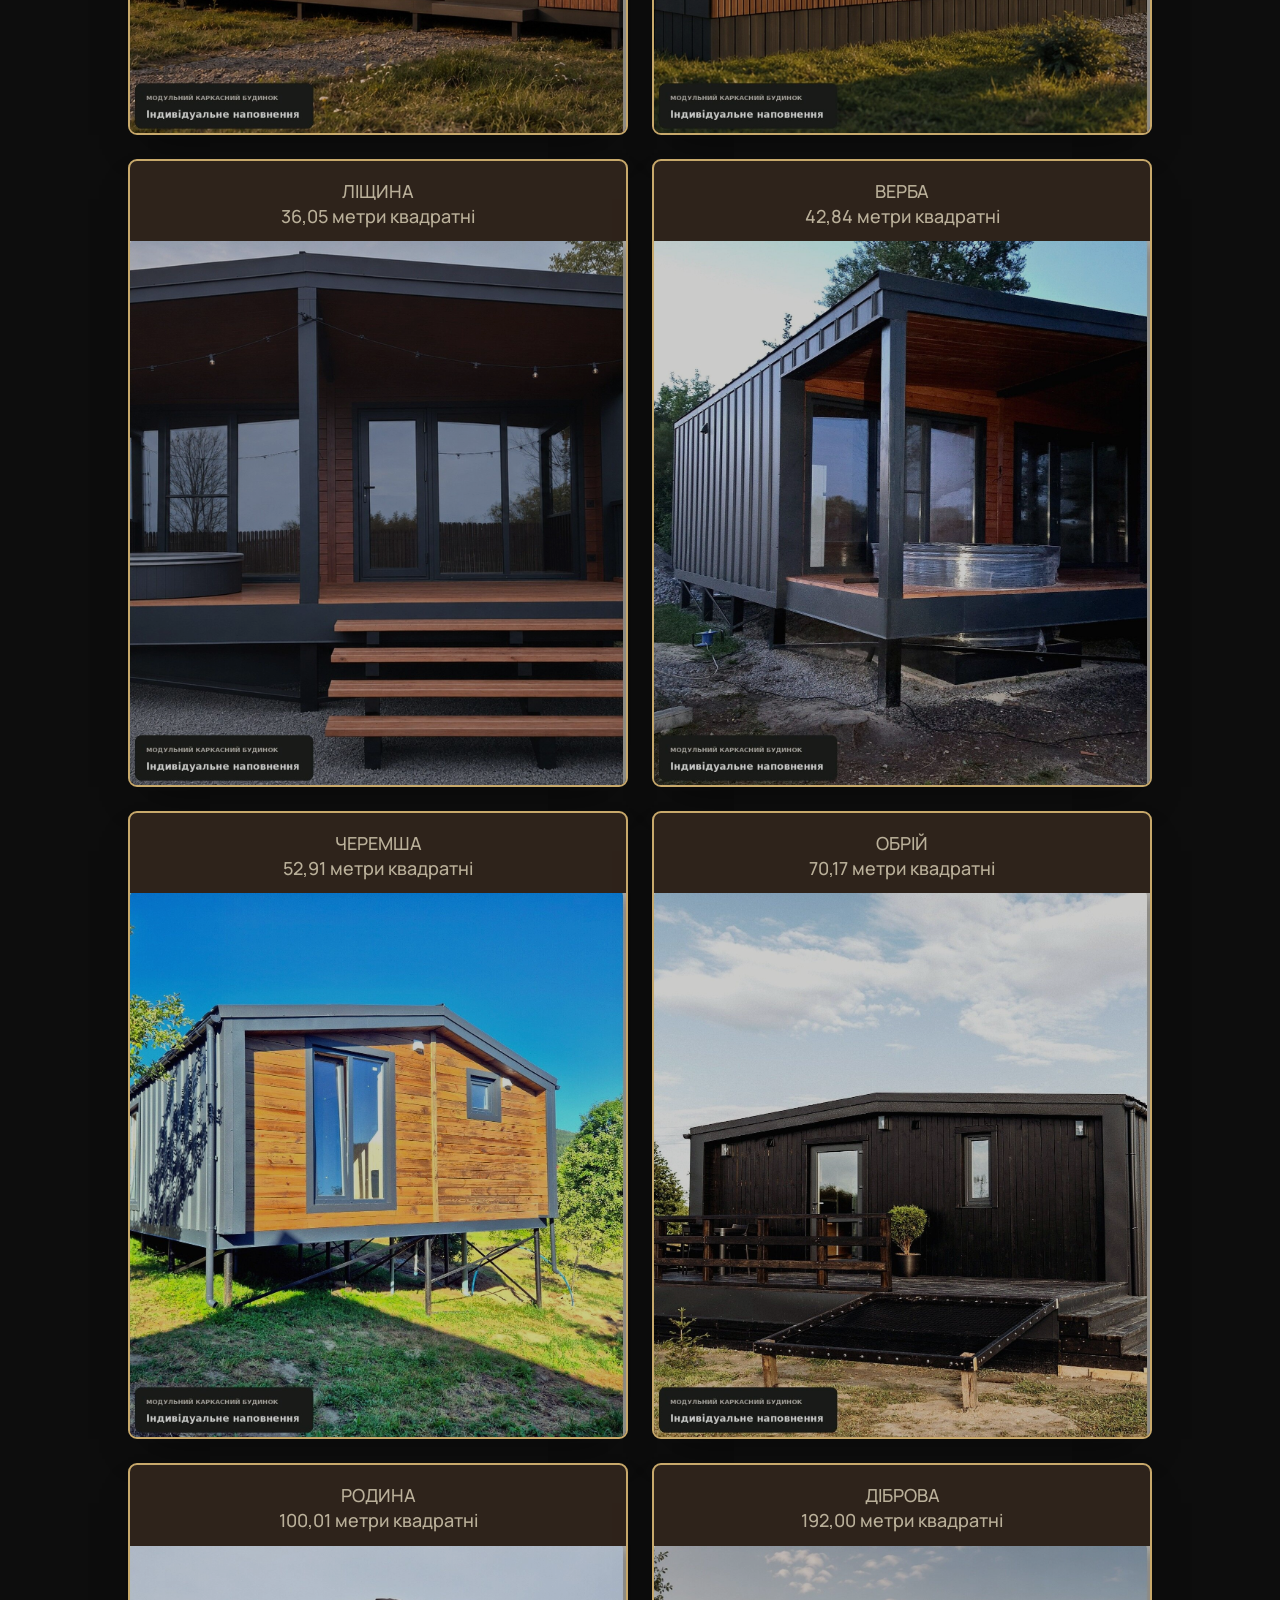
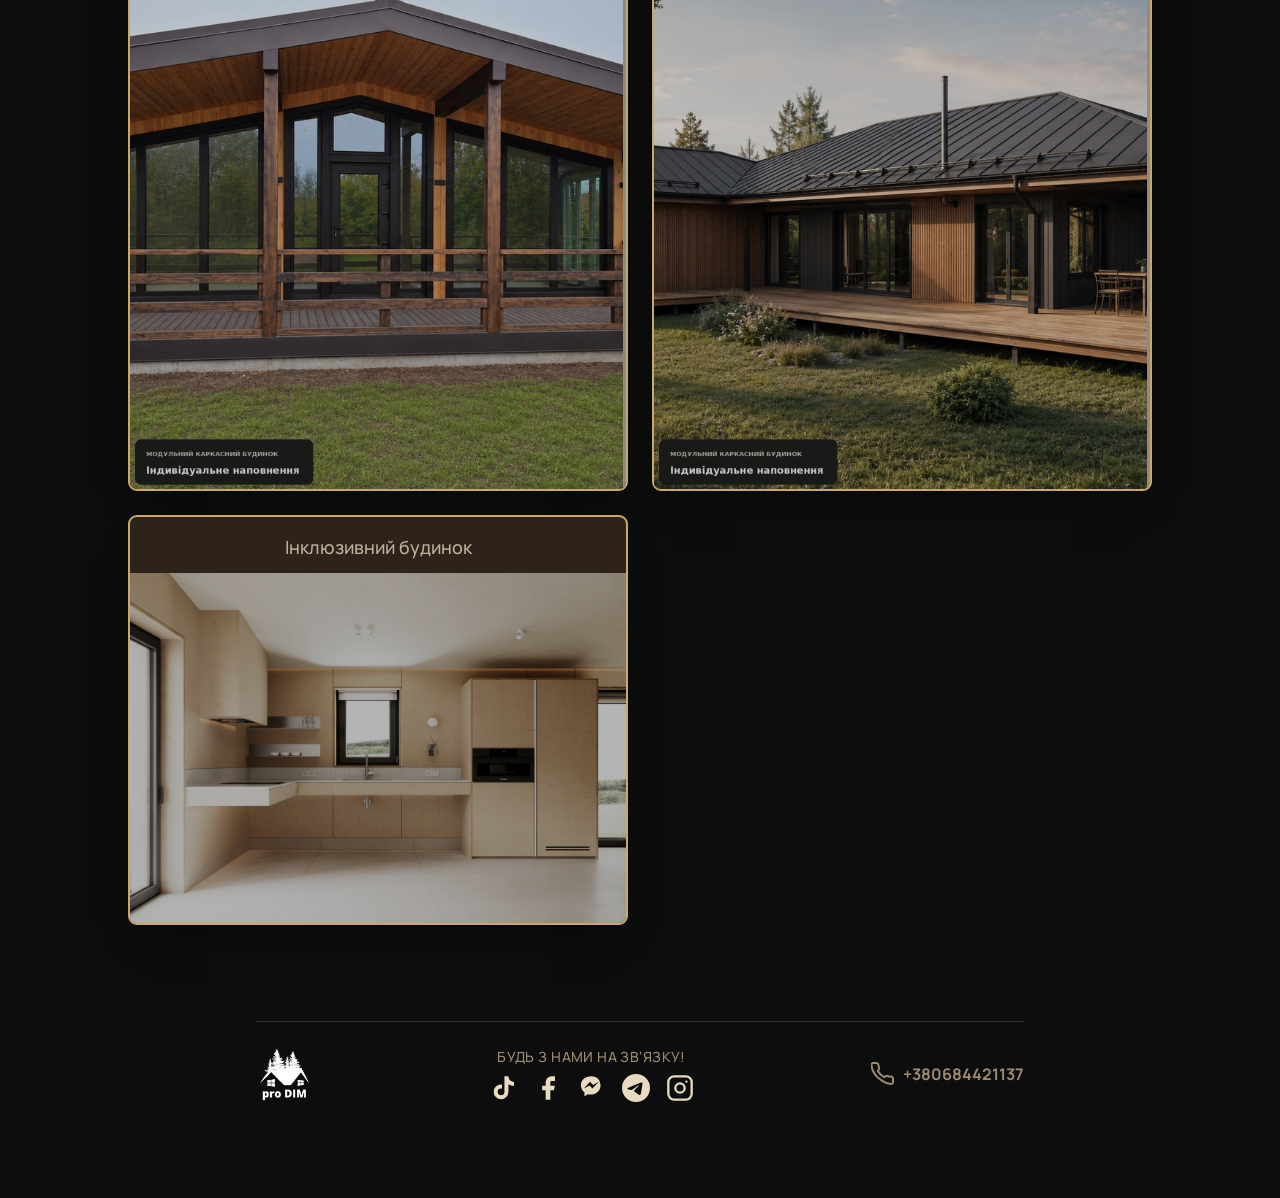
<file: spec.html>
<!DOCTYPE html>
<html lang="uk">
<head>
<script>(function(){var t=localStorage.getItem("pd-theme");if(t==="light")document.documentElement.setAttribute("data-theme","light");})();</script>
  <meta charset="UTF-8">
  <meta name="viewport" content="width=device-width, initial-scale=1.0">
  <title>pro DIM — Базова специфікація будинків</title>
  <meta name="description" content="Базова специфікація будинків proDIM — характеристики каркасу, покрівлі, підлоги, електрики та сантехніки.">
  <link rel="canonical" href="https://prodim.chernihiv.ua/spec.html">
  <meta property="og:type" content="website">
  <meta property="og:title" content="pro DIM — Базова специфікація будинків">
  <meta property="og:description" content="Базова специфікація будинків proDIM — характеристики каркасу, покрівлі, підлоги, електрики та сантехніки.">
  <meta property="og:image" content="https://prodim.chernihiv.ua/img/spec.png">
  <meta property="og:url" content="https://prodim.chernihiv.ua/spec.html">
  <meta name="twitter:card" content="summary_large_image">
  <link rel="apple-touch-icon" href="logo.png">
  <link rel="icon" href="logo.png" type="image/png">
  <link href="https://fonts.googleapis.com/css2?family=Manrope:wght@500;700&display=swap" rel="stylesheet">
  <link rel="stylesheet" href="common.css">
  <link rel="stylesheet" href="spec.css">
<script src="i18n.js" defer></script>
<script src="theme.js" defer></script>
</head>
<body>

  <input type="checkbox" id="pd-nav-toggle" hidden>

  <header class="pd-header">
    <div class="pd-header-left">
    <a href="index.html" class="pd-logo"><img src="logo.png" alt="pro DIM"></a>
    <button class="pd-back" onclick="history.back()" aria-label="Назад" type="button">
      <svg width="16" height="16" viewBox="0 0 24 24" fill="none" stroke="currentColor" stroke-width="2.2" stroke-linecap="round" stroke-linejoin="round"><path d="M15 18l-6-6 6-6"/></svg>
      <span data-en="Back">Назад</span>
    </button>
    </div>
    <div class="pd-header-right">
    <div class="pd-theme-toggle">
      <span class="pd-theme-btn active" data-theme="dark" aria-label="Темна тема"><svg viewBox="0 0 24 24" fill="currentColor"><path d="M21 12.79A9 9 0 1111.21 3 7 7 0 0021 12.79z"/></svg></span>
      <span class="pd-theme-btn" data-theme="light" aria-label="Світла тема"><svg viewBox="0 0 24 24" fill="none" stroke="currentColor" stroke-width="2" stroke-linecap="round"><circle cx="12" cy="12" r="4"/><path d="M12 2v2M12 20v2M4.93 4.93l1.41 1.41M17.66 17.66l1.41 1.41M2 12h2M20 12h2M6.34 17.66l-1.41 1.41M19.07 4.93l-1.41 1.41"/></svg></span>
    </div>
    <div class="pd-lang-toggle">
      <span class="pd-lang-btn" data-lang="uk">UA</span>
      <span class="pd-lang-btn" data-lang="en">EN</span>
    </div>
    <label for="pd-nav-toggle" class="pd-burger" aria-label="Відкрити меню">
      <span></span><span></span><span></span>
    </label>
  </div>
  </header>

  <div class="pd-nav-overlay">
    <label for="pd-nav-toggle" class="pd-nav-bg" aria-label="Закрити меню"></label>
    <label for="pd-nav-toggle" class="pd-nav-close" aria-label="Закрити меню">
      <svg width="16" height="16" viewBox="0 0 24 24" fill="none" stroke="currentColor" stroke-width="2.4" stroke-linecap="round"><path d="M6 6l12 12M18 6L6 18"/></svg>
    </label>
    <nav class="pd-nav">
        <a href="index.html" data-en="Home">Головна</a>
        <a href="catalog.html" data-en="Catalog">Каталог</a>
        <a href="about.html" data-en="About us">Про нас</a>
        <a href="projects.html" data-en="Our Projects">Реалізовані проєкти</a>
        <a href="offer.html" data-en="Commercial Offer">Комерційна пропозиція</a>
        <a href="contact.html" data-en="Contact">Контакти</a>
    </nav>
  </div>


  <main class="pd-page">
    <h1 data-en="BASIC HOME SPECIFICATIONS">БАЗОВА СПЕЦИФІКАЦІЯ БУДИНКІВ</h1>

    <div class="grid">
      <a href="house.html?project=house61" class="card">
        <h3 data-en="House with a terrace<br>61.98 m&sup2;">Будинок з терасою<br>61,98 метри квадратні</h3>
        <img src="img/spec-61.png" alt="Будинок з терасою 61,98 м²">
        <small></small>
      </a>
      <a href="house.html?project=house29" class="card">
        <h3 data-en="Single-module house<br>29.75 m&sup2;">Будинок з одного модуля<br>29,75 метри квадратні</h3>
        <img src="img/spec-29.png" alt="Будинок з одного модуля 29,75 м²">
        <small></small>
      </a>
      <a href="house.html?project=house24" class="card">
        <h3 data-en="Single-module house<br>24 m&sup2;">Будинок з одного модуля<br>24 метри квадратні</h3>
        <img src="img/spec-24.png" alt="Будинок з одного модуля 24 м²">
        <small></small>
      </a>
      <a href="house.html?project=house84" class="card">
        <h3 data-en="House with a terrace<br>84.83 m&sup2;">Будинок з терасою<br>84,83 метри квадратні</h3>
        <img src="img/spec-84.png" alt="Будинок з терасою 84,83 м²">
        <small></small>
      </a>
      <a href="house.html?project=mini" class="card">
        <h3 data-en="MINI<br>22.40 m&sup2;">МІНІ<br>22,40 метри квадратні</h3>
        <img src="img/models/mini-cover.jpg" alt="МІНІ 22,40 м²">
        <small></small>
      </a>
      <a href="house.html?project=ruta" class="card">
        <h3 data-en="RUTA<br>32.20 m&sup2;">РУТА<br>32,20 метри квадратні</h3>
        <img src="img/models/ruta-cover.jpg" alt="РУТА 32,20 м²">
        <small></small>
      </a>
      <a href="house.html?project=lishchyna" class="card">
        <h3 data-en="LISHCHYNA<br>36.05 m&sup2;">ЛІЩИНА<br>36,05 метри квадратні</h3>
        <img src="img/models/lishchyna-cover.jpg" alt="ЛІЩИНА 36,05 м²">
        <small></small>
      </a>
      <a href="house.html?project=verba" class="card">
        <h3 data-en="VERBA<br>42.84 m&sup2;">ВЕРБА<br>42,84 метри квадратні</h3>
        <img src="img/models/verba-cover.jpg" alt="ВЕРБА 42,84 м²">
        <small></small>
      </a>
      <a href="house.html?project=cheremsha" class="card">
        <h3 data-en="CHEREMSHA<br>52.91 m&sup2;">ЧЕРЕМША<br>52,91 метри квадратні</h3>
        <img src="img/models/cheremsha-cover.jpg" alt="ЧЕРЕМША 52,91 м²">
        <small></small>
      </a>
      <a href="house.html?project=obriy" class="card">
        <h3 data-en="OBRIY<br>70.17 m&sup2;">ОБРІЙ<br>70,17 метри квадратні</h3>
        <img src="img/models/obriy-cover.jpg" alt="ОБРІЙ 70,17 м²">
        <small></small>
      </a>
      <a href="house.html?project=rodyna" class="card">
        <h3 data-en="RODYNA<br>100.01 m&sup2;">РОДИНА<br>100,01 метри квадратні</h3>
        <img src="img/models/rodyna-cover.jpg" alt="РОДИНА 100,01 м²">
        <small></small>
      </a>
      <a href="house.html?project=dibrova" class="card">
        <h3 data-en="DIBROVA<br>192.00 m&sup2;">ДІБРОВА<br>192,00 метри квадратні</h3>
        <img src="img/models/dibrova-cover.jpg" alt="ДІБРОВА 192,00 м²">
        <small></small>
      </a>
      <a href="inclusive.html" class="card full">
        <h3 data-en="Inclusive home">Інклюзивний будинок</h3>
        <img src="img/spec-inclusive.jpg" alt="Інклюзивний будинок">
        <small></small>
      </a>
    </div>
  </main>

  <footer class="pd-footer">
    <hr>
    <div class="pd-foot">
      <img src="logo.png" alt="pro DIM">
      <div class="pd-socials">
        <strong data-en="STAY IN TOUCH WITH US!">БУДЬ З НАМИ НА ЗВ'ЯЗКУ!</strong>
        <div class="pd-icons">
          <a href="https://www.tiktok.com/@prodim_?_r=1&_t=ZS-94xQqrTevDO" aria-label="TikTok"><svg width="28" height="28" viewBox="0 0 24 24" fill="currentColor"><path d="M19.59 6.69a4.83 4.83 0 01-3.77-4.25V2h-3.45v13.67a2.89 2.89 0 01-2.88 2.5 2.89 2.89 0 01-2.89-2.89 2.89 2.89 0 012.89-2.89c.28 0 .54.04.79.1V9.01a6.27 6.27 0 00-.79-.05 6.34 6.34 0 00-6.34 6.34 6.34 6.34 0 006.34 6.34 6.34 6.34 0 006.33-6.34V8.69a8.18 8.18 0 004.79 1.54V6.78a4.85 4.85 0 01-1.02-.09z"/></svg></a>
          <a href="https://www.facebook.com/share/18eHg71dXW/" aria-label="Facebook"><svg width="28" height="28" viewBox="0 0 24 24" fill="currentColor"><path d="M18 2h-3a5 5 0 00-5 5v3H7v4h3v8h4v-8h3l1-4h-4V7a1 1 0 011-1h3z"/></svg></a>
          <a href="viber://chat?number=%2B380684421138" aria-label="Viber"><svg width="28" height="28" viewBox="0 0 24 24" fill="currentColor"><path d="M11.4 2C6.27 2 2.5 5.28 2.5 9.64c0 2.44 1.15 4.64 3.04 6.09v3.27l2.97-1.63c.58.16 1.2.24 1.84.24h.05c5.13 0 8.9-3.28 8.9-7.64S16.53 2 11.4 2zm1 10.48l-2.55-2.72-4.98 2.72 5.48-5.82 2.61 2.72 4.91-2.72-5.47 5.82z"/></svg></a>
          <a href="https://t.me/makarenko93yuliia" aria-label="Telegram"><svg width="28" height="28" viewBox="0 0 24 24" fill="currentColor"><path d="M11.944 0A12 12 0 000 12a12 12 0 0012 12 12 12 0 0012-12A12 12 0 0012 0a12 12 0 00-.056 0zm4.962 7.224c.1-.002.321.023.465.14a.506.506 0 01.171.325c.016.093.036.306.02.472-.18 1.898-.96 6.502-1.36 8.627-.168.9-.499 1.201-.82 1.23-.696.065-1.225-.46-1.9-.902-1.056-.693-1.653-1.124-2.678-1.8-1.185-.78-.417-1.21.258-1.91.177-.184 3.247-2.977 3.307-3.23.007-.032.014-.15-.056-.212s-.174-.041-.249-.024c-.106.024-1.793 1.14-5.061 3.345-.48.33-.913.49-1.302.48-.428-.008-1.252-.241-1.865-.44-.752-.245-1.349-.374-1.297-.789.027-.216.325-.437.893-.663 3.498-1.524 5.83-2.529 6.998-3.014 3.332-1.386 4.025-1.627 4.476-1.635z"/></svg></a>
          <a href="https://www.instagram.com/_prodim_?igsh=MWplN2h5b3N5bXp5aQ==" aria-label="Instagram"><svg width="28" height="28" viewBox="0 0 24 24" fill="none" stroke="currentColor" stroke-width="2" stroke-linecap="round" stroke-linejoin="round"><rect x="2" y="2" width="20" height="20" rx="5"/><circle cx="12" cy="12" r="4"/><circle cx="17.5" cy="6.5" r="1" fill="currentColor" stroke="none"/></svg></a>
        </div>
      </div>
      <div class="pd-phone">
        <svg width="24" height="24" viewBox="0 0 24 24" fill="none" stroke="currentColor" stroke-width="2" stroke-linecap="round" stroke-linejoin="round"><path d="M22 16.92v3a2 2 0 01-2.18 2 19.79 19.79 0 01-8.63-3.07A19.5 19.5 0 013.4 11.5 19.79 19.79 0 01.34 2.84 2 2 0 012.33 1h3a2 2 0 012 1.72c.127.96.361 1.903.7 2.81a2 2 0 01-.45 2.11L6.91 8.9a16 16 0 006.29 6.29l1.27-.77a2 2 0 012.11-.45c.907.339 1.85.573 2.81.7A2 2 0 0122 16.92z"/></svg>
        <strong><a href="tel:+380684421137" class="pd-phone-n">+380684421137</a></strong>
      </div>
    </div>
  </footer>

</body>
</html>
</file>
<file: common.css>
/* =========================================================
   pro DIM — спільна дизайн-система (v2)
   ========================================================= */

:root{
  /* ===== Палітра "Rich Look" — dark, warm, luxury, timeless, elegant ===== */
  --c-bg:        #0D0D0D;
  --c-surface:   #3A2C22;
  --c-accent:    #C8A96B;
  --c-accent-dim:#8B7355;
  --c-text:      #E8DCC0;
  --c-muted:     #9C8A72;
  --c-included:  #E8DCC0;
  --c-excluded:  #5A4E40;
  --c-line:      rgba(232,220,192,.16);
  --c-card:      #2B1F1A;
  --c-bg-rgb:    13,13,13;
  --c-text-rgb:  232,220,192;
  --c-accent-rgb:200,169,107;
  --c-shadow-op: 1;

  --fs-2xs: 14px; --fs-xs: 16px; --fs-sm: 18px; --fs-md: 20px;
  --fs-lg:  24px; --fs-xl: 32px; --fs-2xl: 40px; --fs-hero:48px;

  --sp-1: 8px; --sp-2: 16px; --sp-3: 24px; --sp-4: 32px;
  --sp-5: 48px; --sp-6: 64px; --sp-7: 80px;

  /* єдина шкала бокових відступів — і для контенту, і для шапки */
  --pad-x: 128px;
  --pad-bottom: 48px;

  --radius: 9px;
  --header-h: 96px;
  --ease: .3s cubic-bezier(.4,0,.2,1);
}

/* ===== Світла тема — та сама гама, світлі й темні тони поміняні місцями ===== */
:root[data-theme="light"]{
  --c-bg:        #E8DCC0;
  --c-surface:   #FFFFFF;
  --c-accent:    #4A3527;
  --c-accent-dim:#3A2A1E;
  --c-text:      #1A1512;
  --c-muted:     #6B5540;
  --c-included:  #1A1512;
  --c-excluded:  #C2B49B;
  --c-line:      rgba(26,21,18,.22);
  --c-card:      #FFFFFF;
  --c-bg-rgb:    232,220,192;
  --c-text-rgb:  26,21,18;
  --c-accent-rgb:74,53,39;
  --c-shadow-op: 0;
}

@media (max-width:1024px){ :root{ --pad-x:48px; --header-h:88px; } }
@media (max-width:768px) { :root{ --pad-x:32px; --pad-bottom:32px; --header-h:80px; } }
@media (max-width:480px) { :root{ --pad-x:20px; --pad-bottom:28px; } }

/* ===== Reset ===== */
*,*::before,*::after{box-sizing:border-box;margin:0;padding:0}
html{-webkit-text-size-adjust:100%}
html,body{background:var(--c-bg)}
body{
  font-family:'Manrope',sans-serif;
  color:var(--c-text);
  -webkit-font-smoothing:antialiased;
  text-rendering:optimizeLegibility;
  position:relative;
  /* легка штукатурна текстура — чиста CSS/SVG, без запиту зображення */
  background-color:var(--c-bg);
  background-image:url("data:image/svg+xml,%3Csvg xmlns='http://www.w3.org/2000/svg' width='240' height='240'%3E%3Cfilter id='n'%3E%3CfeTurbulence type='fractalNoise' baseFrequency='0.68' numOctaves='3' stitchTiles='stitch' result='t'/%3E%3CfeColorMatrix in='t' type='saturate' values='0'/%3E%3CfeComponentTransfer%3E%3CfeFuncA type='linear' slope='0.5'/%3E%3C/feComponentTransfer%3E%3C/filter%3E%3Crect width='100%25' height='100%25' filter='url(%23n)'/%3E%3C/svg%3E");
  background-blend-mode:overlay;
  background-size:240px 240px;
}
a{color:inherit;text-decoration:none}
img{max-width:100%;display:block}
button{font:inherit;background:none;border:none;color:inherit;cursor:pointer}

a:focus-visible,label:focus-visible,button:focus-visible,input:focus-visible{
  outline:2px solid var(--c-accent);
  outline-offset:3px;
  border-radius:2.2px;
}

@media (prefers-reduced-motion: reduce){
  *,*::before,*::after{animation-duration:.001ms !important;transition-duration:.001ms !important}
}

/* =========================================================
   HEADER — вирівняний рівно з межами контенту, з тінню на скролі
   ========================================================= */
.pd-header{
  position:fixed;
  top:0;left:0;right:0;
  z-index:80;
  display:flex;
  align-items:center;
  justify-content:space-between;
  height:var(--header-h);
  padding:0 var(--pad-x);
  background:linear-gradient(to bottom, rgba(var(--c-bg-rgb),.9) 0%, rgba(var(--c-bg-rgb),.68) 75%, rgba(var(--c-bg-rgb),.35) 100%);
  -webkit-backdrop-filter:blur(10px);
  backdrop-filter:blur(10px);
  box-shadow:0 1px 0 var(--c-line), 0 8px 24px -12px rgba(0,0,0,calc(.6 * var(--c-shadow-op)));
}
.pd-logo{display:flex;align-items:center}
.pd-header-left{display:flex;align-items:center}
.pd-logo img{height:40px;width:auto;filter:drop-shadow(0 2px 6px rgba(0,0,0,var(--c-shadow-op)))}
:root[data-theme="light"] .pd-logo img{filter:invert(1)}

.pd-back{
  display:flex;align-items:center;gap:6px;
  margin-left:var(--sp-3);
  color:var(--c-muted);
  font-family:'Manrope',sans-serif;
  font-size:14px;font-weight:600;
  cursor:pointer;
  transition:color var(--ease);
  filter:drop-shadow(0 1px 4px rgba(0,0,0,calc(.4*var(--c-shadow-op))));
}
@media (hover:hover) and (pointer:fine){
  .pd-back:hover{color:var(--c-text)}
}
.pd-back:active{color:var(--c-text)}
@media (max-width:640px){
  .pd-back span{display:none}
  .pd-back{margin-left:var(--sp-2)}
}
:root[data-theme="light"] .pd-foot>img{filter:invert(1)}

.pd-burger{
  width:44px;height:44px;
  display:flex;flex-direction:column;align-items:center;justify-content:center;gap:5px;
  border-radius:50%;
  cursor:pointer;
  transition:background var(--ease);
  -webkit-tap-highlight-color:transparent;
}
.pd-burger span{
  width:22px;height:2px;background:var(--c-text);border-radius:2.2px;
  filter:drop-shadow(0 1px 3px rgba(0,0,0,calc(.5 * var(--c-shadow-op))));
  transition:transform var(--ease),opacity var(--ease);
}
@media (hover:hover) and (pointer:fine){
  .pd-burger:hover{background:rgba(var(--c-text-rgb),.1)}
}

/* Перемикач мови */
.pd-lang-toggle{
  display:flex;align-items:center;gap:2px;
  border:1px solid var(--c-line);
  border-radius:22px;
  padding:3px;
  background:rgba(var(--c-text-rgb),.03);
}
.pd-lang-btn{
  font-family:'Manrope',sans-serif;
  font-size:12px;font-weight:700;letter-spacing:.03em;
  color:var(--c-muted);
  padding:4px 10px;
  border-radius:18px;
  cursor:pointer;
  transition:background var(--ease), color var(--ease);
}
.pd-lang-btn.active{background:var(--c-accent);color:var(--c-bg)}
@media (hover:hover) and (pointer:fine){
  .pd-lang-btn:not(.active):hover{color:var(--c-text)}
}
.pd-header-right{display:flex;align-items:center;gap:var(--sp-2)}

/* Перемикач теми (темна / світла) */
.pd-theme-toggle{
  display:flex;align-items:center;gap:2px;
  border:1px solid var(--c-line);
  border-radius:22px;
  padding:3px;
  background:rgba(var(--c-text-rgb),.03);
}
.pd-theme-btn{
  display:flex;align-items:center;justify-content:center;
  width:26px;height:26px;
  color:var(--c-muted);
  border-radius:50%;
  cursor:pointer;
  transition:background var(--ease), color var(--ease);
}
.pd-theme-btn svg{width:15px;height:15px}
.pd-theme-btn.active{background:var(--c-accent);color:var(--c-bg)}
@media (hover:hover) and (pointer:fine){
  .pd-theme-btn:not(.active):hover{color:var(--c-text)}
}
.pd-theme-toggle-floating{
  position:static;
}

/* Обгортка для плаваючих кнопок (головна, каталог) — надійний gap замість ручних відступів */
.pd-floating-controls{
  position:fixed;top:var(--sp-2);right:var(--pad-x);
  z-index:80;
  display:flex;align-items:center;gap:var(--sp-2);
}
/* на плаваючих сторінках немає темної підложки хедера позаду —
   тому рамку/фон перемикачів робимо помітнішими самі по собі */
.pd-floating-controls .pd-theme-toggle,
.pd-floating-controls .pd-lang-toggle{
  border-color:rgba(var(--c-bg-rgb),.9);
  background:rgba(var(--c-bg-rgb),.65);
  -webkit-backdrop-filter:blur(8px);
  backdrop-filter:blur(8px);
  box-shadow:0 4px 14px -4px rgba(0,0,0,calc(.5*var(--c-shadow-op)));
}
.pd-lang-toggle-floating{
  position:static;
}

/* сторінки без фіксованого хедера (index) використовують клас no-header —
   тоді ці правила просто ніде не застосовуються */

/* =========================================================
   NAV OVERLAY — відкривається в центр, креативніше, з робочим закриттям
   ========================================================= */
#pd-nav-toggle{position:absolute;opacity:0;pointer-events:none}

.pd-nav-overlay{
  position:fixed;inset:0;
  z-index:90;
  visibility:hidden;
  opacity:0;
  transition:opacity var(--ease), visibility 0s var(--ease);
}
#pd-nav-toggle:checked ~ .pd-nav-overlay{
  visibility:visible;
  opacity:1;
  transition:opacity var(--ease);
}
.pd-nav-bg{
  position:absolute;inset:0;
  background:
    radial-gradient(60% 50% at 50% 45%, rgba(var(--c-accent-rgb),.10), transparent 70%),
    rgba(var(--c-bg-rgb),.96);
  -webkit-backdrop-filter:blur(10px);
  backdrop-filter:blur(10px);
  cursor:pointer;
}
.pd-nav{
  position:relative;
  height:100%;
  display:flex;flex-direction:column;
  align-items:center;justify-content:center;
  gap:var(--sp-3);
  pointer-events:none;
}
.pd-nav a{ pointer-events:auto; }
.pd-nav a{
  font-size:var(--fs-lg);
  font-weight:700;
  letter-spacing:.02em;
  padding:2px 2px 6px;
  position:relative;
  text-align:center;
  opacity:0;
  transform:translateY(10px);
  transition:opacity var(--ease), transform var(--ease), color var(--ease);
}
#pd-nav-toggle:checked ~ .pd-nav-overlay .pd-nav a{opacity:1;transform:translateY(0)}
.pd-nav a:nth-child(1){transition-delay:.05s}
.pd-nav a:nth-child(2){transition-delay:.10s}
.pd-nav a:nth-child(3){transition-delay:.15s}
.pd-nav a:nth-child(4){transition-delay:.20s}
.pd-nav a:nth-child(5){transition-delay:.25s}
.pd-nav a:nth-child(6){transition-delay:.30s}
.pd-nav a::after{
  content:'';
  position:absolute;left:50%;bottom:0;
  width:0;height:2px;
  background:var(--c-accent);
  transition:width var(--ease), left var(--ease);
}
@media (hover:hover) and (pointer:fine){
  .pd-nav a:hover::after{width:100%;left:0}
  .pd-nav a:hover{color:var(--c-accent)}
}
.pd-nav a:active{color:var(--c-accent)}

/* Кнопка закриття — окреме, явно клікабельне коло з іконкою X */
.pd-nav-close{
  position:absolute;top:var(--sp-3);right:var(--pad-x);
  width:44px;height:44px;
  display:flex;align-items:center;justify-content:center;
  border-radius:50%;
  border:1px solid var(--c-line);
  color:var(--c-text);
  cursor:pointer;
  transition:background var(--ease), border-color var(--ease), transform var(--ease);
}
@media (hover:hover) and (pointer:fine){
  .pd-nav-close:hover{background:rgba(var(--c-accent-rgb),.12);border-color:var(--c-accent);color:var(--c-accent)}
}
.pd-nav-close:active{transform:scale(.92)}

/* Бургер → хрестик, коли меню відкрите */
#pd-nav-toggle:checked ~ .pd-header .pd-burger span:nth-child(1){transform:translateY(7px) rotate(45deg)}
#pd-nav-toggle:checked ~ .pd-header .pd-burger span:nth-child(2){opacity:0}
#pd-nav-toggle:checked ~ .pd-header .pd-burger span:nth-child(3){transform:translateY(-7px) rotate(-45deg)}

/* =========================================================
   FOOTER
   ========================================================= */
.pd-footer{
  padding:var(--sp-5) var(--pad-x) var(--pad-bottom);
  margin-top:var(--sp-5);
  background:linear-gradient(to top, rgba(var(--c-bg-rgb),.9) 0%, rgba(var(--c-bg-rgb),.5) 60%, transparent 100%);
  position:relative;
}
.pd-footer hr{border:none;border-top:1px solid var(--c-line);margin-bottom:var(--sp-3)}
.pd-foot{display:flex;align-items:center;justify-content:space-between;gap:var(--sp-3);flex-wrap:wrap}
.pd-foot > img{height:56px}
.pd-socials{display:flex;flex-direction:column;align-items:center;gap:var(--sp-1)}
.pd-socials strong{font-size:var(--fs-2xs);color:var(--c-muted);font-weight:500;letter-spacing:.03em;text-align:center}
.pd-icons{display:flex;gap:var(--sp-2)}
.pd-icons a{display:flex;color:var(--c-text);transition:transform var(--ease),color var(--ease)}
@media (hover:hover) and (pointer:fine){
  .pd-icons a:hover{color:var(--c-accent);transform:translateY(-2px)}
}
.pd-icons a:active{color:var(--c-accent)}
.pd-phone{display:flex;align-items:center;gap:var(--sp-1)}
.pd-phone-n{font-size:var(--fs-xs);font-weight:700}
@media (hover:hover) and (pointer:fine){
  .pd-phone-n:hover{color:var(--c-accent)}
}
.pd-phone-n:active{color:var(--c-accent)}

@media (max-width:640px){
  .pd-foot{flex-direction:column;text-align:center}
}

/* Відступ під фіксовану шапку для контентних сторінок */
.pd-page{padding-top:calc(var(--header-h) + var(--sp-4))}

/* =========================================================
   Інтерактив карток/секцій — темніше + легке стиснення,
   з якорем трансформації в той бік, куди картка "впирається"
   ========================================================= */
.card, .section{
  transition:transform var(--ease), box-shadow var(--ease);
  transform-origin:center;
  box-shadow:0 20px 40px -20px rgba(0,0,0,calc(.55 * var(--c-shadow-op)));
}
@media (hover:hover) and (pointer:fine){
  .card:hover, .section:hover{transform:scale(.975); box-shadow:0 12px 28px -16px rgba(0,0,0,calc(.65 * var(--c-shadow-op)))}
}
.card:active, .section:active{transform:scale(.975)}

.card.left, .section.edge-left  { transform-origin:left center; }
.card.right, .section.edge-right{ transform-origin:right center; }
.section.edge-top   { transform-origin:top center; }
.section.edge-bottom{ transform-origin:bottom center; }
</file>
<file: altanka.css>
*, *::before, *::after { box-sizing: border-box; margin: 0; padding: 0; }

body {
  background: var(--c-bg);
  font-family: 'Manrope', sans-serif;
  color: var(--c-muted);
  padding: 0 128px 48px;
}




/* ── HEADING ── */
h1 {
  color: var(--c-text);
  font-size: 48px;
  font-weight: 700;
  padding-bottom: 10px;
  border-bottom: 2px solid var(--c-text);
  margin-bottom: 32px;
  display: inline-block;
}

/* ── GRID ── */
.grid {
  display: grid;
  grid-template-columns: 1fr 1fr;
  gap: 24px;
}

.card.center {
  grid-column: 1 / 2;
  justify-self: center;
  width: 100%;
}

/* ── CARD ── */
.card {
  min-height: 280px;
  border: 2px solid var(--c-accent);
  border-radius: 9px;
  background: var(--bg) center / cover no-repeat;
  overflow: hidden;
  position: relative;
  text-decoration: none;
  display: flex;
  align-items: center;
  justify-content: center;
}

.card::before {
  content: '';
  position: absolute;
  inset: 0;
  background: rgba(0,0,0,.3);
  transition: background .3s ease;
}

.card span {
  position: relative;
  z-index: 1;
  color: #fff;
  font-size: 32px;
  font-weight: 700;
  text-align: center;
  line-height: 1.2;
  letter-spacing: .02em;
  transition: transform .3s ease;
}

.card small {
  position: absolute;
  bottom: 32px;
  left: 50%;
  transform: translateX(-50%) translateY(8px);
  color: #A0A6AD;
  font-size: 24px;
  font-weight: 500;
  white-space: nowrap;
  text-align: center;
  line-height: 1.4;
  opacity: 0;
  transition: opacity .3s, transform .3s;
  z-index: 2;
}@media (hover:hover) and (pointer:fine){
  .card:hover::before { background: rgba(0,0,0,.8); }
}@media (hover:hover) and (pointer:fine){
  .card:hover small { opacity: 1; transform: translateX(-50%) translateY(0); }
}

/* ── FOOTER ── */
footer { margin-top: 32px; }

hr { width: 1140px; max-width: 100%; margin: 0 auto 32px; border: none; border-top: 1px solid var(--c-muted); }

.foot { display: flex; align-items: center; justify-content: space-between; }
.foot > img { height: 80px; }

.socials { display: flex; flex-direction: column; align-items: center; gap: 16px; }
.socials strong { color: var(--c-text); font-size: 20px; font-weight: 700; letter-spacing: .05em; }

.icons { display: flex; gap: 20px; align-items: center; }
.icons a { display: flex; opacity: .85; transition: opacity .2s; }@media (hover:hover) and (pointer:fine){
  .icons a:hover { opacity: 1; }
}

.phone { display: flex; align-items: center; gap: 12px; color: var(--c-text); text-decoration: none; }
.phone strong { font-size: 24px; font-weight: 700; }

.phone-n {
  text-decoration: none;
  color: var(--c-text);
  transition: 0.3s;
}@media (hover:hover) and (pointer:fine){
  .phone-n:hover {
  color: var(--c-muted);
}
}

/* ── TABLET ── */
@media (max-width: 1024px) {
  body { padding: 0 48px 40px; }
  h1 { font-size: 40px; }
  nav { width: 300px; }
  hr { width: 100%; }
}

/* ── MOBILE ── */
@media (max-width: 768px) {
  body { padding: 0 32px 32px; }

  h1 { font-size: 32px; margin-bottom: 24px; }

  nav { width: 100%; padding: 80px 24px 32px; }

  .grid { grid-template-columns: 1fr; gap: 16px; }
  .card.center { grid-column: 1; width: 100%; justify-self: stretch; }

  .card { min-height: 180px; }
  .card span { font-size: 28px; }

  .card::before { background: rgba(0,0,0,.45); }@media (hover:hover) and (pointer:fine){
  .card:hover::before { background: rgba(0,0,0,.45); }
}@media (hover:hover) and (pointer:fine){
}
  .card:active { transform: scale(.97); }

  hr { width: 100%; margin-bottom: 20px; }
  .foot { flex-wrap: wrap; }
  .foot > img { height: 56px; order: 1; }
  .phone { order: 2; }
  .phone strong { font-size: 16px; }
  .socials { order: 3; width: 100%; margin-top: 20px; }
  .socials strong { font-size: 16px; }
}

@media (max-width: 480px) {
  body { padding: 0 20px 24px; }
  h1 { font-size: 28px; }
  .card span { font-size: 24px; }
  .icons { gap: 14px; }
}


/* тап-фідбек для сенсорних екранів (дзеркалить :hover, але не залипає) */
.card:active::before { background: rgba(0,0,0,.8); }
.card:active small { opacity: 1; transform: translateX(-50%) translateY(0); }
.card:active::before { background: rgba(0,0,0,.45); }
.card:active span { transform: none; }
</file>
<file: catalog.css>
*, *::before, *::after { box-sizing: border-box; margin: 0; padding: 0; }

body {
  background: var(--c-bg);
  font-family: 'Manrope', sans-serif;
  display: flex;
  align-items: center;
  justify-content: center;
  min-height: 100vh;
  gap: 0;
  padding: 0 128px;
  position: relative;
}

.logo-wrap {
  flex-shrink: 0;
  display: flex;
  align-items: center;
  justify-content: center;
  padding: 0 40px;
  z-index: 2;
  transition: transform .3s ease;
}

:root[data-theme="light"] .logo-wrap img{filter:invert(1)}

.logo-wrap img {
  height: 120px;
  filter: drop-shadow(0 4px 16px rgba(0,0,0,calc(.7 * var(--c-shadow-op))));
}

@media (hover:hover) and (pointer:fine){
  .logo-wrap:hover { transform: scale(1.06); }
}
.logo-wrap:active { transform: scale(1.06); }

.card {
  flex: 1;
  border: 2px solid var(--c-accent);
  border-radius: 9px;
  background: var(--bg) center / cover no-repeat;
  overflow: hidden;
  position: relative;
  text-decoration: none;
  display: flex;
  align-items: center;
  justify-content: center;
}

.card.left {
  height: calc(100vh - 128px);
  align-self: flex-end;
  margin-bottom: 0;
  border-radius:9px 8px 0 0;
  border-bottom: none;
  transform-origin: bottom center;
}

.card.right {
  height: calc(100vh - 128px);
  align-self: flex-start;
  margin-top: 0;
  border-radius:0 0 8px 8px;
  border-top:none;
  transform-origin: top center;
}

.card::before {
  content: '';
  position: absolute;
  inset: 0;
  background: rgba(0,0,0,0.3);
  transition: background .3s ease;
}

.card span {
  color: #fff;
  font-size: 48px;
  font-weight: 700;
  letter-spacing: .04em;
  position: relative;
  z-index: 1;
  transition: transform .3s ease;
}

.card small {
  position: absolute;
  bottom: 48px;
  left: 50%;
  transform: translateX(-50%) translateY(20px);
  color: #A0A6AD;
  font-size: 24px;
  font-weight: 500;
  white-space: nowrap;
  text-align: center;
  line-height: 1.4;
  opacity: 0;
  transition: opacity .3s ease, transform .3s ease;
  z-index: 2;
}@media (hover:hover) and (pointer:fine){
  .card:hover::before { background: rgba(0,0,0,.8); }
}@media (hover:hover) and (pointer:fine){
  .card:hover small { opacity: 1; transform: translateX(-50%) translateY(0); }
}

/* ── TABLET / MOBILE ── */
@media (max-width: 1024px) {
  body {
    flex-direction: column;
    align-items: stretch;
    padding: 32px 0;
    min-height: 100vh;
    gap: 0;
    justify-content: flex-start;
  }

  .logo-wrap {
    order: 2;
    padding: 32px 0;
  }

  .card.left {
    order: 1;
    height: 45vh;
    align-self: stretch;
    margin-left: 0;
    margin-right: 64px;
    border-radius: 0 4px 4px 0;
    border-left: none;
    transform-origin: left center;
  }

  .card.right {
    order: 3;
    height: 45vh;
    align-self: stretch;
    margin-left: 64px;
    margin-right: 0;
    border-radius: 4.4px 0 0 4px;
    border-right: none;
    transform-origin: right center;
  }

  .card span { font-size: 32px; padding: 0 24px 32px; }
}

@media (max-width: 768px) {
  .card.left { height: 40vh; }
  .card.right { height: 40vh; }
  .card span { font-size: 28px; }
}

@media (max-width: 480px) {
  .card.left { height: 38vh; margin-right: 48px; }
  .card.right { height: 38vh; margin-left: 48px; }
  .card span { font-size: 24px; padding: 0 16px 24px; }
  .logo-wrap img { height: 80px; }
}


/* тап-фідбек для сенсорних екранів (дзеркалить :hover, але не залипає) */
.card:active::before { background: rgba(0,0,0,.8); }
.card:active small { opacity: 1; transform: translateX(-50%) translateY(0); }
</file>
<file: house.css>
*,*::before,*::after{box-sizing:border-box;margin:0;padding:0}
body{background:var(--c-bg);font-family:'Manrope',sans-serif;color:var(--c-muted);padding:0 128px 48px}
a{text-decoration:none;color:inherit}

/* ── HEADING ── */
h1{color:var(--c-text);font-size:40px;font-weight:700;line-height:1.2;padding-bottom:10px;border-bottom:2px solid var(--c-text);margin-bottom:28px;display:inline-block}
h1 small{display:block;font-size:20px;font-weight:700;color:var(--c-accent);margin-top:6px}

/* ── HERO: головне фото + мініатюри праворуч (не розтягує сторінку) ── */
.hero-wrap{display:flex;gap:12px;height:420px;margin-bottom:32px}
.hero-main{
  flex:1 1 62%;height:100%;width:auto;min-width:0;
  object-fit:cover;border-radius:var(--radius);
  border:1px solid var(--c-line);
}
.hero-thumbs{
  flex:1 1 36%;height:100%;display:grid;
  grid-template-columns:1fr 1fr;grid-auto-rows:1fr;gap:8px;
  min-height:0;overflow:hidden;
}
.hero-thumbs img{
  width:100%;height:100%;object-fit:cover;min-height:0;
  border-radius:var(--radius);border:1px solid var(--c-line);
}
@media(max-width:768px){
  .hero-wrap{flex-direction:column;height:auto}
  .hero-main{height:260px;flex:none}
  .hero-thumbs{height:180px;flex:none}
}

.blueprint-img{
  width:100%;max-width:600px;display:block;margin:0 auto 32px;
  border:1px solid var(--c-line);border-radius:var(--radius);
  background:#fff;
}

/* ── ЗОБРАЖЕННЯ (менші, заокруглені, в тон блокам сайту) ── */
.single-img{
  width:55%;
  max-width:480px;
  border:1px solid var(--c-line);
  border-radius:var(--radius);
  overflow:hidden;
  margin-bottom:32px;
  box-shadow:0 20px 40px -20px rgba(0,0,0,calc(.55 * var(--c-shadow-op)));
}
.single-img img{display:block;width:100%;height:auto}

.extra-img{
  width:42%;
  max-width:400px;
  border:1px solid var(--c-line);
  border-radius:var(--radius);
  margin:28px 0;
  display:block;
  box-shadow:0 20px 40px -20px rgba(0,0,0,calc(.55 * var(--c-shadow-op)));
}

/* ── ТАБЛИЦЯ СПЕЦИФІКАЦІЙ — у рамці-картці, з чергуванням рядків ── */
.spec-table{
  width:100%;
  border-collapse:separate;
  border-spacing:0;
  margin-bottom:32px;
  font-size:15px;
  border:1px solid var(--c-line);
  border-radius:var(--radius);
  overflow:hidden;
  background:var(--c-surface);
}
.spec-table th{
  color:var(--c-text);font-weight:700;text-align:center;
  padding:14px 12px;
  background:rgba(var(--c-accent-rgb),.08);
  border-bottom:1px solid var(--c-line);
  font-size:13px;letter-spacing:.04em;text-transform:uppercase;
}
.spec-table th:first-child{text-align:left}
.spec-table td{
  padding:12px;
  border-bottom:1px solid var(--c-line);
  text-align:center;vertical-align:top;
  color:var(--c-muted);
}
.spec-table tr:nth-child(even) td{background:rgba(255,255,255,.025)}
.spec-table td:first-child{text-align:left;color:var(--c-text);font-size:16px;font-weight:500}
.spec-table tr:last-child td{
  color:var(--c-accent);font-weight:700;font-size:17px;
  background:rgba(var(--c-accent-rgb),.07);
  border-bottom:none;
  border-top:1px solid rgba(var(--c-accent-rgb),.4);
}
.plus{color:var(--c-text);font-weight:700;font-size:16px}
.minus{color:var(--c-excluded);font-weight:700;font-size:16px}
.note{font-size:13px;color:var(--c-muted);font-weight:500;display:inline-block;margin-top:2px}

/* ── ДОДАТКОВИЙ ТЕКСТ ── */
.extra{font-size:17px;font-weight:500;line-height:1.7;margin-bottom:28px;color:var(--c-muted)}
.extra p{margin-bottom:16px}
.extra h3{color:var(--c-text);font-size:20px;font-weight:700;margin-bottom:12px}
.extra ul{padding-left:20px;margin-bottom:16px}
.extra ul li{margin-bottom:8px}
.notice{font-size:14px;font-weight:500;line-height:1.6;color:var(--c-muted);border-top:1px solid var(--c-line);padding-top:24px;margin-top:8px}
.notice p{margin-bottom:10px}
.notice strong{color:var(--c-text)}
.thanks{color:var(--c-text);font-size:18px;font-weight:700;text-align:right;margin-top:24px}

.house-gallery{
  display:grid;grid-template-columns:1fr 1fr;gap:16px;
  margin-bottom:32px;
}
.house-gallery img{
  width:100%;aspect-ratio:1;object-fit:cover;
  border:1px solid var(--c-line);border-radius:var(--radius);
  box-shadow:0 14px 28px -16px rgba(0,0,0,calc(.5 * var(--c-shadow-op)));
}
@media(max-width:768px){
  .house-gallery{grid-template-columns:1fr 1fr;gap:10px}
}

/* TABLET */
@media(max-width:1024px){
  body{padding:0 48px 40px}
  h1{font-size:32px}
  h1 small{font-size:18px}
  .single-img{width:70%}
  .extra-img{width:55%}
}

/* ── ЦІНА — три картки (як в оригінальному каталозі) ── */
.price-boxes{display:grid;grid-template-columns:repeat(3,1fr);gap:12px;margin-bottom:32px}
.price-box{background:var(--c-surface);border:1px solid var(--c-line);border-radius:var(--radius);padding:16px 18px}
.price-box span{display:block;font-size:11px;color:var(--c-muted);text-transform:uppercase;letter-spacing:.05em;margin-bottom:6px}
.price-box strong{color:var(--c-text);font-size:19px;font-weight:700}
.price-box-main{background:var(--c-accent);border-color:var(--c-accent)}
.price-box-main span{color:var(--c-bg);opacity:.75}
.price-box-main strong{color:var(--c-bg)}

/* ── ЗАГОЛОВКИ ТАБЛИЦЬ ── */
.table-block{margin-bottom:28px}
.table-title{color:var(--c-text);font-size:18px;font-weight:700;margin-bottom:12px}
.table-block .spec-table{margin-bottom:0}

/* ── СТОРІНКА 32: що можна змінити / не входить / зверніть увагу ── */
.change-info{display:grid;grid-template-columns:1fr 1fr 1fr;gap:16px;margin-top:8px;margin-bottom:16px}
.change-col{background:var(--c-surface);border:1px solid var(--c-line);border-radius:var(--radius);padding:18px 20px}
.change-col h4{color:var(--c-text);font-size:13px;font-weight:700;text-transform:uppercase;letter-spacing:.04em;margin-bottom:12px}
.change-col ul{list-style:none;padding:0}
.change-col li{color:var(--c-muted);font-size:14px;line-height:1.5;padding-left:14px;position:relative;margin-bottom:8px}
.change-col li::before{content:'•';color:var(--c-accent);position:absolute;left:0}
.change-attention{background:var(--c-accent);border-color:var(--c-accent)}
.change-attention h4{color:var(--c-bg)}
.change-attention p{color:var(--c-bg);opacity:.85;font-size:14px;line-height:1.5}
.change-turnkey{
  background:var(--c-surface);border:1px solid var(--c-line);border-left:3px solid var(--c-accent);
  border-radius:var(--radius);padding:16px 20px;margin-bottom:32px;
  display:flex;flex-wrap:wrap;gap:6px 10px;align-items:baseline;
}
.change-turnkey strong{color:var(--c-text);font-size:14px;font-weight:700}
.change-turnkey span{color:var(--c-muted);font-size:14px}

@media(max-width:1024px){
  .price-boxes{grid-template-columns:1fr}
  .change-info{grid-template-columns:1fr}
}
.house-info{margin-bottom:8px}
.house-info .tagline{color:var(--c-accent);font-size:20px;font-weight:700;margin-bottom:12px;line-height:1.35}
.house-info .description{color:var(--c-muted);font-size:16px;line-height:1.6;margin-bottom:24px}

.mini-specs{display:grid;grid-template-columns:repeat(3,1fr);gap:12px;margin-bottom:24px}
.mini-spec{
  background:var(--c-surface);border:1px solid var(--c-line);border-radius:var(--radius);
  padding:12px 14px;
}
.mini-spec span{display:block;font-size:11px;color:var(--c-muted);text-transform:uppercase;letter-spacing:.04em;margin-bottom:4px}
.mini-spec strong{color:var(--c-text);font-size:16px;font-weight:700}

.rooms-block{margin-bottom:20px}
.rooms-block h4{color:var(--c-text);font-size:13px;font-weight:700;text-transform:uppercase;letter-spacing:.04em;margin-bottom:6px}
.rooms-block p{color:var(--c-muted);font-size:15px;line-height:1.55}

.insulation-box{
  display:flex;align-items:center;justify-content:space-between;
  background:rgba(var(--c-accent-rgb),.1);border:1px solid rgba(var(--c-accent-rgb),.3);
  border-radius:var(--radius);padding:12px 16px;margin-bottom:28px;
}
.insulation-box span{font-size:12px;color:var(--c-muted);text-transform:uppercase;letter-spacing:.04em}
.insulation-box strong{color:var(--c-accent);font-size:16px;font-weight:700}

@media(max-width:768px){
  body{padding:0 32px 32px}
  h1{font-size:24px}
  h1 small{font-size:15px}
  .spec-table{font-size:14px}
  .spec-table th,.spec-table td{padding:8px 6px;font-size:13px}
  .spec-table td:first-child{font-size:14px}
  .spec-table tr:last-child td{font-size:14px}
  .single-img,.extra-img{width:100%;max-width:none}
  .extra{font-size:15px}
  .mini-specs{grid-template-columns:1fr 1fr}
  .house-info .tagline{font-size:17px}
}

@media(max-width:480px){
  body{padding:0 20px 24px}
  h1{font-size:20px}
}
</file>
<file: inclusive.css>
*{margin:0;padding:0;box-sizing:border-box}

body{
  background:var(--c-bg);
  font-family:'Manrope',sans-serif;
  padding:0 128px 48px;
  color:var(--c-text);
}

/* ── TITLE ── */
h1{
  font-size:48px;
  margin-bottom:32px;
  border-bottom:2px solid var(--c-text);
  display:inline-block;
}

/* ── GALLERY ── */
.gallery{
  display:flex;
  flex-direction:column;
  gap:32px;
}

.gallery img{
  width:100%;
  display:block;
  border: 1px solid var(--c-line);
  border-radius: var(--radius);
  box-shadow:0 20px 40px -20px rgba(0,0,0,calc(.55 * var(--c-shadow-op)));
}

.row{
  display:grid;
  grid-template-columns:1fr 1fr;
  gap:32px;
}

/* TABLET */
@media(max-width:1024px){
  body{padding:0 48px 40px}
  h1{font-size:36px}
}

/* MOBILE */
@media(max-width:768px){
  body{padding:0 32px 32px}
  h1{font-size:28px}
  .row{grid-template-columns:1fr;gap:20px}
  .gallery{gap:20px}
}

@media(max-width:480px){
  body{padding:0 20px 24px}
  h1{font-size:24px}
}
</file>
<file: offer.css>
*, *::before, *::after { box-sizing: border-box; margin: 0; padding: 0; }

body {
  background: var(--c-bg);
  font-family: 'Manrope', sans-serif;
  color: var(--c-muted);
  padding: 0 128px 48px;
}

.logo { height: 80px; display: block; margin-bottom: 32px; filter: drop-shadow(0 4px 12px rgba(0,0,0,calc(.6 * var(--c-shadow-op)))); }

main { display: flex; gap: 100px;}

article { flex: 0 0 60%; }

h1 {
  color: var(--c-text);
  font-size: 48px;
  font-weight: 700;
  line-height: 1.1;
  padding-bottom: 8px;
  border-bottom: 2px solid var(--c-text);
  margin-bottom: 28px;
  display: inline-block;
}

h1 span {
  display: block;
  font-size: 18px;
  font-weight: 500;
  color: var(--c-accent);
  margin-top: 6px;
}

h2 {
  color: var(--c-text);
  font-size: 28px;
  font-weight: 700;
  margin-bottom: 12px;
}

article > p {
  font-size: 20px;
  font-weight: 500;
  line-height: 1.6;
  margin-bottom: 28px;
}

.lead {
  font-size: 22px !important;
  font-weight: 700 !important;
  color: var(--c-text);
  margin-bottom: 20px !important;
}

mark {
  background: none;
  color: var(--c-accent);
}

ul {
  list-style: none;
  display: flex;
  flex-direction: column;
  gap: 16px;
}

ul li {
  background: var(--c-card);
  border: 1px solid var(--c-line);
  border-radius: 9px;
  padding: 18px 24px;
  text-align: center;
}

ul li strong {
  display: block;
  color: var(--c-text);
  font-size: 20px;
  font-weight: 700;
  letter-spacing: .05em;
  margin-bottom: 8px;
}

ul li span {
  font-size: 17px;
  font-weight: 500;
  line-height: 1.5;
}

/* ── ASIDE ── */
aside {
  flex: 1;
  display: flex;
  flex-direction: column;
  gap: 32px;
}

.card {
  flex: 0 0 200px;
  min-height: 200px;
  border: 2px solid var(--c-accent);
  border-radius: 9px;
  background: var(--bg) center / cover no-repeat;
  overflow: hidden;
  position: relative;
  text-decoration: none;
  display: flex;
  align-items: center;
  justify-content: center;
}

.card::before {
  content: '';
  position: absolute;
  inset: 0;
  background: rgba(0,0,0,0.3);
  transition: background .3s ease;
}

.card span {
  position: relative;
  z-index: 1;
  color: #fff;
  font-size: 36px;
  font-weight: 700;
  letter-spacing: .03em;
  text-align: center;
  line-height: 1.2;
  transition: transform .3s ease;
}

.card small {
  position: absolute;
  bottom: 32px;
  left: 50%;
  transform: translateX(-50%) translateY(10px);
  color: #A0A6AD;
  font-size: 24px;
  font-weight: 500;
  white-space: nowrap;
  text-align: center;
  line-height: 1.4;
  opacity: 0;
  transition: opacity .3s, transform .3s;
  z-index: 2;
}@media (hover:hover) and (pointer:fine){
  .card:hover::before { background: rgba(0,0,0,.8); }
}@media (hover:hover) and (pointer:fine){
  .card:hover small { opacity: 1; transform: translateX(-50%) translateY(0); }
}

/* ── FOOTER ── */
footer { margin-top: 32px; }

hr { width: 1140px; max-width: 100%; margin: 0 auto 32px; border: none; border-top: 1px solid var(--c-muted); }

.foot { display: flex; align-items: center; justify-content: space-between; }
.foot > img { height: 80px; }

.socials { display: flex; flex-direction: column; align-items: center; gap: 16px; }
.socials strong { color: var(--c-text); font-size: 20px; font-weight: 700; letter-spacing: .05em; }

.icons { display: flex; gap: 20px; align-items: center; }
.icons a { display: flex; opacity: .85; transition: opacity .2s; }@media (hover:hover) and (pointer:fine){
  .icons a:hover { opacity: 1; }
}

.phone { display: flex; align-items: center; gap: 12px; color: var(--c-text); text-decoration: none; }
.phone strong { font-size: 24px; font-weight: 700; }

.phone-n {
  text-decoration: none;
  color: var(--c-text);
  transition: 0.3s;
}@media (hover:hover) and (pointer:fine){
  .phone-n:hover {
  color: var(--c-muted);
}
}


/* ── TABLET ── */
@media (max-width: 1024px) {
  body { padding: 0 48px 40px; }
  main { gap: 48px; }
  h1 { font-size: 40px; }
  h2 { font-size: 24px; }
  article > p { font-size: 18px; }
  .card span { font-size: 30px; }
  hr { width: 100%; }
  aside { position: static; }
}

/* ── MOBILE ── */
@media (max-width: 768px) {
  body { padding: 0 32px 32px; }

  main { flex-direction: column; gap: 32px; }

  article { flex: none; width: 100%; }

  h1 { font-size: 32px; }
  h1 span { font-size: 15px; }
  h2 { font-size: 20px; }
  article > p { font-size: 16px; }
  .lead { font-size: 18px !important; }

  ul li strong { font-size: 17px; }
  ul li span { font-size: 15px; }
  ul li { padding: 14px 18px; }

  aside { gap: 16px; padding-top: 24px; }
  .card { min-height: 140px; }
  .card span { font-size: 28px; }
  .card::before { background: rgba(0,0,0,.3); }@media (hover:hover) and (pointer:fine){
  .card:hover::before { background: rgba(0,0,0,.3); }
}@media (hover:hover) and (pointer:fine){
}
  .card:active { transform: scale(.97); }

  hr { width: 100%; margin-bottom: 20px; }
  .foot { flex-wrap: wrap; }
  .foot > img { height: 56px; order: 1; }
  .phone { order: 2; }
  .phone strong { font-size: 16px; }
  .socials { order: 3; width: 100%; margin-top: 20px; }
  .socials strong { font-size: 16px; }
}

@media (max-width: 480px) {
  body { padding: 0 20px 24px; }
  h1 { font-size: 26px; }
  .card span { font-size: 24px; }
  .icons { gap: 14px; }
}


/* тап-фідбек для сенсорних екранів (дзеркалить :hover, але не залипає) */
.card:active::before { background: rgba(0,0,0,.8); }
.card:active small { opacity: 1; transform: translateX(-50%) translateY(0); }
.card:active::before { background: rgba(0,0,0,.3); }
.card:active span { transform: none; }

/* ── ПІДХІД / ПРОЦЕС (зі сторінок 2-3 каталогу) ── */
.offer-extra{padding:64px 0}
.offer-extra:first-of-type{padding-top:56px;border-top:1px solid var(--c-line)}
.offer-extra-head{max-width:640px;margin-bottom:40px}
.offer-extra-head h2{color:var(--c-text);font-size:32px;font-weight:700;margin-bottom:12px}
.offer-extra-head p{color:var(--c-muted);font-size:17px;line-height:1.55}

.approach-grid{display:grid;grid-template-columns:repeat(3,1fr);gap:20px}
.approach-card{
  background:var(--c-card);border:1px solid var(--c-line);border-radius:var(--radius);
  padding:24px;
}
.approach-card .num{display:block;color:var(--c-accent);font-size:13px;font-weight:700;letter-spacing:.04em;margin-bottom:10px}
.approach-card h3{color:var(--c-text);font-size:18px;font-weight:700;margin-bottom:8px}
.approach-card p{color:var(--c-muted);font-size:15px;line-height:1.5}

.process-grid{display:grid;grid-template-columns:repeat(4,1fr);gap:20px;margin-bottom:20px}
.process-card{
  background:var(--c-card);border:1px solid var(--c-line);border-radius:var(--radius);
  padding:24px;
}
.process-card.accent{background:var(--c-accent);border-color:var(--c-accent)}
.process-card .num{display:block;color:var(--c-accent);font-size:13px;font-weight:700;letter-spacing:.04em;margin-bottom:10px}
.process-card.accent .num{color:var(--c-bg);opacity:.75}
.process-card h3{color:var(--c-text);font-size:16px;font-weight:700;letter-spacing:.02em;margin-bottom:8px}
.process-card.accent h3{color:var(--c-bg)}
.process-card p{color:var(--c-muted);font-size:14px;line-height:1.5}
.process-card.accent p{color:var(--c-bg);opacity:.8}

.process-note{
  background:var(--c-card);border:1px solid var(--c-line);border-left:3px solid var(--c-accent);
  border-radius:var(--radius);padding:20px 24px;
}
.process-note strong{display:block;color:var(--c-accent);font-size:13px;font-weight:700;letter-spacing:.03em;text-transform:uppercase;margin-bottom:6px}
.process-note p{color:var(--c-muted);font-size:15px;line-height:1.5}

@media (max-width:1024px){
  .approach-grid{grid-template-columns:repeat(2,1fr)}
  .process-grid{grid-template-columns:repeat(2,1fr)}
}
@media (max-width:768px){
  .offer-extra{padding:40px 0}
  .offer-extra-head h2{font-size:26px}
  .approach-grid,.process-grid{grid-template-columns:1fr}
}
</file>
<file: spec.css>
*, *::before, *::after { box-sizing: border-box; margin: 0; padding: 0; }

body {
  background: var(--c-bg);
  font-family: 'Manrope', sans-serif;
  color: var(--c-muted);
  padding: 0 128px 48px;
}




/* ── HEADING ── */
h1 {
  color: var(--c-text);
  font-size: 48px;
  font-weight: 700;
  padding-bottom: 10px;
  border-bottom: 2px solid var(--c-text);
  margin-bottom: 32px;
  display: inline-block;
}

/* ── GRID ── */
.grid {
  display: grid;
  grid-template-columns: 1fr 1fr;
  gap: 24px;
}

.card.full { grid-column: 1 / 2; }

/* ── CARD ── */
.card {
  border: 2px solid var(--c-accent);
  border-radius: 9px;
  overflow: hidden;
  position: relative;
  text-decoration: none;
  display: flex;
  flex-direction: column;
  background: var(--c-surface);
  transition: transform .3s ease;
}

.card h3 {
  color: var(--c-text);
  font-size: 18px;
  font-weight: 500;
  text-align: center;
  padding: 18px 16px 12px;
  line-height: 1.4;
  transition: transform .3s ease;
  position: relative;
  z-index: 1;
}

.card img {
  width: 100%;
  display: block;
  object-fit: cover;
  flex: 1;
  min-height: 180px;
  transition: filter .3s ease;
}

.card small {
  position: absolute;
  bottom: 28px;
  left: 50%;
  transform: translateX(-50%) translateY(8px);
  color: #A0A6AD;
  font-size: 24px;
  font-weight: 500;
  white-space: nowrap;
  text-align: center;
  line-height: 1.4;
  opacity: 0;
  transition: opacity .3s, transform .3s;
  z-index: 3;
}

.card::before {
  content: '';
  position: absolute;
  inset: 0;
  background: rgba(0,0,0,0.2);
  transition: background .3s ease;
  z-index: 2;
  pointer-events: none;
}@media (hover:hover) and (pointer:fine){
  .card:hover::before { background: rgba(0,0,0,.8); }
}@media (hover:hover) and (pointer:fine){
  .card:hover { transform: scale(.98); }
}@media (hover:hover) and (pointer:fine){
  .card:hover h3 { transform: scale(.9); }
}@media (hover:hover) and (pointer:fine){
  .card:hover small { opacity: 1; transform: translateX(-50%) translateY(0); }
}

/* ── FOOTER ── */
footer { margin-top: 32px; }

hr { width: 1140px; max-width: 100%; margin: 0 auto 32px; border: none; border-top: 1px solid var(--c-muted); }

.foot { display: flex; align-items: center; justify-content: space-between; }
.foot > img { height: 80px; }

.socials { display: flex; flex-direction: column; align-items: center; gap: 16px; }
.socials strong { color: var(--c-text); font-size: 20px; font-weight: 700; letter-spacing: .05em; }

.icons { display: flex; gap: 20px; align-items: center; }
.icons a { display: flex; opacity: .85; transition: opacity .2s; }@media (hover:hover) and (pointer:fine){
  .icons a:hover { opacity: 1; }
}

.phone { display: flex; align-items: center; gap: 12px; color: var(--c-text); text-decoration: none; }
.phone strong { font-size: 24px; font-weight: 700; }

.phone-n {
  text-decoration: none;
  color: var(--c-text);
  transition: 0.3s;
}@media (hover:hover) and (pointer:fine){
  .phone-n:hover {
  color: var(--c-muted);
}
}

/* ── TABLET ── */
@media (max-width: 1024px) {
  body { padding: 0 48px 40px; }
  h1 { font-size: 40px; }
  nav { width: 300px; }
  hr { width: 100%; }
}

/* ── MOBILE ── */
@media (max-width: 768px) {
  body { padding: 0 32px 32px; }

  h1 { font-size: 32px; }

  nav { width: 100%; padding: 80px 24px 32px; }

  .grid { grid-template-columns: 1fr; }
  .card.full { grid-column: 1; }

  .card h3 { font-size: 16px; padding: 14px 12px 10px; }
  .card img { min-height: 140px; }
  .card small { font-size: 16px; bottom: 20px; }

  .card::before { background: rgba(0,0,0,.2); }@media (hover:hover) and (pointer:fine){
  .card:hover::before { background: rgba(0,0,0,.2); }
}@media (hover:hover) and (pointer:fine){
  .card:hover { transform: none; }
}@media (hover:hover) and (pointer:fine){
  .card:hover h3 { transform: none; }
}
  .card:active { transform: scale(.97); }

  hr { width: 100%; margin-bottom: 20px; }
  .foot { flex-wrap: wrap; }
  .foot > img { height: 56px; order: 1; }
  .phone { order: 2; }
  .phone strong { font-size: 16px; }
  .socials { order: 3; width: 100%; margin-top: 20px; }
  .socials strong { font-size: 16px; }
}


@media (max-width: 480px) {
  body { padding: 0 20px 24px; }
  h1 { font-size: 26px; }
  .icons { gap: 14px; }
}


/* тап-фідбек для сенсорних екранів (дзеркалить :hover, але не залипає) */
.card:active::before { background: rgba(0,0,0,.8); }
.card:active { transform: scale(.98); }
.card:active h3 { transform: scale(.9); }
.card:active small { opacity: 1; transform: translateX(-50%) translateY(0); }
.card:active::before { background: rgba(0,0,0,.2); }
.card:active { transform: none; }
.card:active h3 { transform: none; }
</file>
<file: project.css>
*, *::before, *::after { box-sizing: border-box; margin: 0; padding: 0; }

/* LIGHTBOX */
.lightbox {
  position: fixed;
  inset: 0;
  background: rgba(0,0,0,.95);
  display: flex;
  align-items: center;
  justify-content: center;
  z-index: 999;
  opacity: 0;
  pointer-events: none;
  transition: opacity .3s ease;
}

.lightbox.active {
  opacity: 1;
  pointer-events: all;
}

.lightbox-content {
  position: relative;
  width: 90%;
  height: 90%;
  display: flex;
  align-items: center;
  justify-content: center;
}

#lightbox-media {
  display: flex;
  align-items: center;
  justify-content: center;
  width: 100%;
  height: 100%;
}

#lightbox-media img,
#lightbox-media video {
  max-width: 100%;
  max-height: 100%;
  width: auto;
  height: auto;
}

/* закрити */
.lightbox-close {
  position: absolute;
  top: 20px;
  right: 20px;
  font-size: 28px;
  color: var(--c-text);
  background: none;
  border: none;
  cursor: pointer;
}

/* стрілки більші */
.lightbox .arrow {
  width: 60px;
  height: 60px;
}

.lightbox .arrow svg {
  width: 28px;
  height: 28px;
}

body {
  background: var(--c-bg);
  font-family: 'Manrope', sans-serif;
  color: var(--c-muted);
  padding: 0 128px 48px;
}




/* ── CONTENT ── */
.content {
  display: flex;
  gap: 48px;
  align-items: flex-start;
}

.text-col {
  flex: 0 0 40%;
  display: flex;
  flex-direction: column;
  gap: 20px;
}

h1 {
  color: var(--c-text);
  font-size: 40px;
  font-weight: 700;
  padding-bottom: 10px;
  border-bottom: 2px solid var(--c-text);
  line-height: 1.2;
}

.subtitle {
  color: var(--c-muted);
  font-size: 18px;
  font-weight: 500;
}

#proj-text p {
  font-size: 18px;
  font-weight: 500;
  line-height: 1.65;
  margin-bottom: 16px;
}

/* ── GALLERY ── */
.gallery-col {
  flex: 1;
  display: flex;
  flex-direction: column;
  gap: 16px;
}

.gallery-main {
  width: 100%;
  aspect-ratio: 4 / 3; /* ✅ фікс адаптиву */
  position: relative;
  border: 2px solid var(--c-accent);
  border-radius: 9px;
  overflow: hidden;
}

.gallery-main img {
  width: 100%;
  height: 100%;
  object-fit: cover; /* або contain якщо не хочеш обрізання */
  display: block;
}

.arrow {
  position: absolute;
  top: 50%;
  transform: translateY(-50%);
  background: rgba(0,0,0,.55);
  backdrop-filter: blur(6px);
  border: 1px solid rgba(255,255,255,.15);
  color: var(--c-text);
  font-size: 22px;
  width: 40px;
  height: 40px;
  border-radius: 50%;
  cursor: pointer;
  display: flex;
  align-items: center;
  justify-content: center;
  transition: background .2s;
  z-index: 2;
}
.arrow svg {
  width: 20px;
  height: 20px;
  stroke: var(--c-text);
  stroke-width: 2.5;
  fill: none;
}

.arrow {
  background: rgba(0,0,0,.35);
  backdrop-filter: blur(6px);
  border: 1px solid rgba(255,255,255,.15);
}@media (hover:hover) and (pointer:fine){
  .arrow:hover {
  background: rgba(var(--c-accent-rgb),.2);
  border-color: var(--c-accent);
}
}

.prev { left: 12px; }
.next { right: 12px; }

#main-media {
  width: 100%;
  height: 100%;
}

#main-media img,
#main-media video {
  width: 100%;
  height: 100%;
  object-fit: cover;
}

/* thumbs */
.thumb-item {
  width: 100%;
  aspect-ratio: 1 / 1;
  cursor: pointer;
  border: 2px solid transparent;
  overflow: hidden;
  border-radius: 4.4px;
}

.thumb-item img,
.thumb-item video {
  width: 100%;
  height: 100%;
  object-fit: cover;
}

.thumb-item.active {
  border-color: var(--c-accent);
}

/* ✅ ВИПРАВЛЕНІ THUMBS */
.thumbs {
  display: grid;
  grid-template-columns: repeat(4, 1fr);
  gap: 10px;
  width: 100%;
}

.thumbs img {
  width: 100%;
  aspect-ratio: 1 / 1;
  object-fit: cover;
  border-radius: 4.4px;
  border: 2px solid transparent;
  cursor: pointer;
  transition: border-color .2s, opacity .2s, transform .2s;
  opacity: .65;
}@media (hover:hover) and (pointer:fine){
  .thumbs img:hover {
  transform: scale(1.05);
}
}.thumbs img.active {
  border-color: var(--c-accent);
  opacity: 1;
}
@media (hover:hover) and (pointer:fine){
  .thumbs img:hover {
  border-color: var(--c-accent);
  opacity: 1;
}
}

/* ── FOOTER ── */
footer { margin-top: 32px; }

hr {
  width: 1140px;
  max-width: 100%;
  margin: 0 auto 32px;
  border: none;
  border-top: 1px solid var(--c-muted);
}

.foot {
  display: flex;
  align-items: center;
  justify-content: space-between;
}

.foot > img { height: 80px; }

.socials {
  display: flex;
  flex-direction: column;
  align-items: center;
  gap: 16px;
}

.socials strong {
  color: var(--c-text);
  font-size: 20px;
  font-weight: 700;
}

.icons { display: flex; gap: 20px; }

.icons a {
  display: flex;
  opacity: .85;
  transition: opacity .2s;
}@media (hover:hover) and (pointer:fine){
  .icons a:hover { opacity: 1; }
}

.phone {
  display: flex;
  align-items: center;
  gap: 12px;
}

.phone strong {
  font-size: 24px;
  font-weight: 700;
}

.phone-n {
  text-decoration: none;
  color: var(--c-text);
}@media (hover:hover) and (pointer:fine){
  .phone-n:hover { color: var(--c-muted); }
}

/* ── TABLET ── */
@media (max-width: 1024px) {
  body { padding: 0 48px 40px; }
  h1 { font-size: 32px; }
  nav { width: 300px; }
  .content { gap: 32px; }
}

/* ── MOBILE ── */
@media (max-width: 768px) {
  body { padding: 0 24px 32px; }

  nav {
    width: 100%;
    padding: 80px 24px 32px;
  }

  .content {
    flex-direction: column;
    gap: 24px;
  }

  .text-col {
    width: 100%;
    order: 2;
  }

  .gallery-col {
    order: 1;
  }

  h1 { font-size: 28px; }
  .subtitle { font-size: 16px; }
  #proj-text p { font-size: 16px; }

  hr { width: 100%; margin-bottom: 20px; }
  .foot { flex-wrap: wrap; }
  .foot > img { height: 56px; order: 1; }
  .phone { order: 2; }
  .phone strong { font-size: 16px; }
  .socials { order: 3; width: 100%; margin-top: 20px; }
  .socials strong { font-size: 16px; }
}


@media (max-width: 480px) {
  body { padding: 0 16px 24px; }
  h1 { font-size: 24px; }
}
</file>
